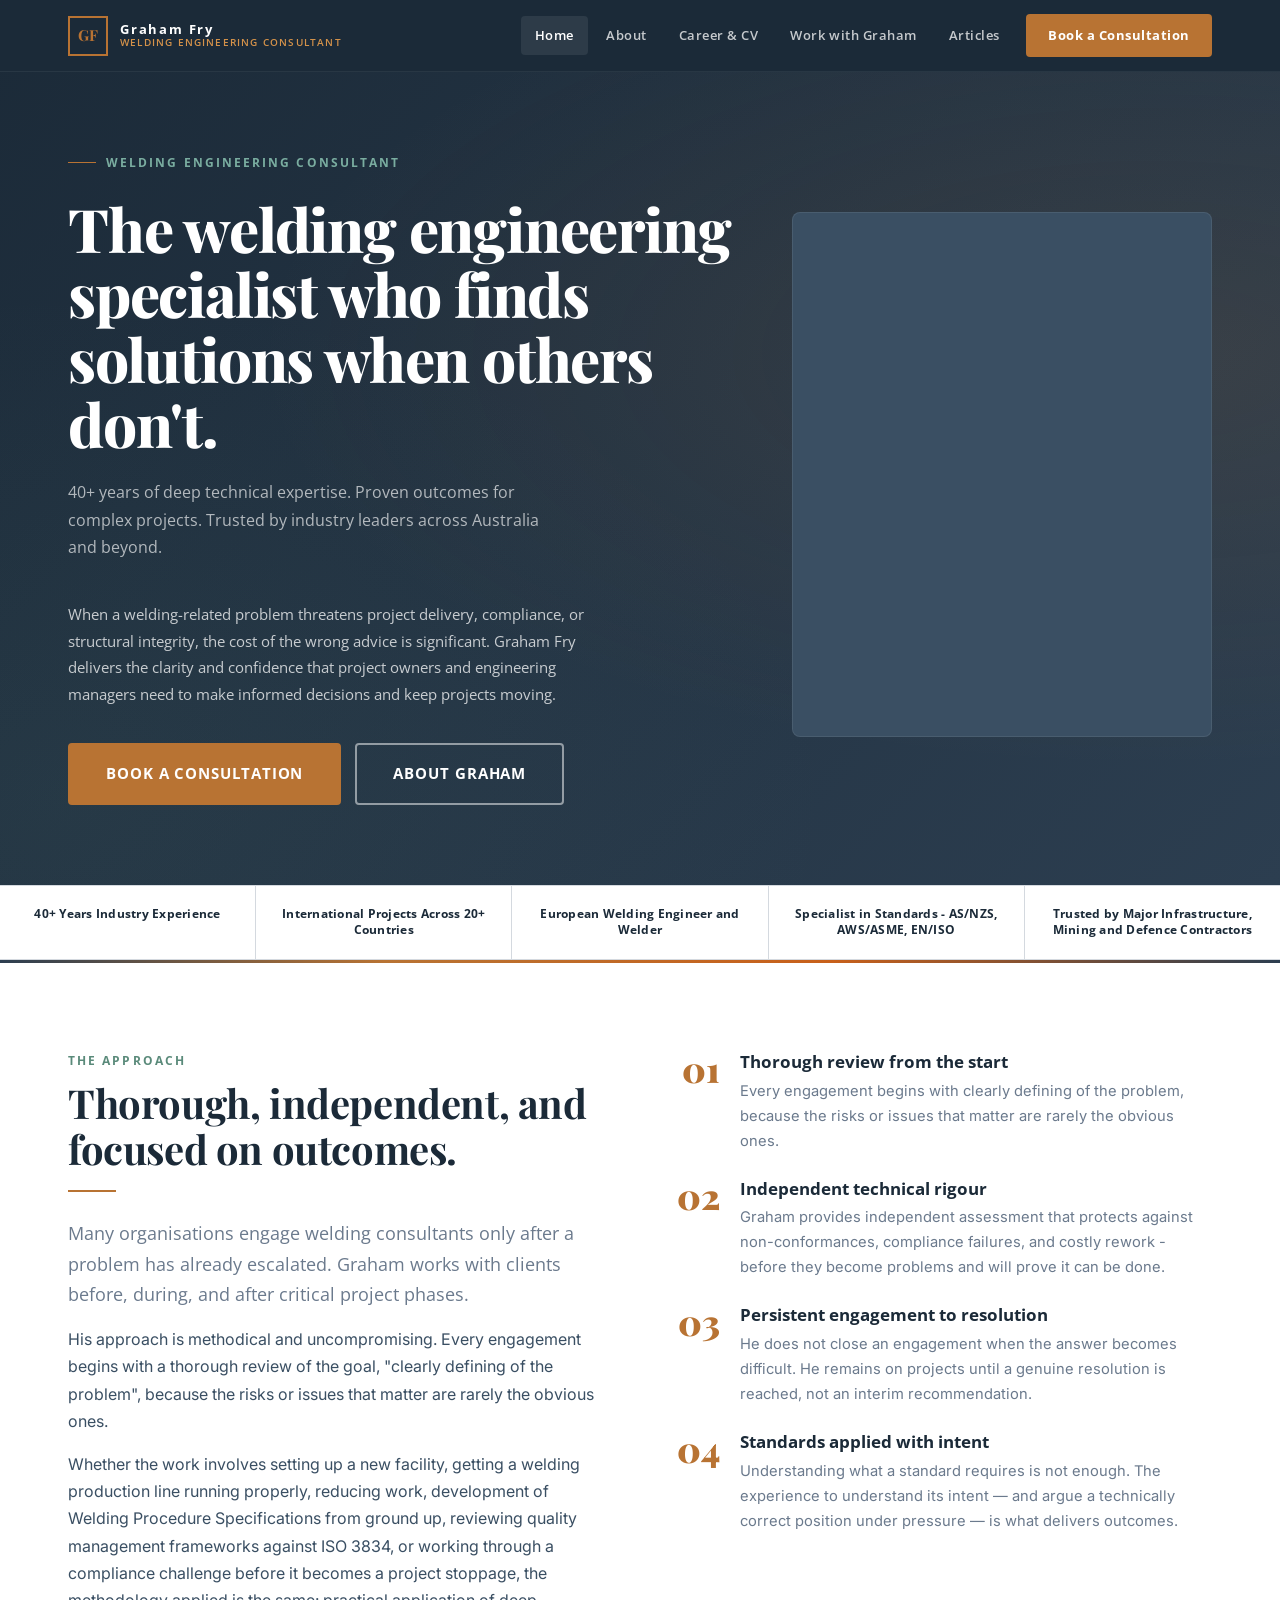
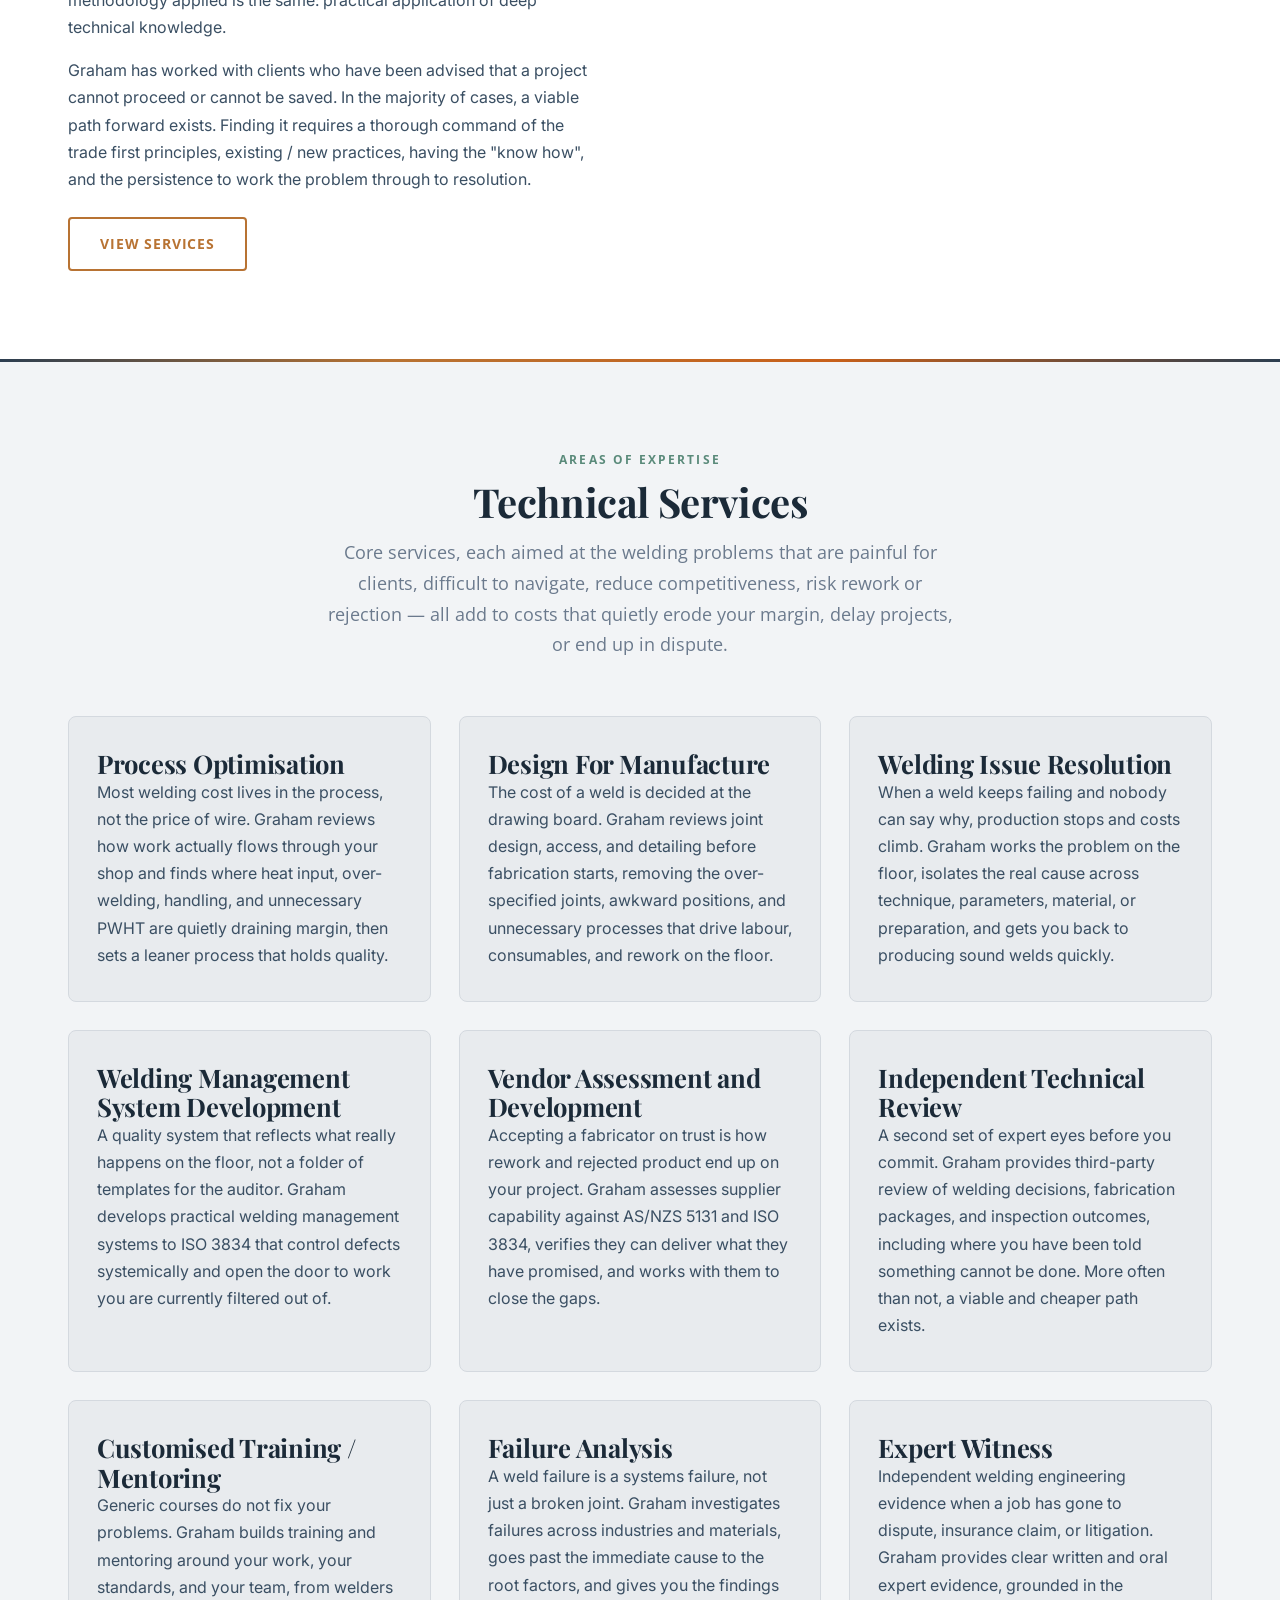
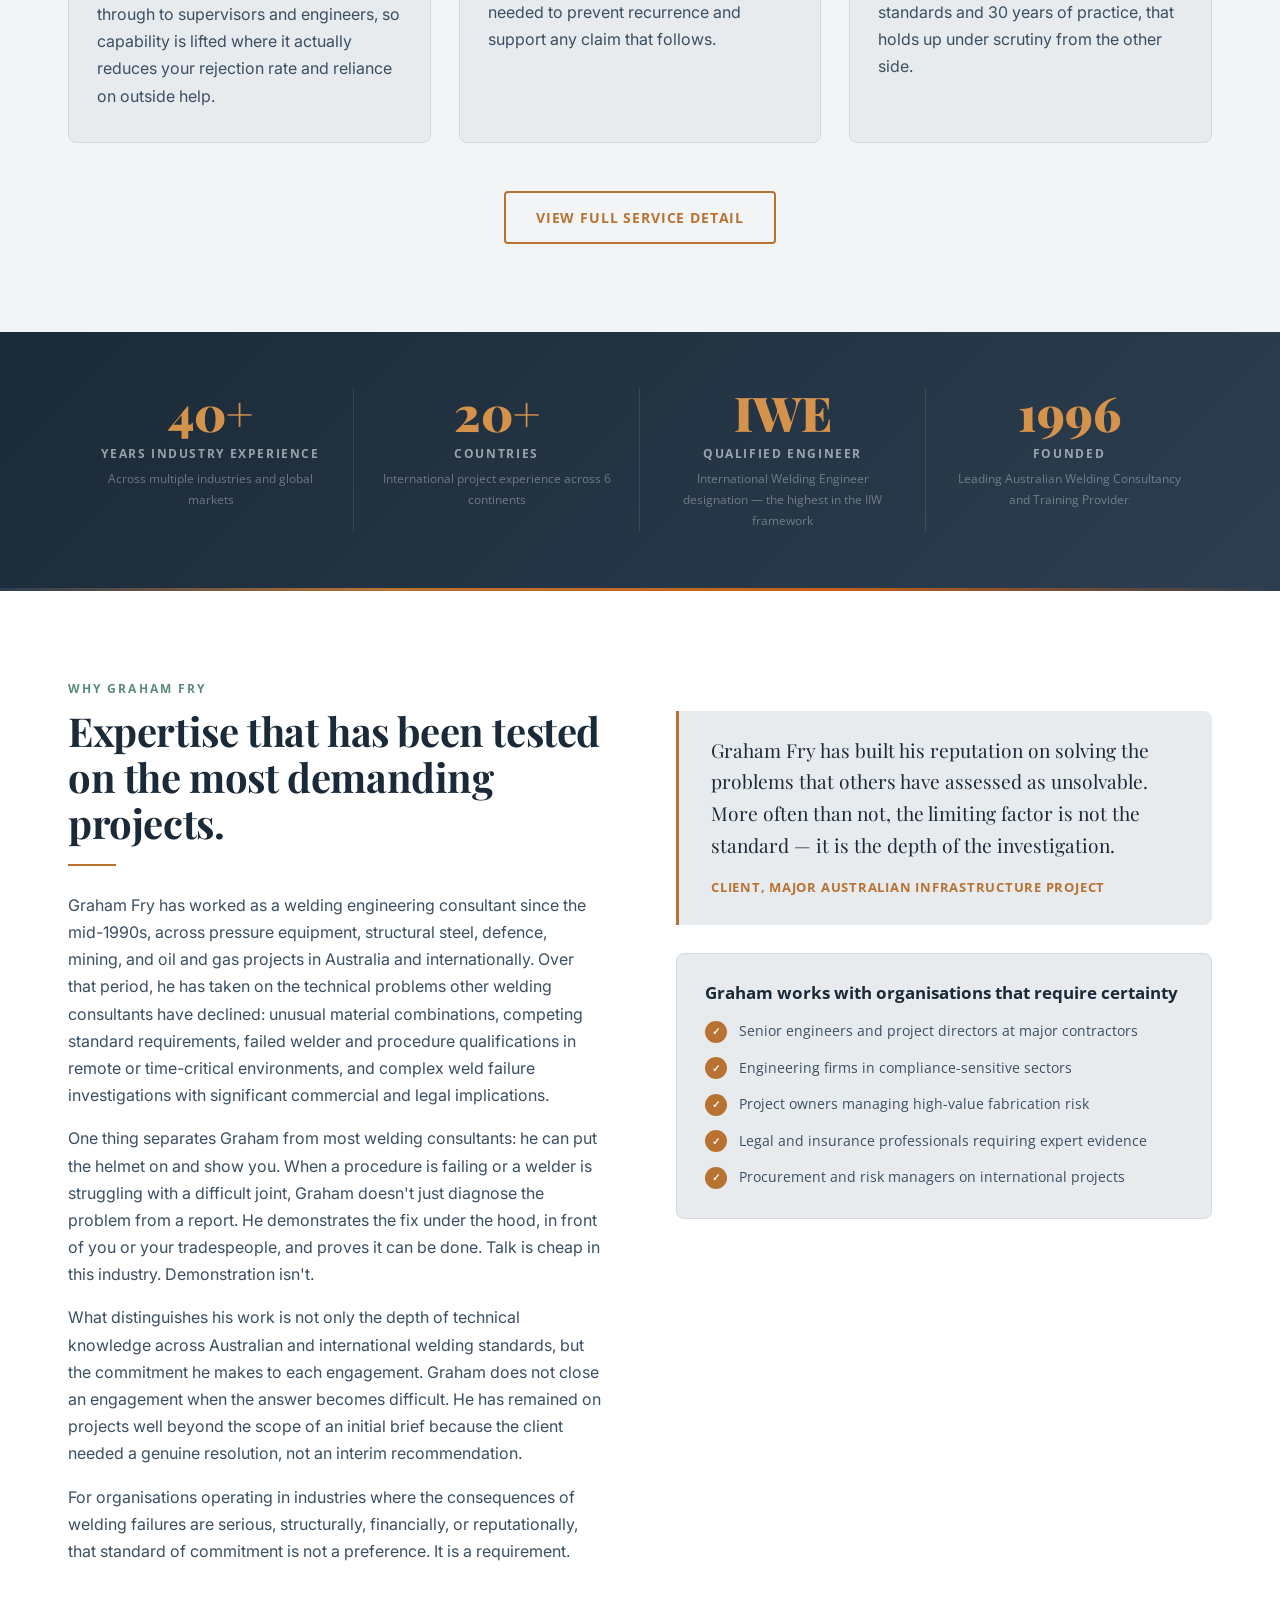
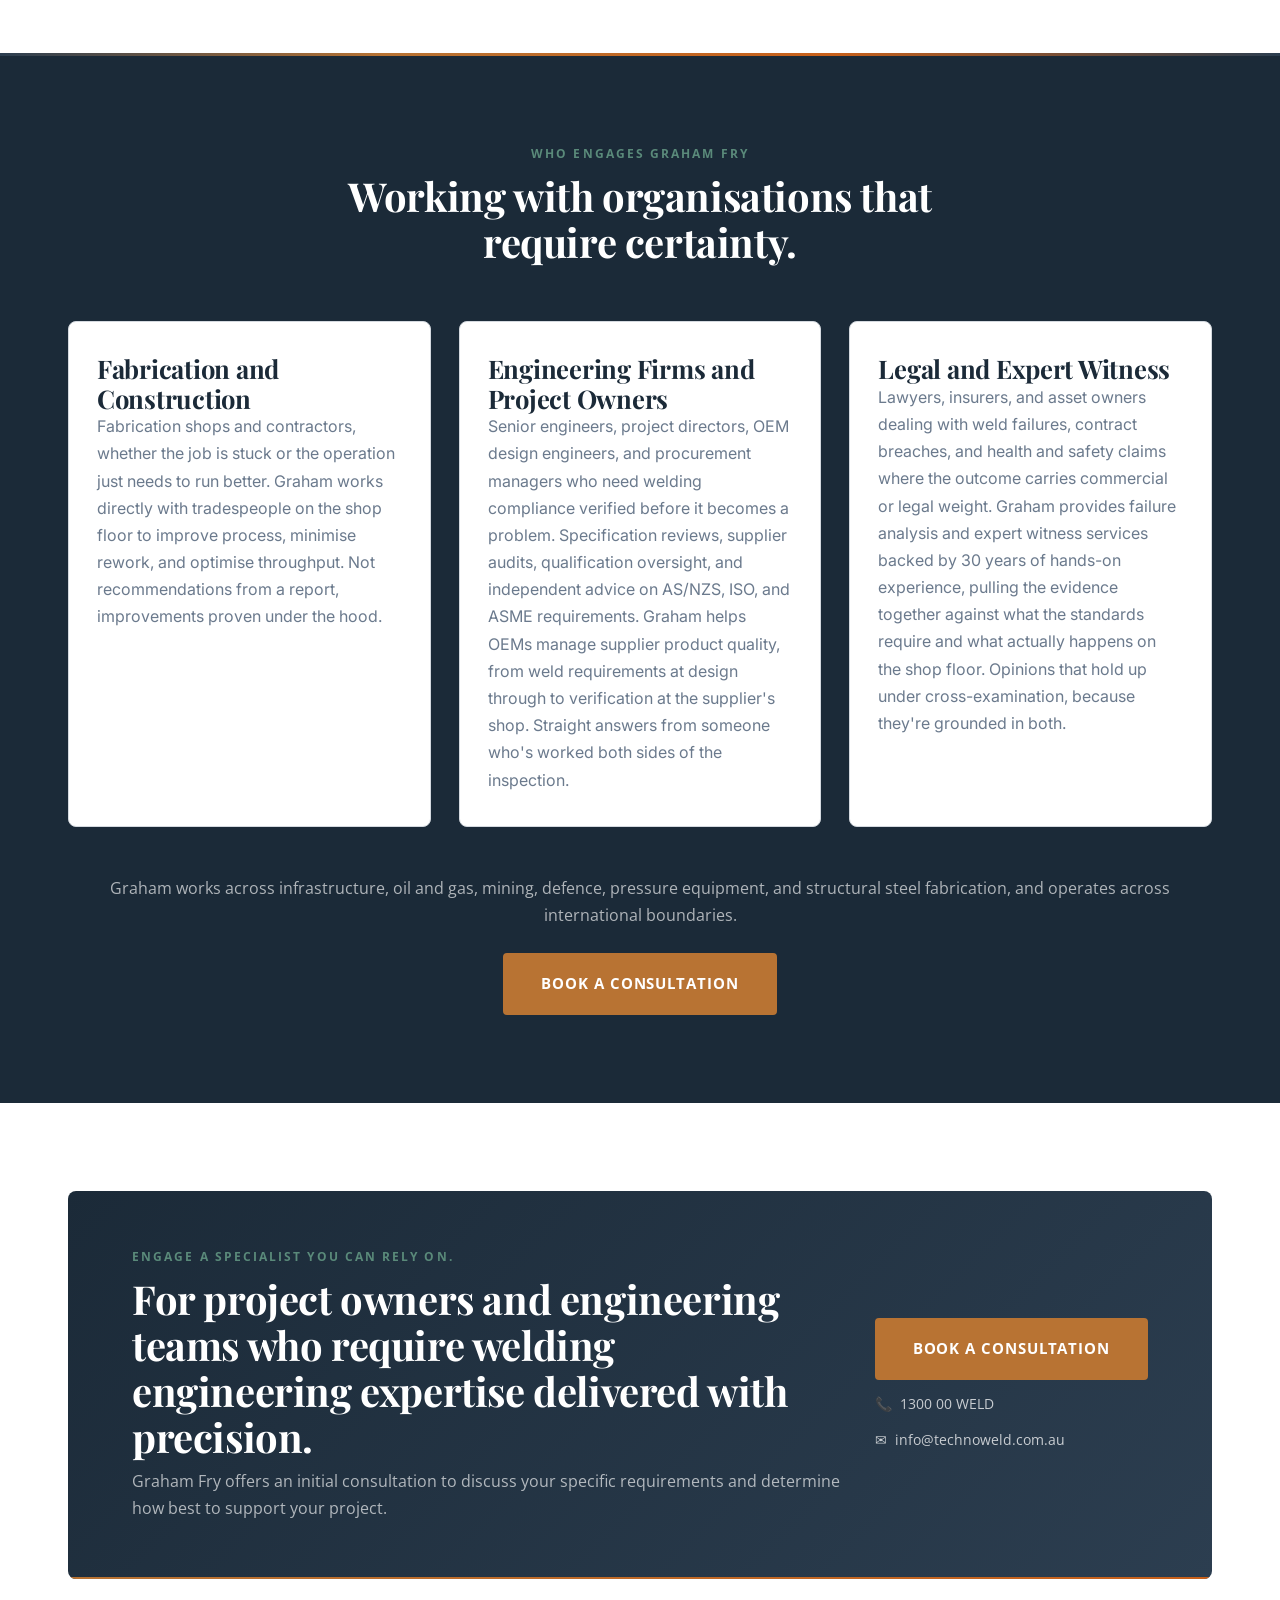
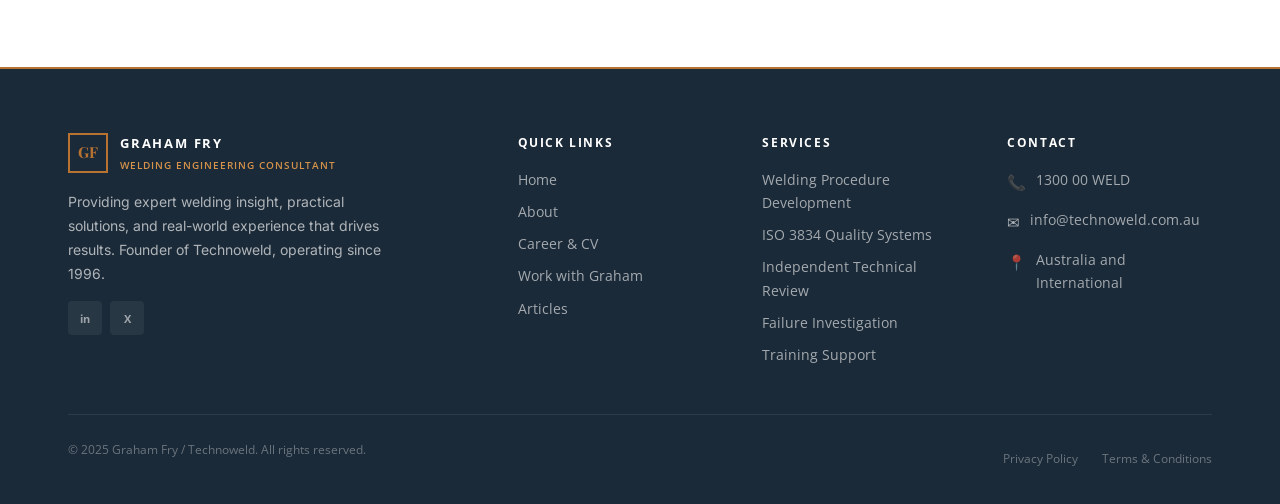
<file: index.html>
<!DOCTYPE html>
<html lang="en-AU">
<head>
  <meta charset="UTF-8" />
  <meta name="viewport" content="width=device-width, initial-scale=1.0" />
  <title>Graham Fry — Welding Engineering Consultant</title>
  <meta name="description" content="Graham Fry is one of Australia's most experienced welding engineering consultants. 40+ years solving complex welding problems across infrastructure, mining, oil and gas, and defence." />
  <link rel="preconnect" href="https://fonts.googleapis.com" />
  <link rel="preconnect" href="https://fonts.gstatic.com" crossorigin />
  <link href="https://fonts.googleapis.com/css2?family=Playfair+Display:wght@700;800;900&family=Open+Sans:wght@300;400;500;600;700&family=Inter:wght@300;400;500;600;700&display=swap" rel="stylesheet" />
  <link rel="stylesheet" href="css/styles.css" />
</head>
<body>

  <!-- Navigation -->
  <nav class="nav" aria-label="Main navigation">
    <div class="nav__inner">
      <a href="index.html" class="nav__brand">
        <div class="brand-mark" aria-hidden="true">GF</div>
        <div class="nav__brand-text">
          <span class="nav__brand-name">Graham Fry</span>
          <span class="nav__brand-title">Welding Engineering Consultant</span>
        </div>
      </a>
      <div class="nav__links">
        <a href="index.html" class="active">Home</a>
        <a href="about.html">About</a>
        <a href="career.html">Career &amp; CV</a>
        <a href="work-with-graham.html">Work with Graham</a>
        <a href="blog.html">Articles</a>
        <a href="work-with-graham.html#contact" class="nav__cta">Book a Consultation</a>
      </div>
      <button class="nav__toggle" aria-label="Open menu" aria-expanded="false">
        <span></span><span></span><span></span>
      </button>
    </div>
  </nav>

  <div class="nav__mobile" role="navigation" aria-label="Mobile navigation">
    <a href="index.html">Home</a>
    <a href="about.html">About</a>
    <a href="career.html">Career &amp; CV</a>
    <a href="work-with-graham.html">Work with Graham</a>
    <a href="blog.html">Articles</a>
    <a href="work-with-graham.html#contact">Book a Consultation</a>
  </div>

  <!-- Hero -->
  <section class="hero" aria-labelledby="hero-heading">
    <div class="hero__grid">
      <div>
        <div class="hero__eyebrow">Welding Engineering Consultant</div>
        <h1 id="hero-heading">The welding engineering specialist who finds solutions when others don't.</h1>
        <p class="hero__sub">
          40+ years of deep technical expertise. Proven outcomes for complex projects.
          Trusted by industry leaders across Australia and beyond.
        </p>
        <p style="font-family:var(--font-sans);font-size:.95rem;color:rgba(255,255,255,.75);max-width:520px;margin-bottom:36px;line-height:1.75;">
          When a welding-related problem threatens project delivery, compliance, or structural
          integrity, the cost of the wrong advice is significant. Graham Fry delivers the
          clarity and confidence that project owners and engineering managers need to make
          informed decisions and keep projects moving.
        </p>
        <div class="hero__actions">
          <a href="work-with-graham.html#contact" class="btn btn-primary btn-lg">Book a Consultation</a>
          <a href="about.html" class="btn btn-outline btn-lg">About Graham</a>
        </div>
      </div>
      <div class="hero__image" aria-hidden="true">
        <div class="hero__image-placeholder">
          <video class="hero__video" autoplay muted loop playsinline preload="auto">
            <source src="assets/hero.mp4" type="video/mp4" />
          </video>
          <p>Graham Fry</p>
        </div>
      </div>
    </div>
  </section>

  <!-- Credibility strip -->
  <div class="cred-strip" role="list" aria-label="Key credentials">
    <div class="cred-item" role="listitem">
      <span class="cred-item__text">40+ Years Industry Experience</span>
    </div>
    <div class="cred-item" role="listitem">
      <span class="cred-item__text">International Projects Across 20+ Countries</span>
    </div>
    <div class="cred-item" role="listitem">
      <span class="cred-item__text">European Welding Engineer and Welder</span>
    </div>
    <div class="cred-item" role="listitem">
      <span class="cred-item__text">Specialist in Standards - AS/NZS, AWS/ASME, EN/ISO</span>
    </div>
    <div class="cred-item" role="listitem">
      <span class="cred-item__text">Trusted by Major Infrastructure, Mining and Defence Contractors</span>
    </div>
  </div>

  <hr class="divider-strip" />

  <!-- The Approach -->
  <section class="section" aria-labelledby="approach-heading">
    <div class="container">
      <div class="grid-2" style="gap:72px; align-items:start;">
        <div class="fade-up">
          <span class="section-label">The Approach</span>
          <h2 id="approach-heading">Thorough, independent, and focused on outcomes.</h2>
          <div class="divider"></div>
          <p class="lead">
            Many organisations engage welding consultants only after a problem has already
            escalated. Graham works with clients before, during, and after critical
            project phases.
          </p>
          <p>
            His approach is methodical and uncompromising. Every engagement begins with a
            thorough review of the goal, "clearly defining of the problem", because the
            risks or issues that matter are rarely the obvious ones.
          </p>
          <p>
            Whether the work involves setting up a new facility, getting a welding
            production line running properly, reducing work, development of Welding
            Procedure Specifications from ground up, reviewing quality management
            frameworks against ISO 3834, or working through a compliance challenge before
            it becomes a project stoppage, the methodology applied is the same: practical
            application of deep technical knowledge.
          </p>
          <p>
            Graham has worked with clients who have been advised that a project cannot
            proceed or cannot be saved. In the majority of cases, a viable path forward
            exists. Finding it requires a thorough command of the trade first principles,
            existing / new practices, having the "know how", and the persistence to work
            the problem through to resolution.
          </p>
          <div class="mt-24">
            <a href="work-with-graham.html" class="btn btn-outline-copper">View Services</a>
          </div>
        </div>
        <div class="fade-up">
          <div class="approach-steps">
            <div class="approach-step">
              <span class="approach-step__num">01</span>
              <div class="approach-step__content">
                <h4>Thorough review from the start</h4>
                <p>Every engagement begins with clearly defining of the problem, because the risks or issues that matter are rarely the obvious ones.</p>
              </div>
            </div>
            <div class="approach-step">
              <span class="approach-step__num">02</span>
              <div class="approach-step__content">
                <h4>Independent technical rigour</h4>
                <p>Graham provides independent assessment that protects against non-conformances, compliance failures, and costly rework - before they become problems and will prove it can be done.</p>
              </div>
            </div>
            <div class="approach-step">
              <span class="approach-step__num">03</span>
              <div class="approach-step__content">
                <h4>Persistent engagement to resolution</h4>
                <p>He does not close an engagement when the answer becomes difficult. He remains on projects until a genuine resolution is reached, not an interim recommendation.</p>
              </div>
            </div>
            <div class="approach-step">
              <span class="approach-step__num">04</span>
              <div class="approach-step__content">
                <h4>Standards applied with intent</h4>
                <p>Understanding what a standard requires is not enough. The experience to understand its intent — and argue a technically correct position under pressure — is what delivers outcomes.</p>
              </div>
            </div>
          </div>
        </div>
      </div>
    </div>
  </section>

  <hr class="divider-strip" />

  <!-- Areas of Expertise -->
  <section class="section section--steel" aria-labelledby="expertise-heading">
    <div class="container">
      <div class="section-head fade-up">
        <span class="section-label">Areas of Expertise</span>
        <h2 id="expertise-heading">Technical Services</h2>
        <p class="lead">
          Core services, each aimed at the welding problems that are painful for clients,
          difficult to navigate, reduce competitiveness, risk rework or rejection — all add
          to costs that quietly erode your margin, delay projects, or end up in dispute.
        </p>
      </div>

      <div class="grid-3">
        <div class="card fade-up">
          <h3>Process Optimisation</h3>
          <p>Most welding cost lives in the process, not the price of wire. Graham reviews how work actually flows through your shop and finds where heat input, over-welding, handling, and unnecessary PWHT are quietly draining margin, then sets a leaner process that holds quality.</p>
        </div>
        <div class="card fade-up">
          <h3>Design For Manufacture</h3>
          <p>The cost of a weld is decided at the drawing board. Graham reviews joint design, access, and detailing before fabrication starts, removing the over-specified joints, awkward positions, and unnecessary processes that drive labour, consumables, and rework on the floor.</p>
        </div>
        <div class="card fade-up">
          <h3>Welding Issue Resolution</h3>
          <p>When a weld keeps failing and nobody can say why, production stops and costs climb. Graham works the problem on the floor, isolates the real cause across technique, parameters, material, or preparation, and gets you back to producing sound welds quickly.</p>
        </div>
        <div class="card fade-up">
          <h3>Welding Management System Development</h3>
          <p>A quality system that reflects what really happens on the floor, not a folder of templates for the auditor. Graham develops practical welding management systems to ISO 3834 that control defects systemically and open the door to work you are currently filtered out of.</p>
        </div>
        <div class="card fade-up">
          <h3>Vendor Assessment and Development</h3>
          <p>Accepting a fabricator on trust is how rework and rejected product end up on your project. Graham assesses supplier capability against AS/NZS 5131 and ISO 3834, verifies they can deliver what they have promised, and works with them to close the gaps.</p>
        </div>
        <div class="card fade-up">
          <h3>Independent Technical Review</h3>
          <p>A second set of expert eyes before you commit. Graham provides third-party review of welding decisions, fabrication packages, and inspection outcomes, including where you have been told something cannot be done. More often than not, a viable and cheaper path exists.</p>
        </div>
        <div class="card fade-up">
          <h3>Customised Training / Mentoring</h3>
          <p>Generic courses do not fix your problems. Graham builds training and mentoring around your work, your standards, and your team, from welders through to supervisors and engineers, so capability is lifted where it actually reduces your rejection rate and reliance on outside help.</p>
        </div>
        <div class="card fade-up">
          <h3>Failure Analysis</h3>
          <p>A weld failure is a systems failure, not just a broken joint. Graham investigates failures across industries and materials, goes past the immediate cause to the root factors, and gives you the findings needed to prevent recurrence and support any claim that follows.</p>
        </div>
        <div class="card fade-up">
          <h3>Expert Witness</h3>
          <p>Independent welding engineering evidence when a job has gone to dispute, insurance claim, or litigation. Graham provides clear written and oral expert evidence, grounded in the standards and 30 years of practice, that holds up under scrutiny from the other side.</p>
        </div>
      </div>

      <div class="text-center mt-48 fade-up">
        <a href="work-with-graham.html" class="btn btn-outline-copper">View Full Service Detail</a>
      </div>
    </div>
  </section>

  <!-- Stats Band -->
  <div class="stats-band">
    <div class="container">
      <div class="stats-grid">
        <div class="stat-item">
          <span class="stat-num">40+</span>
          <span class="stat-label">Years Industry Experience</span>
          <p class="stat-sublabel">Across multiple industries and global markets</p>
        </div>
        <div class="stat-item">
          <span class="stat-num">20+</span>
          <span class="stat-label">Countries</span>
          <p class="stat-sublabel">International project experience across 6 continents</p>
        </div>
        <div class="stat-item">
          <span class="stat-num">IWE</span>
          <span class="stat-label">Qualified Engineer</span>
          <p class="stat-sublabel">International Welding Engineer designation — the highest in the IIW framework</p>
        </div>
        <div class="stat-item">
          <span class="stat-num">1996</span>
          <span class="stat-label">Founded</span>
          <p class="stat-sublabel">Leading Australian Welding Consultancy and Training Provider</p>
        </div>
      </div>
    </div>
  </div>

  <hr class="divider-strip" />

  <!-- Why Graham Fry -->
  <section class="section" aria-labelledby="why-heading">
    <div class="container">
      <div class="grid-2" style="gap:72px; align-items:start;">
        <div class="fade-up">
          <span class="section-label">Why Graham Fry</span>
          <h2 id="why-heading">Expertise that has been tested on the most demanding projects.</h2>
          <div class="divider"></div>
          <p>
            Graham Fry has worked as a welding engineering consultant since the mid-1990s,
            across pressure equipment, structural steel, defence, mining, and oil and gas
            projects in Australia and internationally. Over that period, he has taken on the
            technical problems other welding consultants have declined: unusual material
            combinations, competing standard requirements, failed welder and procedure
            qualifications in remote or time-critical environments, and complex weld failure
            investigations with significant commercial and legal implications.
          </p>
          <p>
            One thing separates Graham from most welding consultants: he can put the helmet
            on and show you. When a procedure is failing or a welder is struggling with a
            difficult joint, Graham doesn't just diagnose the problem from a report. He
            demonstrates the fix under the hood, in front of you or your tradespeople, and
            proves it can be done. Talk is cheap in this industry. Demonstration isn't.
          </p>
          <p>
            What distinguishes his work is not only the depth of technical knowledge across
            Australian and international welding standards, but the commitment he makes to
            each engagement. Graham does not close an engagement when the answer becomes
            difficult. He has remained on projects well beyond the scope of an initial brief
            because the client needed a genuine resolution, not an interim recommendation.
          </p>
          <p>
            For organisations operating in industries where the consequences of welding
            failures are serious, structurally, financially, or reputationally, that standard
            of commitment is not a preference. It is a requirement.
          </p>
        </div>
        <div class="fade-up">
          <div class="quote-block" style="margin-bottom:28px;">
            <p>Graham Fry has built his reputation on solving the problems that others have assessed as unsolvable. More often than not, the limiting factor is not the standard — it is the depth of the investigation.</p>
            <cite>Client, Major Australian Infrastructure Project</cite>
          </div>

          <div style="background:var(--bright-steel); border-radius:var(--radius-lg); padding:28px; border:1px solid var(--border);">
            <h4 style="margin-bottom:16px;">Graham works with organisations that require certainty</h4>
            <div style="display:flex; flex-direction:column; gap:12px;">
              <div class="checklist-item">Senior engineers and project directors at major contractors</div>
              <div class="checklist-item">Engineering firms in compliance-sensitive sectors</div>
              <div class="checklist-item">Project owners managing high-value fabrication risk</div>
              <div class="checklist-item">Legal and insurance professionals requiring expert evidence</div>
              <div class="checklist-item">Procurement and risk managers on international projects</div>
            </div>
          </div>
        </div>
      </div>
    </div>
  </section>

  <hr class="divider-strip" />

  <!-- Who Engages Graham -->
  <section class="section section--dark" aria-labelledby="who-heading">
    <div class="container">
      <div class="section-head">
        <span class="section-label">Who Engages Graham Fry</span>
        <h2 id="who-heading">Working with organisations that require certainty.</h2>
      </div>
      <div class="grid-3 fade-up">
        <div class="card card--white">
          <h3>Fabrication and Construction</h3>
          <p>Fabrication shops and contractors, whether the job is stuck or the operation just needs to run better. Graham works directly with tradespeople on the shop floor to improve process, minimise rework, and optimise throughput. Not recommendations from a report, improvements proven under the hood.</p>
        </div>
        <div class="card card--white">
          <h3>Engineering Firms and Project Owners</h3>
          <p>Senior engineers, project directors, OEM design engineers, and procurement managers who need welding compliance verified before it becomes a problem. Specification reviews, supplier audits, qualification oversight, and independent advice on AS/NZS, ISO, and ASME requirements. Graham helps OEMs manage supplier product quality, from weld requirements at design through to verification at the supplier's shop. Straight answers from someone who's worked both sides of the inspection.</p>
        </div>
        <div class="card card--white">
          <h3>Legal and Expert Witness</h3>
          <p>Lawyers, insurers, and asset owners dealing with weld failures, contract breaches, and health and safety claims where the outcome carries commercial or legal weight. Graham provides failure analysis and expert witness services backed by 30 years of hands-on experience, pulling the evidence together against what the standards require and what actually happens on the shop floor. Opinions that hold up under cross-examination, because they're grounded in both.</p>
        </div>
      </div>
      <div class="text-center mt-48 fade-up">
        <p style="color:rgba(255,255,255,.65);font-family:var(--font-sans);margin-bottom:24px;">
          Graham works across infrastructure, oil and gas, mining, defence, pressure equipment, and structural steel
          fabrication, and operates across international boundaries.
        </p>
        <a href="work-with-graham.html#contact" class="btn btn-primary btn-lg">Book a Consultation</a>
      </div>
    </div>
  </section>

  <!-- Final CTA -->
  <section class="section">
    <div class="container">
      <div class="cta-banner fade-up">
        <div>
          <span class="section-label">Engage a specialist you can rely on.</span>
          <h2>For project owners and engineering teams who require welding engineering expertise delivered with precision.</h2>
          <p>Graham Fry offers an initial consultation to discuss your specific requirements and determine how best to support your project.</p>
        </div>
        <div style="flex-shrink:0; display:flex; flex-direction:column; gap:12px; align-items:flex-start;">
          <a href="work-with-graham.html#contact" class="btn btn-primary btn-lg">Book a Consultation</a>
          <a href="tel:1300009353" style="font-family:var(--font-sans);font-size:.875rem;color:rgba(255,255,255,.75);display:flex;align-items:center;gap:8px;">
            <span aria-hidden="true">📞</span> 1300 00 WELD
          </a>
          <a href="mailto:info@technoweld.com.au" style="font-family:var(--font-sans);font-size:.875rem;color:rgba(255,255,255,.75);display:flex;align-items:center;gap:8px;">
            <span aria-hidden="true">✉</span> info@technoweld.com.au
          </a>
        </div>
      </div>
    </div>
  </section>

  <!-- Footer -->
  <footer class="footer">
    <div class="footer__inner">
      <div class="footer__grid">
        <div>
          <div class="footer__brand">
            <div class="brand-mark" aria-hidden="true">GF</div>
            <div class="footer__brand-text-wrap">
              <span class="footer__brand-name">Graham Fry</span>
              <span class="footer__brand-title">Welding Engineering Consultant</span>
            </div>
          </div>
          <p class="footer__desc">
            Providing expert welding insight, practical solutions, and real-world
            experience that drives results. Founder of Technoweld, operating since 1996.
          </p>
          <div class="footer__social mt-16">
            <a href="#" aria-label="LinkedIn">in</a>
            <a href="#" aria-label="X (formerly Twitter)">X</a>
          </div>
        </div>
        <div>
          <p class="footer__heading">Quick Links</p>
          <div class="footer__links">
            <a href="index.html">Home</a>
            <a href="about.html">About</a>
            <a href="career.html">Career &amp; CV</a>
            <a href="work-with-graham.html">Work with Graham</a>
            <a href="blog.html">Articles</a>
          </div>
        </div>
        <div>
          <p class="footer__heading">Services</p>
          <div class="footer__links">
            <a href="work-with-graham.html">Welding Procedure Development</a>
            <a href="work-with-graham.html">ISO 3834 Quality Systems</a>
            <a href="work-with-graham.html">Independent Technical Review</a>
            <a href="work-with-graham.html">Failure Investigation</a>
            <a href="work-with-graham.html">Training Support</a>
          </div>
        </div>
        <div>
          <p class="footer__heading">Contact</p>
          <div class="footer__contact-item">
            <span class="footer__contact-icon" aria-hidden="true">📞</span>
            <span class="footer__contact-text"><a href="tel:1300009353">1300 00 WELD</a></span>
          </div>
          <div class="footer__contact-item">
            <span class="footer__contact-icon" aria-hidden="true">✉</span>
            <span class="footer__contact-text"><a href="mailto:info@technoweld.com.au">info@technoweld.com.au</a></span>
          </div>
          <div class="footer__contact-item">
            <span class="footer__contact-icon" aria-hidden="true">📍</span>
            <span class="footer__contact-text">Australia and International</span>
          </div>
        </div>
      </div>
      <div class="footer__bottom">
        <p class="footer__copy">&copy; 2025 Graham Fry / Technoweld. All rights reserved.</p>
        <div class="footer__legal">
          <a href="#">Privacy Policy</a>
          <a href="#">Terms &amp; Conditions</a>
        </div>
      </div>
    </div>
  </footer>

  <script src="js/main.js"></script>
</body>
</html>
</file>
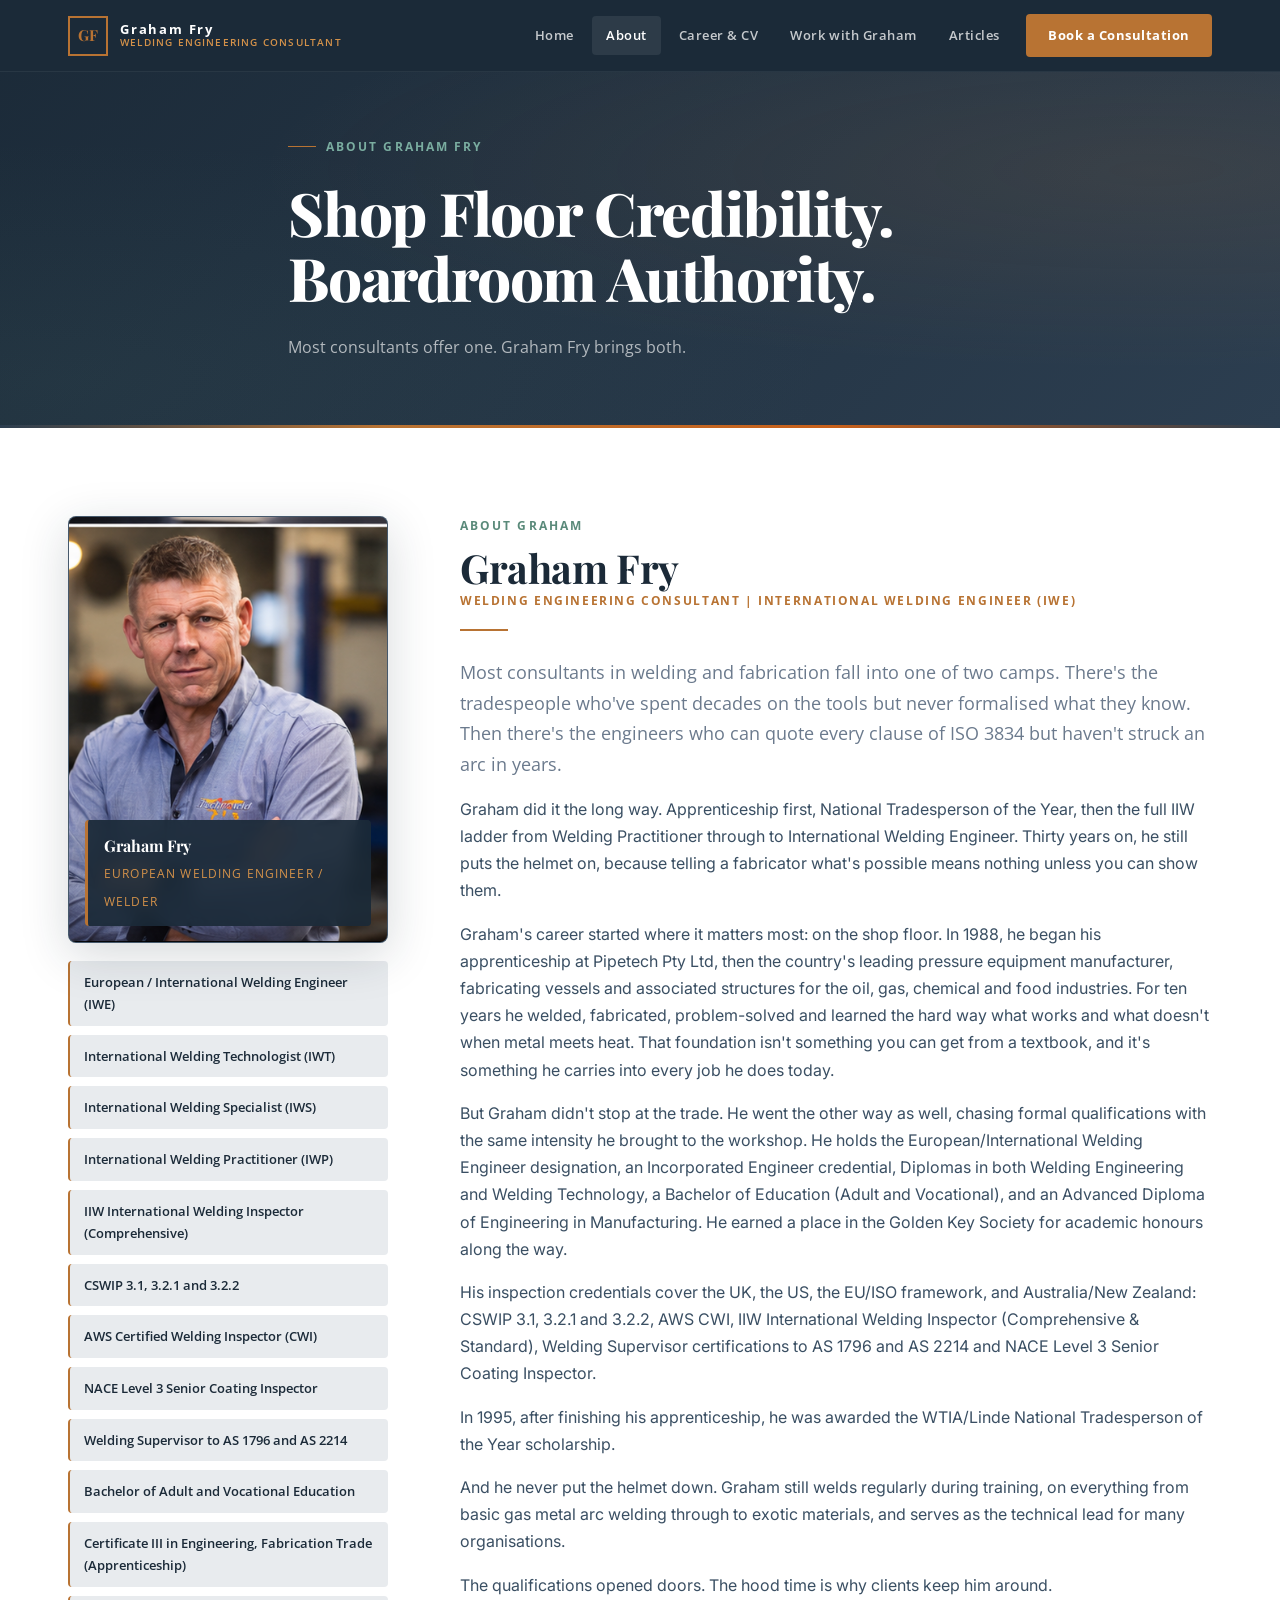
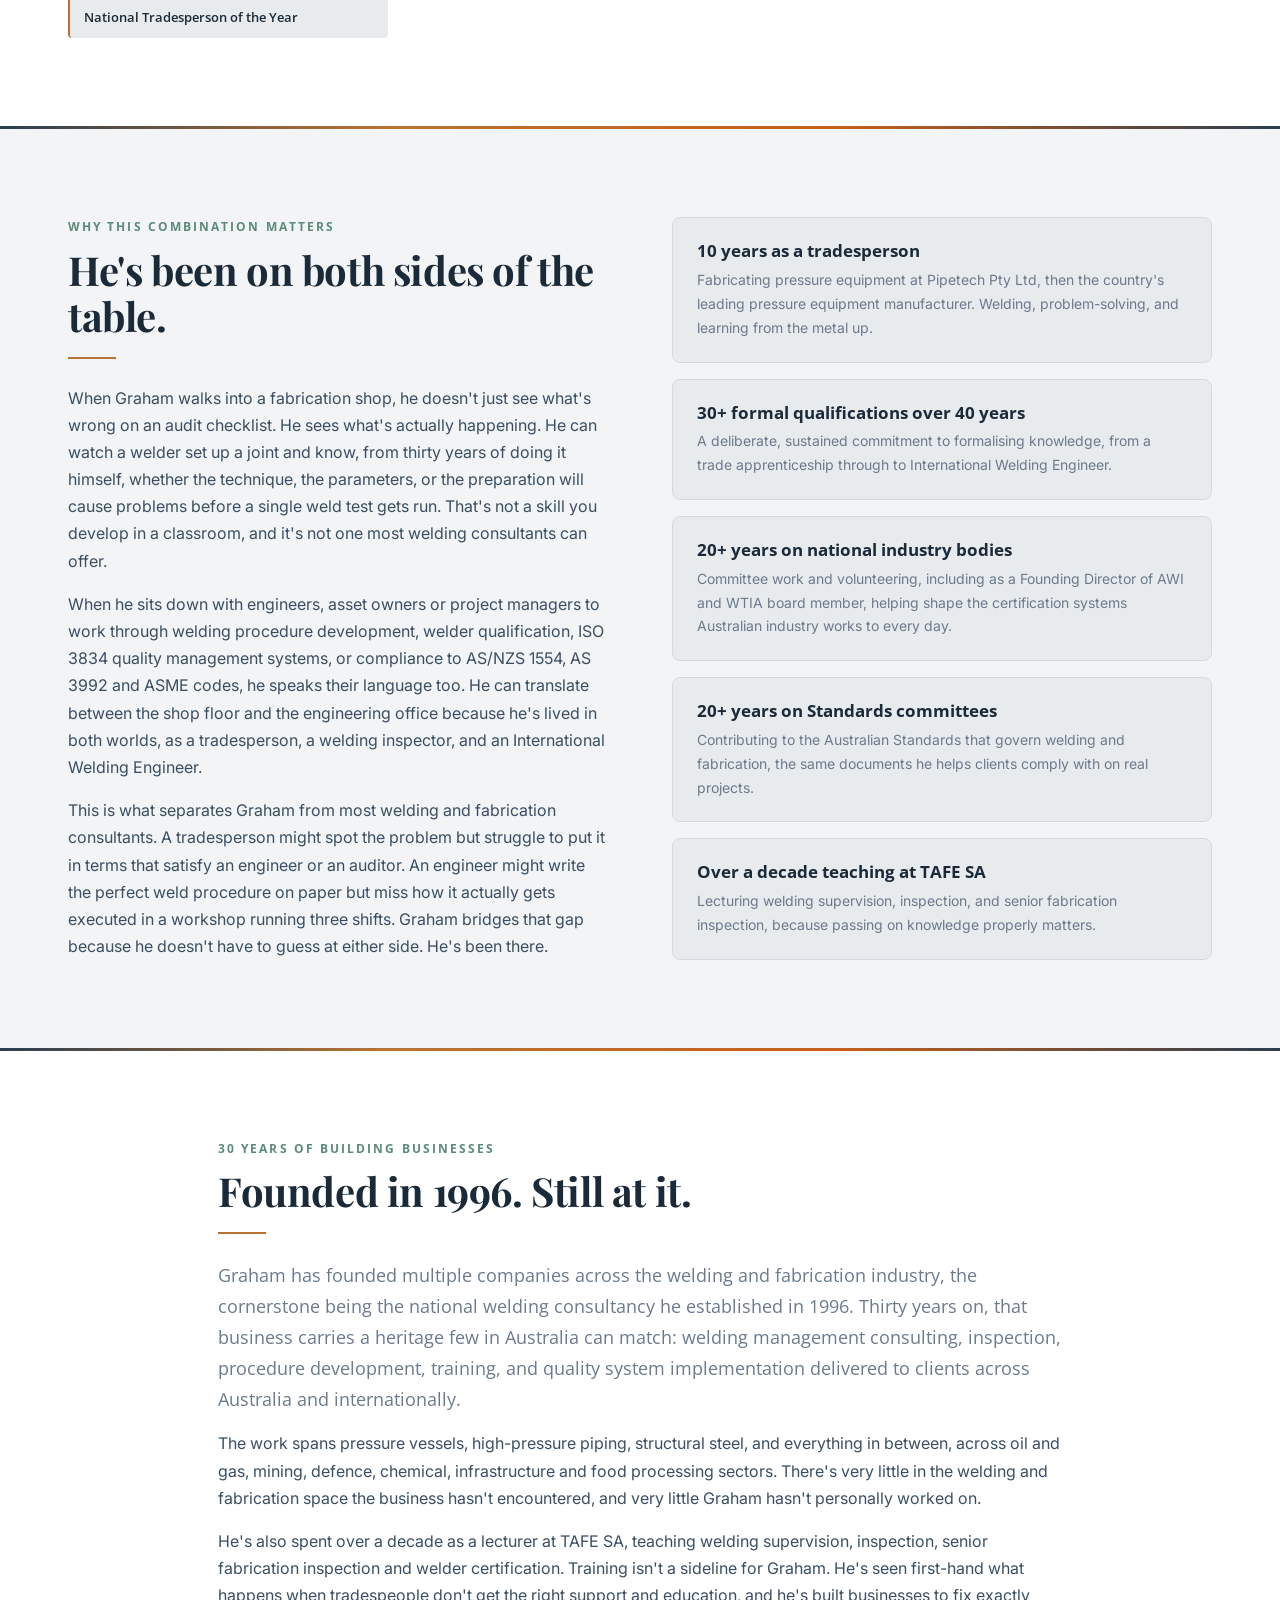
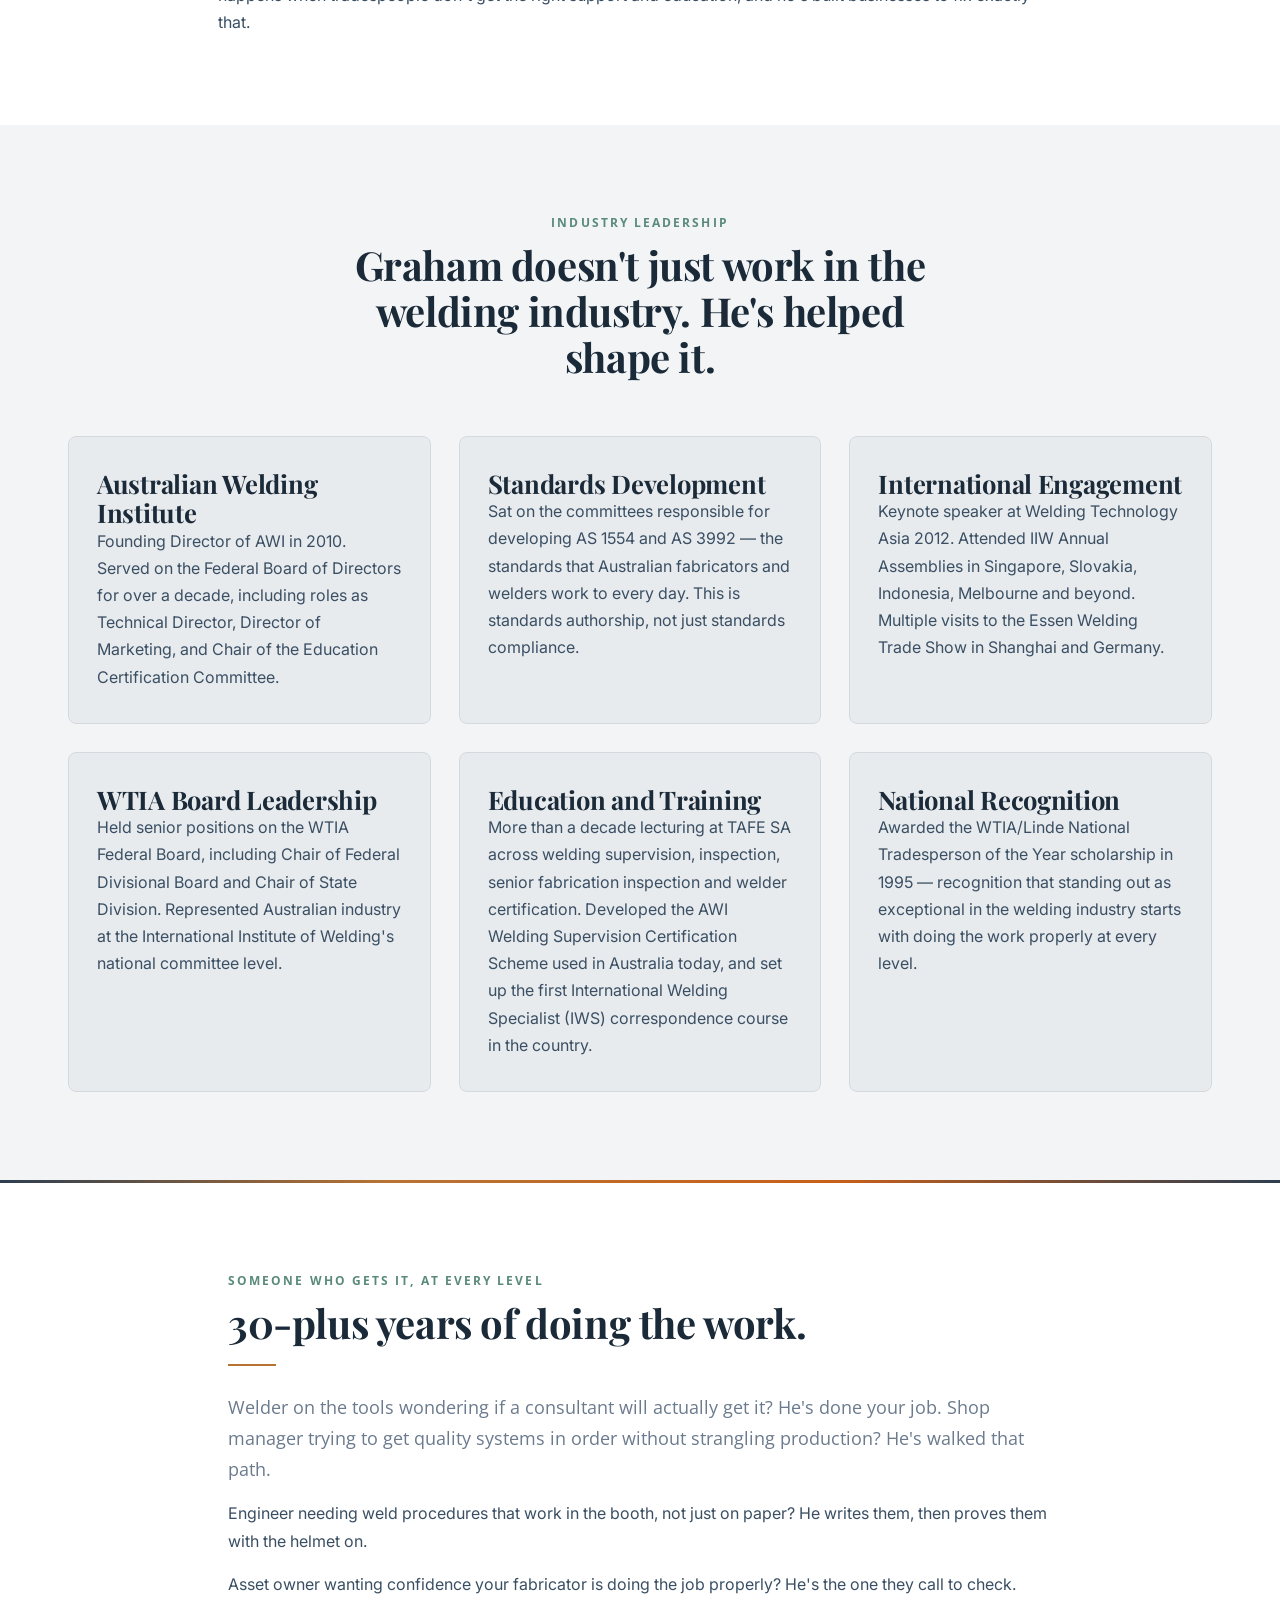
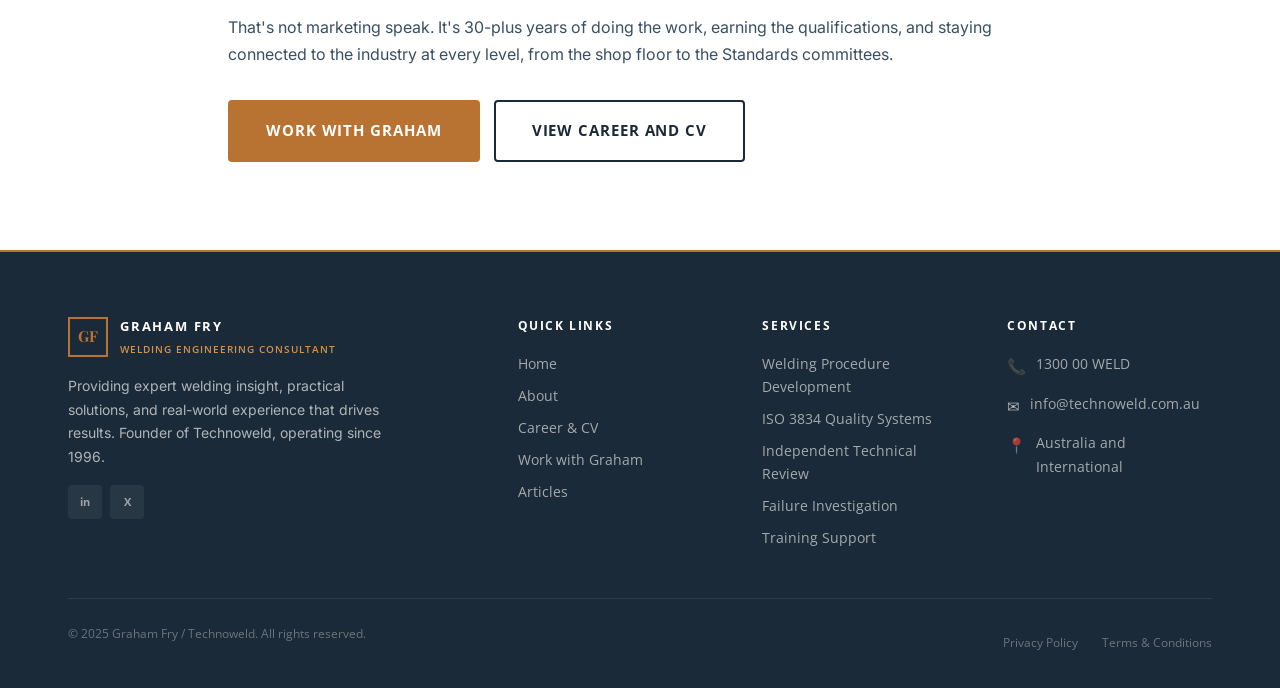
<file: about.html>
<!DOCTYPE html>
<html lang="en-AU">
<head>
  <meta charset="UTF-8" />
  <meta name="viewport" content="width=device-width, initial-scale=1.0" />
  <title>About Graham Fry — Welding Engineering Consultant</title>
  <meta name="description" content="Graham Fry combines 40+ years on the shop floor with formal engineering credentials. Founder of Technoweld, IWE-qualified, WTIA/AWI board director, TAFESA lecturer." />
  <link rel="preconnect" href="https://fonts.googleapis.com" />
  <link rel="preconnect" href="https://fonts.gstatic.com" crossorigin />
  <link href="https://fonts.googleapis.com/css2?family=Playfair+Display:wght@700;800;900&family=Open+Sans:wght@300;400;500;600;700&family=Inter:wght@300;400;500;600;700&display=swap" rel="stylesheet" />
  <link rel="stylesheet" href="css/styles.css" />
</head>
<body>

  <!-- Navigation -->
  <nav class="nav" aria-label="Main navigation">
    <div class="nav__inner">
      <a href="index.html" class="nav__brand">
        <div class="brand-mark" aria-hidden="true">GF</div>
        <div class="nav__brand-text">
          <span class="nav__brand-name">Graham Fry</span>
          <span class="nav__brand-title">Welding Engineering Consultant</span>
        </div>
      </a>
      <div class="nav__links">
        <a href="index.html">Home</a>
        <a href="about.html" class="active">About</a>
        <a href="career.html">Career &amp; CV</a>
        <a href="work-with-graham.html">Work with Graham</a>
        <a href="blog.html">Articles</a>
        <a href="work-with-graham.html#contact" class="nav__cta">Book a Consultation</a>
      </div>
      <button class="nav__toggle" aria-label="Open menu" aria-expanded="false">
        <span></span><span></span><span></span>
      </button>
    </div>
  </nav>

  <div class="nav__mobile" role="navigation" aria-label="Mobile navigation">
    <a href="index.html">Home</a>
    <a href="about.html">About</a>
    <a href="career.html">Career &amp; CV</a>
    <a href="work-with-graham.html">Work with Graham</a>
    <a href="blog.html">Articles</a>
    <a href="work-with-graham.html#contact">Book a Consultation</a>
  </div>

  <!-- Hero -->
  <section class="hero hero--short" aria-labelledby="about-hero-heading">
    <div class="hero__grid">
      <div>
        <div class="hero__eyebrow">About Graham Fry</div>
        <h1 id="about-hero-heading">Shop Floor Credibility. Boardroom Authority.</h1>
        <p class="hero__sub">
          Most consultants offer one. Graham Fry brings both.
        </p>
      </div>
    </div>
  </section>

  <hr class="divider-strip" />

  <!-- Bio: Opening -->
  <section class="section" aria-labelledby="bio-intro-heading">
    <div class="container">
      <div class="bio-layout">

        <div class="bio-photo fade-up">
          <div class="bio-photo__frame">
            <img src="assets/graham-fry-portrait.png" alt="Graham Fry, European Welding Engineer / Welder" class="bio-photo__img" />
            <div class="bio-photo__badge">
              <span class="bio-photo__badge-name">Graham Fry</span>
              <span class="bio-photo__badge-title">European Welding Engineer / Welder</span>
            </div>
          </div>
          <div class="bio-credentials">
            <div class="credential-item"><span>European / International Welding Engineer (IWE)</span></div>
            <div class="credential-item"><span>International Welding Technologist (IWT)</span></div>
            <div class="credential-item"><span>International Welding Specialist (IWS)</span></div>
            <div class="credential-item"><span>International Welding Practitioner (IWP)</span></div>
            <div class="credential-item"><span>IIW International Welding Inspector (Comprehensive)</span></div>
            <div class="credential-item"><span>CSWIP 3.1, 3.2.1 and 3.2.2</span></div>
            <div class="credential-item"><span>AWS Certified Welding Inspector (CWI)</span></div>
            <div class="credential-item"><span>NACE Level 3 Senior Coating Inspector</span></div>
            <div class="credential-item"><span>Welding Supervisor to AS 1796 and AS 2214</span></div>
            <div class="credential-item"><span>Bachelor of Adult and Vocational Education</span></div>
            <div class="credential-item"><span>Certificate III in Engineering, Fabrication Trade (Apprenticeship)</span></div>
            <div class="credential-item"><span>National Tradesperson of the Year</span></div>
          </div>
        </div>

        <div class="fade-up">
          <span class="section-label">About Graham</span>
          <h2 id="bio-intro-heading">Graham Fry</h2>
          <p style="font-family:var(--font-sans);font-size:.72rem;font-weight:700;letter-spacing:.14em;text-transform:uppercase;color:var(--copper);margin-bottom:0;">Welding Engineering Consultant | International Welding Engineer (IWE)</p>
          <div class="divider"></div>

          <p class="lead">
            Most consultants in welding and fabrication fall into one of two camps. There's the
            tradespeople who've spent decades on the tools but never formalised what they know.
            Then there's the engineers who can quote every clause of ISO 3834 but haven't struck
            an arc in years.
          </p>

          <p>
            Graham did it the long way. Apprenticeship first, National Tradesperson of the Year,
            then the full IIW ladder from Welding Practitioner through to International Welding
            Engineer. Thirty years on, he still puts the helmet on, because telling a fabricator
            what's possible means nothing unless you can show them.
          </p>

          <p>
            Graham's career started where it matters most: on the shop floor. In 1988, he began
            his apprenticeship at Pipetech Pty Ltd, then the country's leading pressure equipment
            manufacturer, fabricating vessels and associated structures for the oil, gas,
            chemical and food industries. For ten years he welded, fabricated, problem-solved
            and learned the hard way what works and what doesn't when metal meets heat. That
            foundation isn't something you can get from a textbook, and it's something he
            carries into every job he does today.
          </p>

          <p>
            But Graham didn't stop at the trade. He went the other way as well, chasing formal
            qualifications with the same intensity he brought to the workshop. He holds the
            European/International Welding Engineer designation, an Incorporated Engineer
            credential, Diplomas in both Welding Engineering and Welding Technology, a Bachelor
            of Education (Adult and Vocational), and an Advanced Diploma of Engineering in
            Manufacturing. He earned a place in the Golden Key Society for academic honours
            along the way.
          </p>

          <p>
            His inspection credentials cover the UK, the US, the EU/ISO framework, and
            Australia/New Zealand: CSWIP 3.1, 3.2.1 and 3.2.2, AWS CWI, IIW International
            Welding Inspector (Comprehensive &amp; Standard), Welding Supervisor certifications
            to AS 1796 and AS 2214 and NACE Level 3 Senior Coating Inspector.
          </p>

          <p>
            In 1995, after finishing his apprenticeship, he was awarded the WTIA/Linde National
            Tradesperson of the Year scholarship.
          </p>

          <p>
            And he never put the helmet down. Graham still welds regularly during training, on
            everything from basic gas metal arc welding through to exotic materials, and serves
            as the technical lead for many organisations.
          </p>

          <p>
            The qualifications opened doors. The hood time is why clients keep him around.
          </p>
        </div>
      </div>
    </div>
  </section>

  <hr class="divider-strip" />

  <!-- Why This Combination Matters -->
  <section class="section section--steel" aria-labelledby="combination-heading">
    <div class="container">
      <div class="grid-2" style="gap:64px; align-items:start;">
        <div class="fade-up">
          <span class="section-label">Why This Combination Matters</span>
          <h2 id="combination-heading">He's been on both sides of the table.</h2>
          <div class="divider"></div>
          <p>
            When Graham walks into a fabrication shop, he doesn't just see what's wrong on an
            audit checklist. He sees what's actually happening. He can watch a welder set up a
            joint and know, from thirty years of doing it himself, whether the technique, the
            parameters, or the preparation will cause problems before a single weld test gets
            run. That's not a skill you develop in a classroom, and it's not one most welding
            consultants can offer.
          </p>
          <p>
            When he sits down with engineers, asset owners or project managers to work through
            welding procedure development, welder qualification, ISO 3834 quality management
            systems, or compliance to AS/NZS 1554, AS 3992 and ASME codes, he speaks their
            language too. He can translate between the shop floor and the engineering office
            because he's lived in both worlds, as a tradesperson, a welding inspector, and an
            International Welding Engineer.
          </p>
          <p>
            This is what separates Graham from most welding and fabrication consultants. A
            tradesperson might spot the problem but struggle to put it in terms that satisfy
            an engineer or an auditor. An engineer might write the perfect weld procedure on
            paper but miss how it actually gets executed in a workshop running three shifts.
            Graham bridges that gap because he doesn't have to guess at either side. He's
            been there.
          </p>
        </div>
        <div class="fade-up">
          <div style="display:flex; flex-direction:column; gap:16px;">
            <div class="card" style="padding:22px 24px;">
              <h4 style="margin-bottom:6px;">10 years as a tradesperson</h4>
              <p style="font-size:.875rem;color:var(--text-light);margin:0;">Fabricating pressure equipment at Pipetech Pty Ltd, then the country's leading pressure equipment manufacturer. Welding, problem-solving, and learning from the metal up.</p>
            </div>
            <div class="card" style="padding:22px 24px;">
              <h4 style="margin-bottom:6px;">30+ formal qualifications over 40 years</h4>
              <p style="font-size:.875rem;color:var(--text-light);margin:0;">A deliberate, sustained commitment to formalising knowledge, from a trade apprenticeship through to International Welding Engineer.</p>
            </div>
            <div class="card" style="padding:22px 24px;">
              <h4 style="margin-bottom:6px;">20+ years on national industry bodies</h4>
              <p style="font-size:.875rem;color:var(--text-light);margin:0;">Committee work and volunteering, including as a Founding Director of AWI and WTIA board member, helping shape the certification systems Australian industry works to every day.</p>
            </div>
            <div class="card" style="padding:22px 24px;">
              <h4 style="margin-bottom:6px;">20+ years on Standards committees</h4>
              <p style="font-size:.875rem;color:var(--text-light);margin:0;">Contributing to the Australian Standards that govern welding and fabrication, the same documents he helps clients comply with on real projects.</p>
            </div>
            <div class="card" style="padding:22px 24px;">
              <h4 style="margin-bottom:6px;">Over a decade teaching at TAFE SA</h4>
              <p style="font-size:.875rem;color:var(--text-light);margin:0;">Lecturing welding supervision, inspection, and senior fabrication inspection, because passing on knowledge properly matters.</p>
            </div>
          </div>
        </div>
      </div>
    </div>
  </section>

  <hr class="divider-strip" />

  <!-- Technoweld -->
  <section class="section" aria-labelledby="technoweld-heading">
    <div class="container" style="max-width:900px;">
      <div class="fade-up">
        <span class="section-label">30 Years of Building Businesses</span>
        <h2 id="technoweld-heading">Founded in 1996. Still at it.</h2>
        <div class="divider"></div>
        <p class="lead">
          Graham has founded multiple companies across the welding and fabrication industry,
          the cornerstone being the national welding consultancy he established in 1996. Thirty
          years on, that business carries a heritage few in Australia can match: welding
          management consulting, inspection, procedure development, training, and quality
          system implementation delivered to clients across Australia and internationally.
        </p>
        <p>
          The work spans pressure vessels, high-pressure piping, structural steel, and
          everything in between, across oil and gas, mining, defence, chemical, infrastructure
          and food processing sectors. There's very little in the welding and fabrication space
          the business hasn't encountered, and very little Graham hasn't personally worked on.
        </p>
        <p>
          He's also spent over a decade as a lecturer at TAFE SA, teaching welding supervision,
          inspection, senior fabrication inspection and welder certification. Training isn't a
          sideline for Graham. He's seen first-hand what happens when tradespeople don't get
          the right support and education, and he's built businesses to fix exactly that.
        </p>
      </div>
    </div>
  </section>

  <!-- Industry Leadership -->
  <section class="section section--steel" aria-labelledby="leadership-heading">
    <div class="container">
      <div class="section-head fade-up">
        <span class="section-label">Industry Leadership</span>
        <h2 id="leadership-heading">Graham doesn't just work in the welding industry. He's helped shape it.</h2>
      </div>

      <div class="grid-3 fade-up">
        <div class="card">
          <h3>Australian Welding Institute</h3>
          <p>Founding Director of AWI in 2010. Served on the Federal Board of Directors for over a decade, including roles as Technical Director, Director of Marketing, and Chair of the Education Certification Committee.</p>
        </div>
        <div class="card">
          <h3>Standards Development</h3>
          <p>Sat on the committees responsible for developing AS 1554 and AS 3992 — the standards that Australian fabricators and welders work to every day. This is standards authorship, not just standards compliance.</p>
        </div>
        <div class="card">
          <h3>International Engagement</h3>
          <p>Keynote speaker at Welding Technology Asia 2012. Attended IIW Annual Assemblies in Singapore, Slovakia, Indonesia, Melbourne and beyond. Multiple visits to the Essen Welding Trade Show in Shanghai and Germany.</p>
        </div>
        <div class="card">
          <h3>WTIA Board Leadership</h3>
          <p>Held senior positions on the WTIA Federal Board, including Chair of Federal Divisional Board and Chair of State Division. Represented Australian industry at the International Institute of Welding's national committee level.</p>
        </div>
        <div class="card">
          <h3>Education and Training</h3>
          <p>More than a decade lecturing at TAFE SA across welding supervision, inspection, senior fabrication inspection and welder certification. Developed the AWI Welding Supervision Certification Scheme used in Australia today, and set up the first International Welding Specialist (IWS) correspondence course in the country.</p>
        </div>
        <div class="card">
          <h3>National Recognition</h3>
          <p>Awarded the WTIA/Linde National Tradesperson of the Year scholarship in 1995 — recognition that standing out as exceptional in the welding industry starts with doing the work properly at every level.</p>
        </div>
      </div>
    </div>
  </section>

  <hr class="divider-strip" />

  <!-- Closing -->
  <section class="section" aria-labelledby="closing-heading">
    <div class="container" style="max-width:880px;">
      <div class="fade-up">
        <span class="section-label">Someone Who Gets It, at Every Level</span>
        <h2 id="closing-heading">30-plus years of doing the work.</h2>
        <div class="divider"></div>
        <p class="lead">
          Welder on the tools wondering if a consultant will actually get it? He's done your
          job. Shop manager trying to get quality systems in order without strangling
          production? He's walked that path.
        </p>
        <p>
          Engineer needing weld procedures that work in the booth, not just on paper? He writes
          them, then proves them with the helmet on.
        </p>
        <p>
          Asset owner wanting confidence your fabricator is doing the job properly? He's the
          one they call to check.
        </p>
        <p>
          That's not marketing speak. It's 30-plus years of doing the work, earning the
          qualifications, and staying connected to the industry at every level, from the shop
          floor to the Standards committees.
        </p>
        <div class="mt-32" style="display:flex; gap:14px; flex-wrap:wrap;">
          <a href="work-with-graham.html#contact" class="btn btn-primary btn-lg">Work with Graham</a>
          <a href="career.html" class="btn btn-outline-dark btn-lg">View Career and CV</a>
        </div>
      </div>
    </div>
  </section>

  <!-- Footer -->
  <footer class="footer">
    <div class="footer__inner">
      <div class="footer__grid">
        <div>
          <div class="footer__brand">
            <div class="brand-mark" aria-hidden="true">GF</div>
            <div class="footer__brand-text-wrap">
              <span class="footer__brand-name">Graham Fry</span>
              <span class="footer__brand-title">Welding Engineering Consultant</span>
            </div>
          </div>
          <p class="footer__desc">
            Providing expert welding insight, practical solutions, and real-world
            experience that drives results. Founder of Technoweld, operating since 1996.
          </p>
          <div class="footer__social mt-16">
            <a href="#" aria-label="LinkedIn">in</a>
            <a href="#" aria-label="X (formerly Twitter)">X</a>
          </div>
        </div>
        <div>
          <p class="footer__heading">Quick Links</p>
          <div class="footer__links">
            <a href="index.html">Home</a>
            <a href="about.html">About</a>
            <a href="career.html">Career &amp; CV</a>
            <a href="work-with-graham.html">Work with Graham</a>
            <a href="blog.html">Articles</a>
          </div>
        </div>
        <div>
          <p class="footer__heading">Services</p>
          <div class="footer__links">
            <a href="work-with-graham.html">Welding Procedure Development</a>
            <a href="work-with-graham.html">ISO 3834 Quality Systems</a>
            <a href="work-with-graham.html">Independent Technical Review</a>
            <a href="work-with-graham.html">Failure Investigation</a>
            <a href="work-with-graham.html">Training Support</a>
          </div>
        </div>
        <div>
          <p class="footer__heading">Contact</p>
          <div class="footer__contact-item">
            <span class="footer__contact-icon" aria-hidden="true">📞</span>
            <span class="footer__contact-text"><a href="tel:1300009353">1300 00 WELD</a></span>
          </div>
          <div class="footer__contact-item">
            <span class="footer__contact-icon" aria-hidden="true">✉</span>
            <span class="footer__contact-text"><a href="mailto:info@technoweld.com.au">info@technoweld.com.au</a></span>
          </div>
          <div class="footer__contact-item">
            <span class="footer__contact-icon" aria-hidden="true">📍</span>
            <span class="footer__contact-text">Australia and International</span>
          </div>
        </div>
      </div>
      <div class="footer__bottom">
        <p class="footer__copy">&copy; 2025 Graham Fry / Technoweld. All rights reserved.</p>
        <div class="footer__legal">
          <a href="#">Privacy Policy</a>
          <a href="#">Terms &amp; Conditions</a>
        </div>
      </div>
    </div>
  </footer>

  <script src="js/main.js"></script>
</body>
</html>
</file>
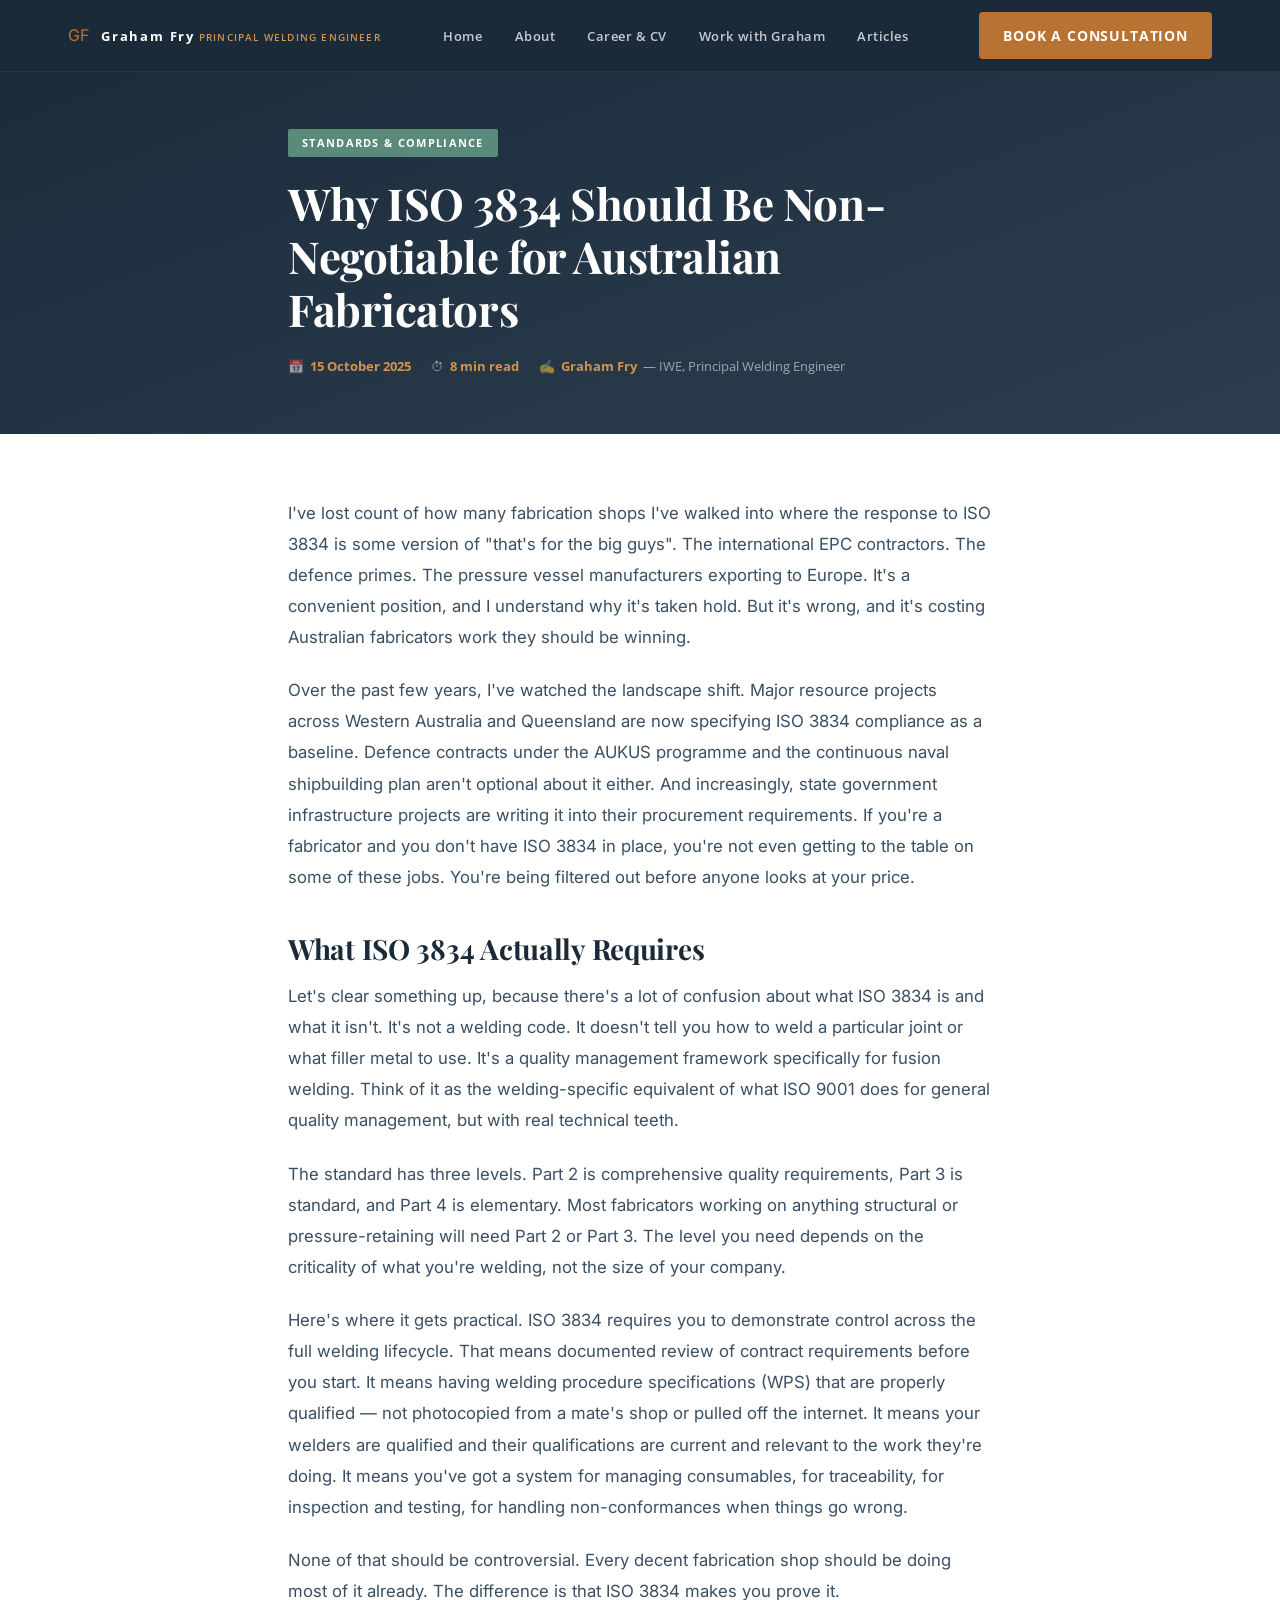
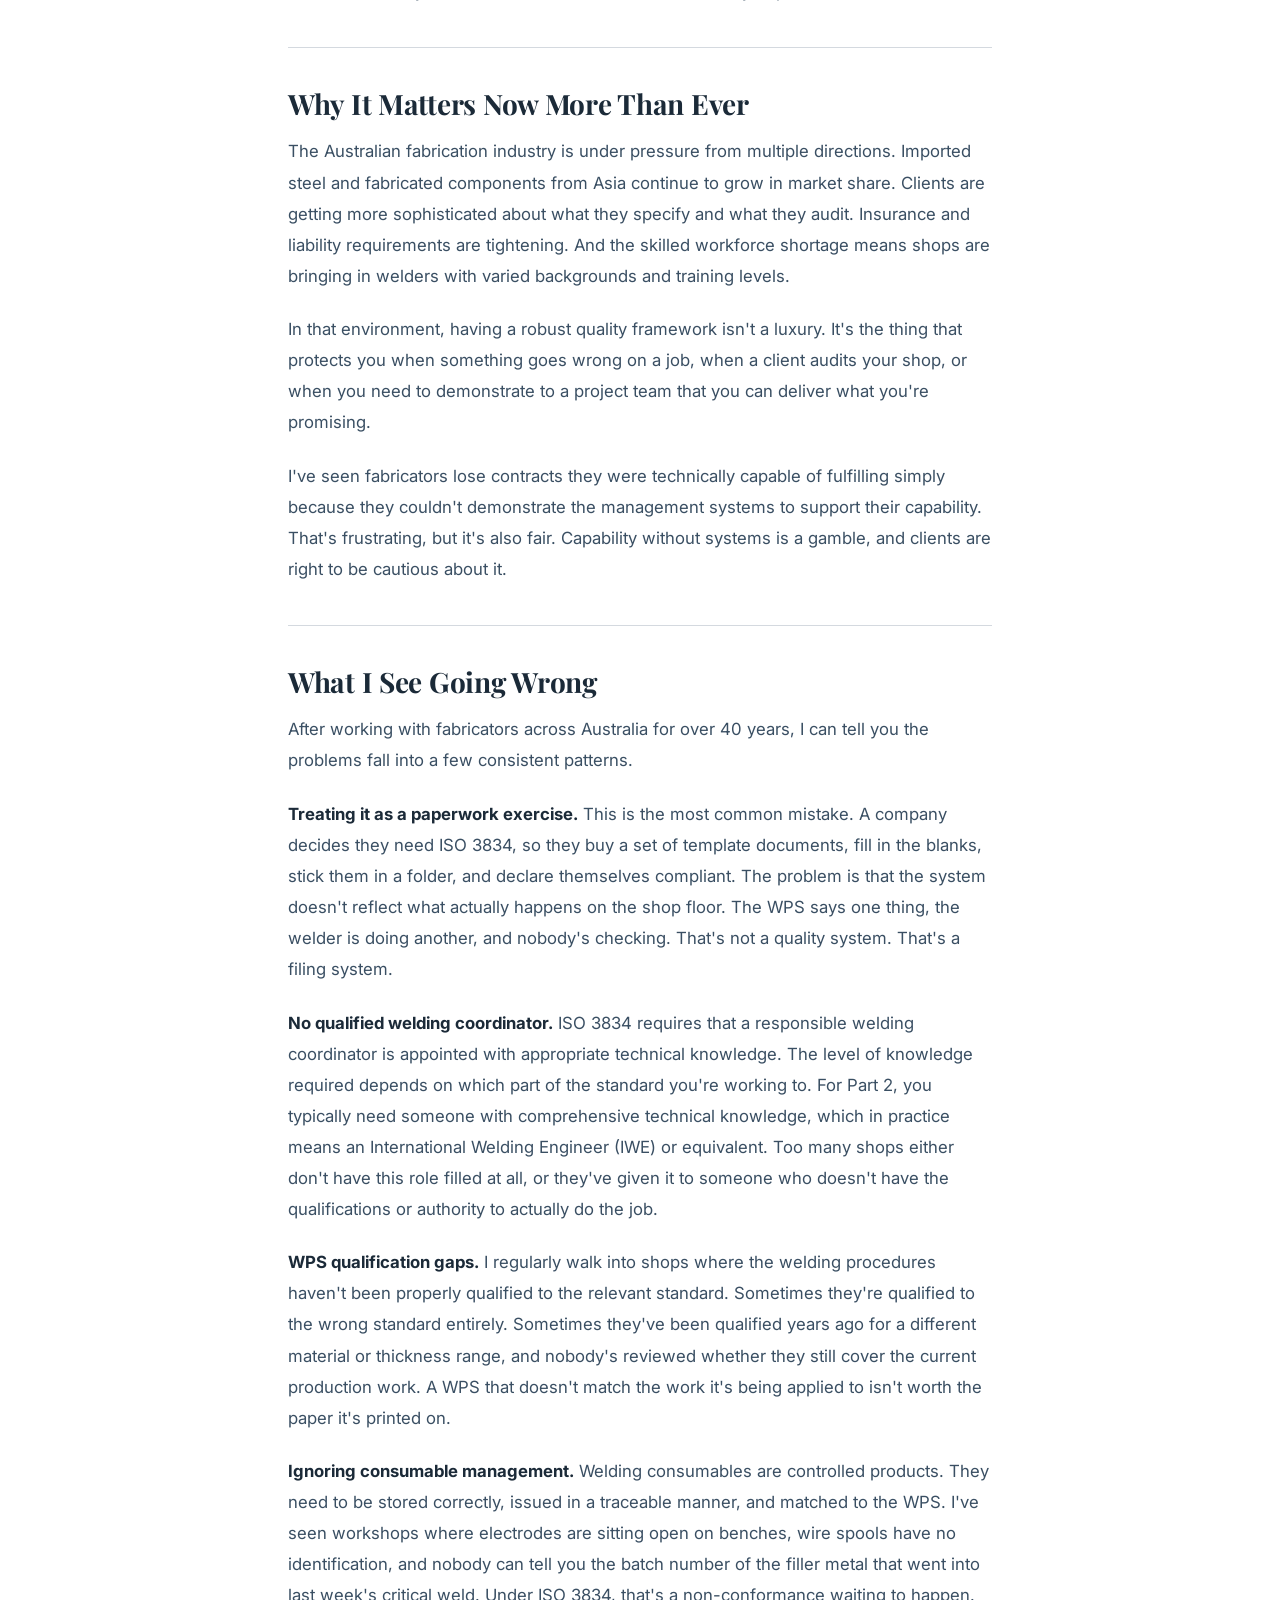
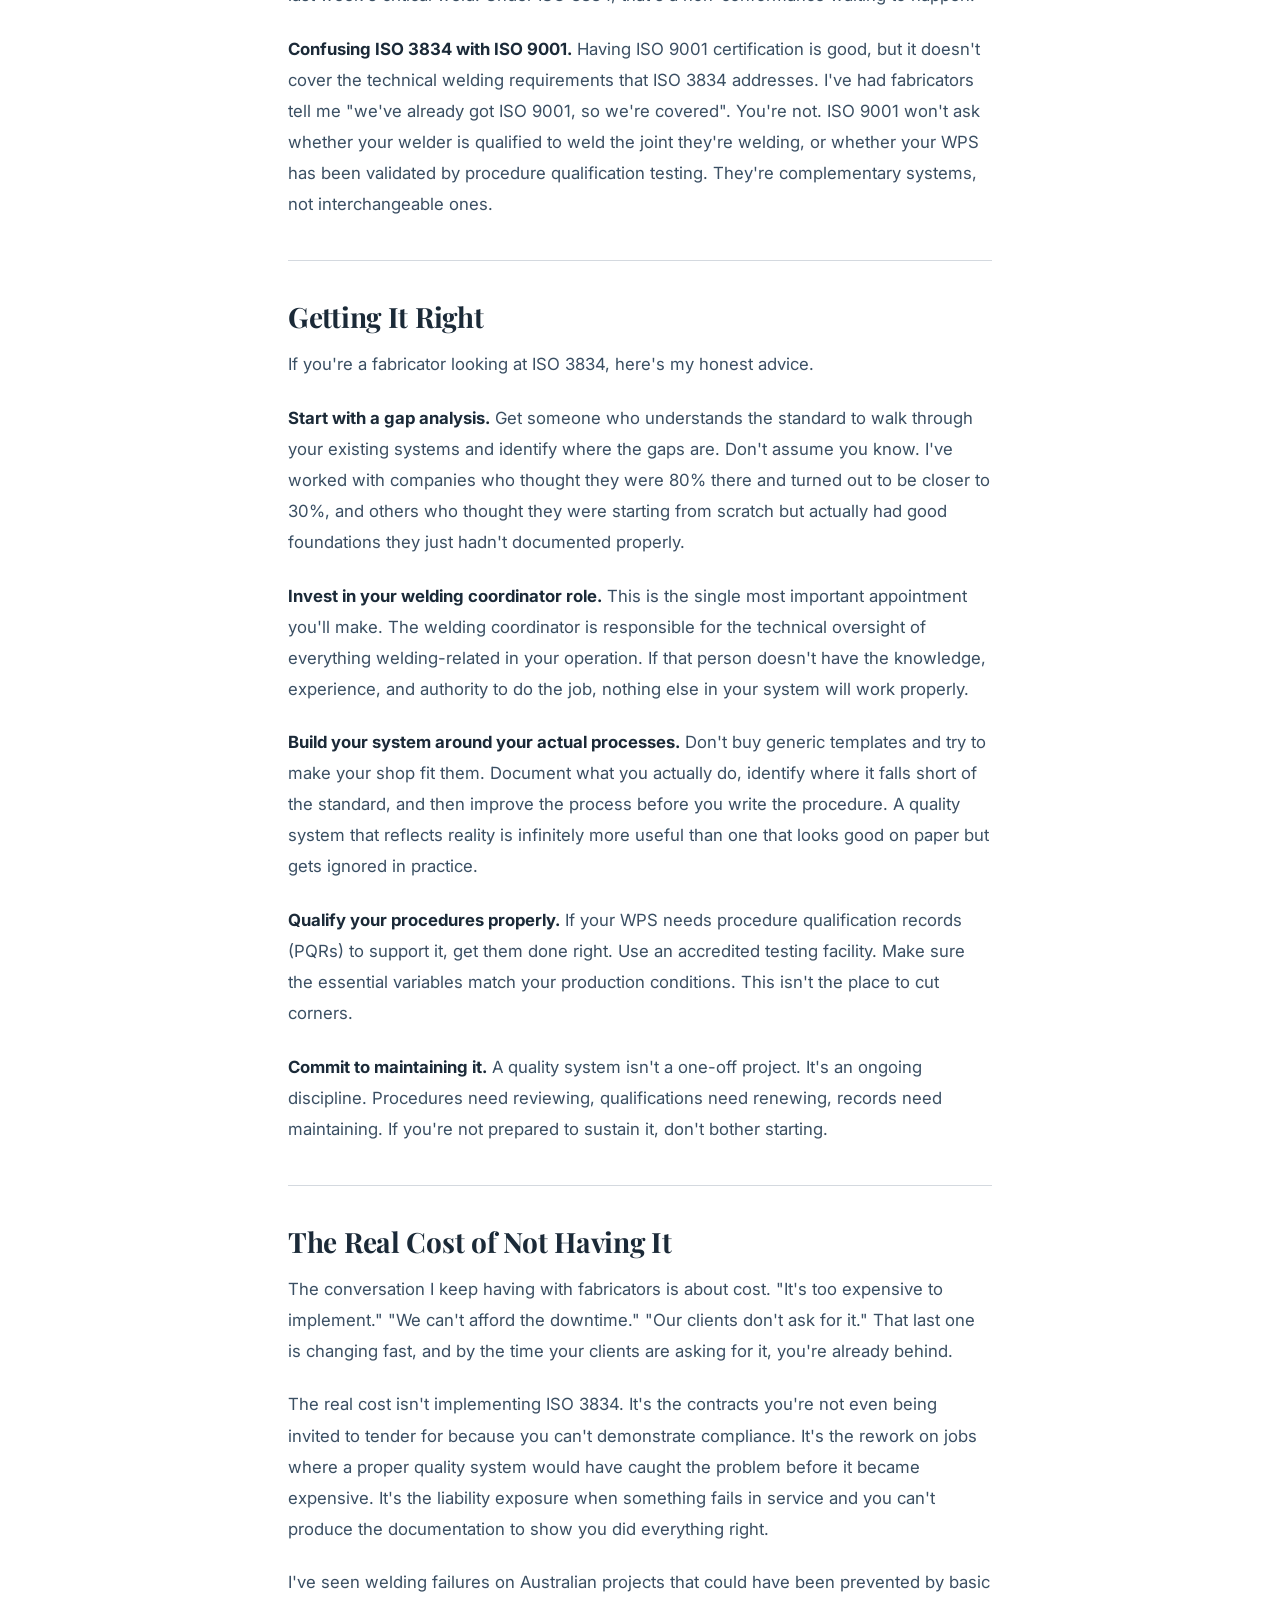
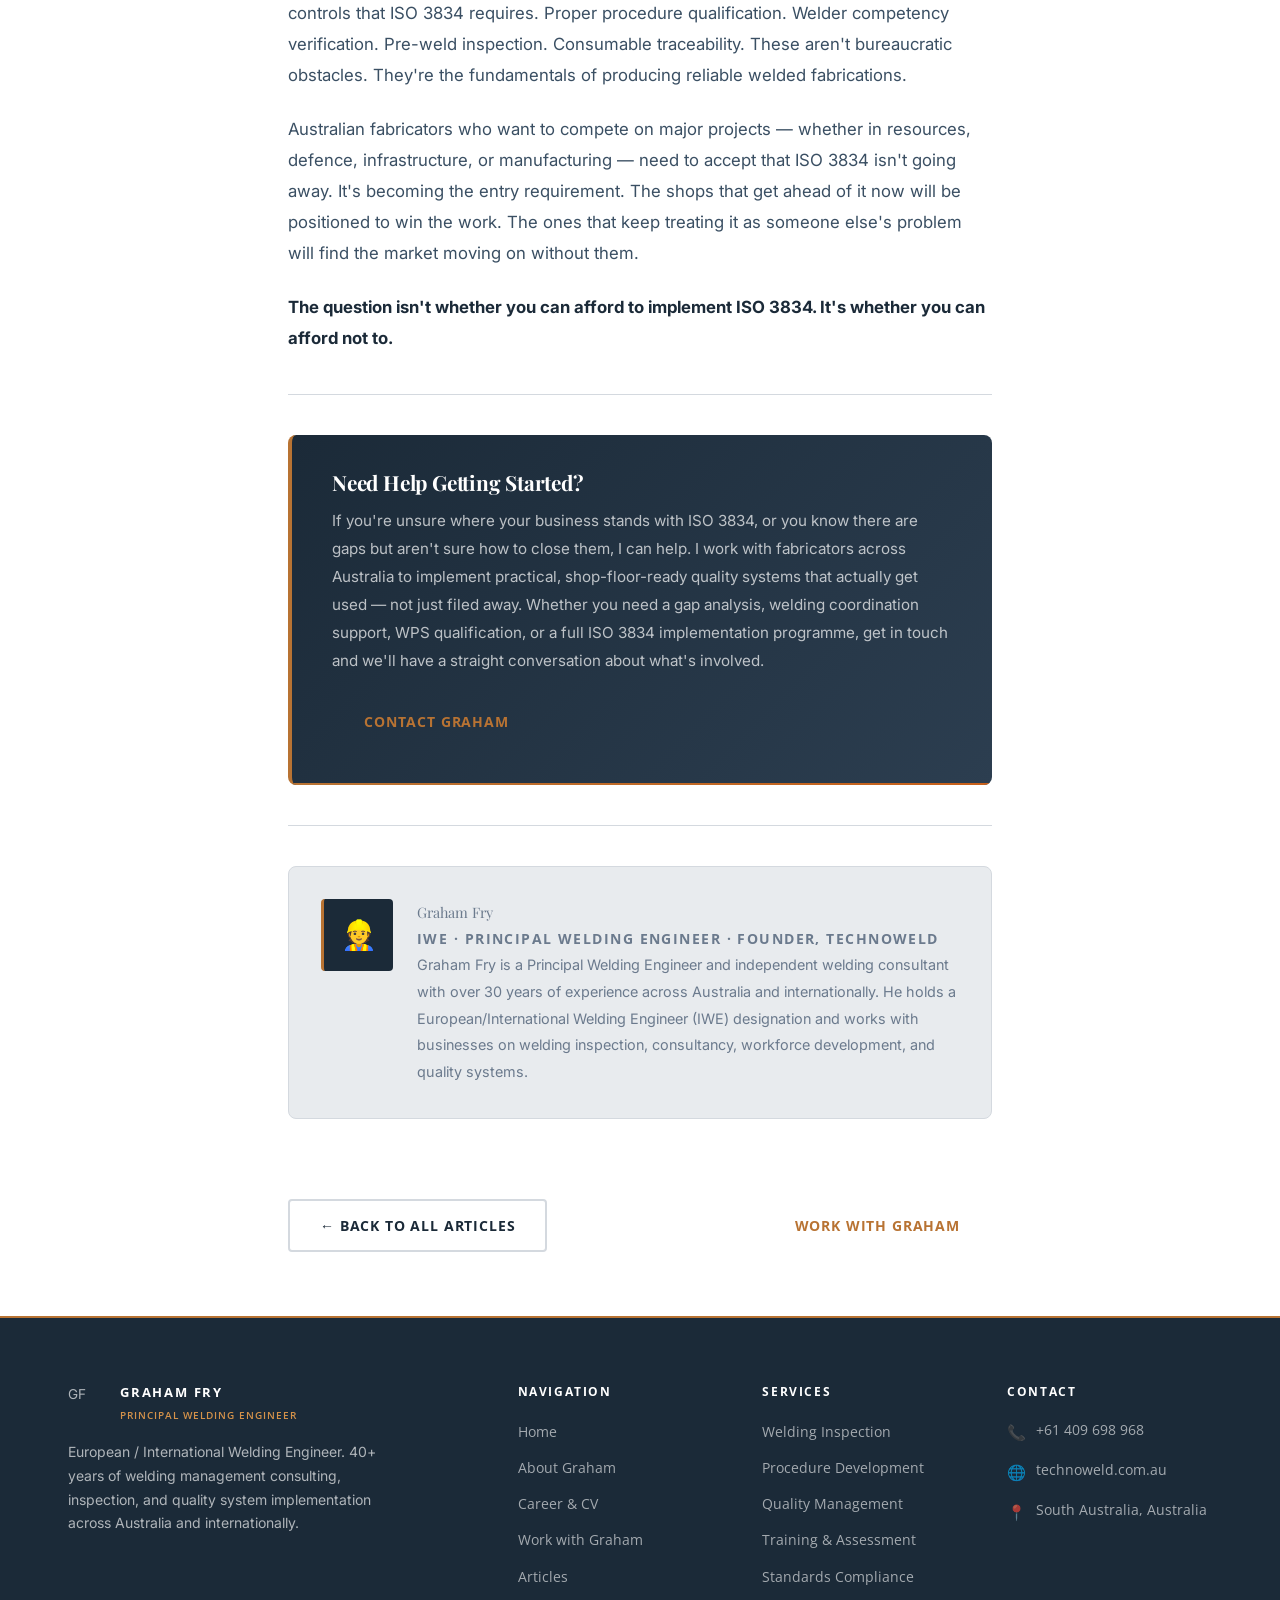
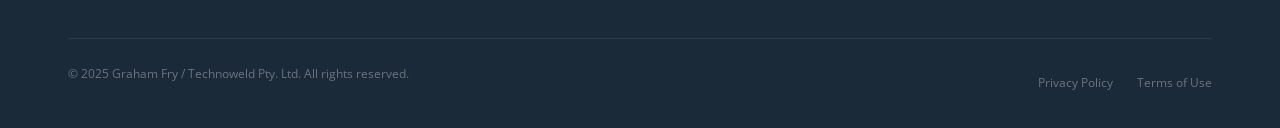
<file: article-iso-3834.html>
<!DOCTYPE html>
<html lang="en">
<head>
  <meta charset="UTF-8">
  <meta name="viewport" content="width=device-width, initial-scale=1.0">
  <title>Why ISO 3834 Should Be Non-Negotiable for Australian Fabricators | Graham Fry</title>
  <meta name="description" content="Too many Australian fabrication shops are treating ISO 3834 as someone else's problem. That view is getting companies filtered out of major projects. Here's what the standard actually requires and what goes wrong without it.">
  <link rel="preconnect" href="https://fonts.googleapis.com">
  <link rel="preconnect" href="https://fonts.gstatic.com" crossorigin>
  <link href="https://fonts.googleapis.com/css2?family=Playfair+Display:wght@700;800&family=Open+Sans:wght@400;600;700&family=Inter:wght@400;500;600&display=swap" rel="stylesheet">
  <link rel="stylesheet" href="css/styles.css">
  <style>
    /* ---- Article-specific styles ---- */
    .article-hero {
      padding: calc(var(--nav-h) + 56px) 0 56px;
      background: linear-gradient(160deg, var(--ink-slate) 0%, var(--deep-slate) 100%);
    }
    .article-hero__inner {
      max-width: 760px;
      margin: 0 auto;
      padding: 0 28px;
    }
    .article-hero__cat {
      display: inline-block;
      background: var(--patina);
      color: var(--white);
      font-family: var(--font-sans);
      font-size: .68rem;
      font-weight: 700;
      letter-spacing: .12em;
      text-transform: uppercase;
      padding: 5px 14px;
      border-radius: 2px;
      margin-bottom: 20px;
    }
    .article-hero h1 {
      color: var(--white);
      font-size: clamp(1.75rem, 4vw, 2.75rem);
      line-height: 1.2;
      margin-bottom: 20px;
    }
    .article-hero__meta {
      display: flex;
      align-items: center;
      gap: 20px;
      flex-wrap: wrap;
    }
    .article-hero__meta span {
      font-family: var(--font-sans);
      font-size: .8rem;
      color: rgba(255,255,255,.55);
      display: flex;
      align-items: center;
      gap: 6px;
    }
    .article-hero__meta span strong {
      color: var(--copper-light);
      font-weight: 700;
    }

    /* Article body */
    .article-body {
      max-width: 760px;
      margin: 0 auto;
      padding: 64px 28px 80px;
    }
    .article-body p {
      font-size: 1.05rem;
      line-height: 1.85;
      color: var(--text-body);
      margin-bottom: 1.4rem;
    }
    .article-body h2 {
      font-size: clamp(1.3rem, 2.5vw, 1.75rem);
      margin-top: 2.5rem;
      margin-bottom: 1rem;
      padding-top: 2.5rem;
      border-top: 1px solid var(--border);
    }
    .article-body h2:first-of-type {
      border-top: none;
      padding-top: 0;
    }
    .article-body strong {
      color: var(--ink-slate);
      font-weight: 700;
    }
    .article-body ul {
      list-style: none;
      margin: 0 0 1.4rem;
      padding: 0;
    }
    .article-body ul li {
      padding: 6px 0 6px 24px;
      position: relative;
      font-size: 1.05rem;
      line-height: 1.75;
      color: var(--text-body);
    }
    .article-body ul li::before {
      content: '→';
      position: absolute;
      left: 0;
      color: var(--copper);
      font-size: .9rem;
    }
    .article-body .article-cta {
      margin-top: 2.5rem;
      padding: 36px 40px;
      background: linear-gradient(135deg, var(--ink-slate), var(--deep-slate));
      border-radius: var(--radius-lg);
      border-left: 4px solid var(--copper);
      position: relative;
      overflow: hidden;
    }
    .article-body .article-cta::after {
      content: '';
      position: absolute;
      bottom: 0; left: 0; right: 0;
      height: 2px;
      background: linear-gradient(90deg, var(--copper), var(--burnt-amber));
    }
    .article-body .article-cta h3 {
      color: var(--white);
      font-size: 1.3rem;
      margin-bottom: 12px;
    }
    .article-body .article-cta p {
      color: rgba(255,255,255,.7);
      margin-bottom: 20px;
      font-size: .95rem;
    }

    .article-divider {
      border: none;
      border-top: 1px solid var(--border);
      margin: 2.5rem 0;
    }

    .article-author {
      display: flex;
      gap: 24px;
      align-items: flex-start;
      padding: 32px;
      background: var(--bright-steel);
      border-radius: var(--radius-lg);
      border: 1px solid var(--border);
      margin-top: 2.5rem;
    }
    .article-author__avatar {
      width: 72px;
      height: 72px;
      background: var(--ink-slate);
      border-radius: var(--radius);
      border-left: 3px solid var(--copper);
      flex-shrink: 0;
      display: flex;
      align-items: center;
      justify-content: center;
      font-size: 1.8rem;
    }
    .article-author__name {
      font-family: var(--font-display);
      font-size: 1.1rem;
      color: var(--ink-slate);
      margin-bottom: 3px;
    }
    .article-author__title {
      font-family: var(--font-sans);
      font-size: .72rem;
      font-weight: 700;
      letter-spacing: .1em;
      text-transform: uppercase;
      color: var(--copper);
      margin-bottom: 10px;
    }
    .article-author p {
      font-size: .9rem !important;
      margin-bottom: 0 !important;
      color: var(--text-light) !important;
    }

    .article-nav {
      display: flex;
      justify-content: space-between;
      align-items: center;
      gap: 16px;
      max-width: 760px;
      margin: 0 auto;
      padding: 0 28px 64px;
      flex-wrap: wrap;
    }

    @media (max-width: 640px) {
      .article-body { padding: 40px 20px 56px; }
      .article-hero__inner { padding: 0 20px; }
      .article-author { flex-direction: column; }
      .article-body .article-cta { padding: 24px 22px; }
    }
  </style>
</head>
<body>

<!-- ============================================================
     NAV
     ============================================================ -->
<nav class="nav" role="navigation" aria-label="Main navigation">
  <div class="nav__inner">
    <a href="index.html" class="nav__brand" aria-label="Graham Fry — Home">
      <div class="nav__brand-mark" aria-hidden="true">GF</div>
      <div class="nav__brand-text-wrap">
        <span class="nav__brand-name">Graham Fry</span>
        <span class="nav__brand-title">Principal Welding Engineer</span>
      </div>
    </a>
    <ul class="nav__links" role="list">
      <li><a href="index.html">Home</a></li>
      <li><a href="about.html">About</a></li>
      <li><a href="career.html">Career &amp; CV</a></li>
      <li><a href="work-with-graham.html">Work with Graham</a></li>
      <li><a href="blog.html">Articles</a></li>
    </ul>
    <a href="work-with-graham.html" class="btn btn--primary nav__cta">Book a Consultation</a>
    <button class="nav__toggle" aria-label="Open menu" aria-expanded="false" aria-controls="mobile-nav">
      <span></span><span></span><span></span>
    </button>
  </div>
  <nav class="nav__mobile" id="mobile-nav" aria-label="Mobile navigation">
    <ul role="list">
      <li><a href="index.html">Home</a></li>
      <li><a href="about.html">About</a></li>
      <li><a href="career.html">Career &amp; CV</a></li>
      <li><a href="work-with-graham.html">Work with Graham</a></li>
      <li><a href="blog.html">Articles</a></li>
      <li><a href="work-with-graham.html" class="btn btn--primary" style="margin-top:8px;display:block;text-align:center;">Book a Consultation</a></li>
    </ul>
  </nav>
</nav>

<!-- ============================================================
     ARTICLE HERO
     ============================================================ -->
<header class="article-hero" role="banner">
  <div class="article-hero__inner">
    <span class="article-hero__cat">Standards &amp; Compliance</span>
    <h1>Why ISO 3834 Should Be Non-Negotiable for Australian Fabricators</h1>
    <div class="article-hero__meta">
      <span>📅 <strong>15 October 2025</strong></span>
      <span>⏱ <strong>8 min read</strong></span>
      <span>✍ <strong>Graham Fry</strong> — IWE, Principal Welding Engineer</span>
    </div>
  </div>
</header>

<!-- ============================================================
     ARTICLE BODY
     ============================================================ -->
<main>
  <article class="article-body" aria-label="Article content">

    <p>I've lost count of how many fabrication shops I've walked into where the response to ISO 3834 is some version of "that's for the big guys". The international EPC contractors. The defence primes. The pressure vessel manufacturers exporting to Europe. It's a convenient position, and I understand why it's taken hold. But it's wrong, and it's costing Australian fabricators work they should be winning.</p>

    <p>Over the past few years, I've watched the landscape shift. Major resource projects across Western Australia and Queensland are now specifying ISO 3834 compliance as a baseline. Defence contracts under the AUKUS programme and the continuous naval shipbuilding plan aren't optional about it either. And increasingly, state government infrastructure projects are writing it into their procurement requirements. If you're a fabricator and you don't have ISO 3834 in place, you're not even getting to the table on some of these jobs. You're being filtered out before anyone looks at your price.</p>

    <h2>What ISO 3834 Actually Requires</h2>

    <p>Let's clear something up, because there's a lot of confusion about what ISO 3834 is and what it isn't. It's not a welding code. It doesn't tell you how to weld a particular joint or what filler metal to use. It's a quality management framework specifically for fusion welding. Think of it as the welding-specific equivalent of what ISO 9001 does for general quality management, but with real technical teeth.</p>

    <p>The standard has three levels. Part 2 is comprehensive quality requirements, Part 3 is standard, and Part 4 is elementary. Most fabricators working on anything structural or pressure-retaining will need Part 2 or Part 3. The level you need depends on the criticality of what you're welding, not the size of your company.</p>

    <p>Here's where it gets practical. ISO 3834 requires you to demonstrate control across the full welding lifecycle. That means documented review of contract requirements before you start. It means having welding procedure specifications (WPS) that are properly qualified — not photocopied from a mate's shop or pulled off the internet. It means your welders are qualified and their qualifications are current and relevant to the work they're doing. It means you've got a system for managing consumables, for traceability, for inspection and testing, for handling non-conformances when things go wrong.</p>

    <p>None of that should be controversial. Every decent fabrication shop should be doing most of it already. The difference is that ISO 3834 makes you prove it.</p>

    <h2>Why It Matters Now More Than Ever</h2>

    <p>The Australian fabrication industry is under pressure from multiple directions. Imported steel and fabricated components from Asia continue to grow in market share. Clients are getting more sophisticated about what they specify and what they audit. Insurance and liability requirements are tightening. And the skilled workforce shortage means shops are bringing in welders with varied backgrounds and training levels.</p>

    <p>In that environment, having a robust quality framework isn't a luxury. It's the thing that protects you when something goes wrong on a job, when a client audits your shop, or when you need to demonstrate to a project team that you can deliver what you're promising.</p>

    <p>I've seen fabricators lose contracts they were technically capable of fulfilling simply because they couldn't demonstrate the management systems to support their capability. That's frustrating, but it's also fair. Capability without systems is a gamble, and clients are right to be cautious about it.</p>

    <h2>What I See Going Wrong</h2>

    <p>After working with fabricators across Australia for over 40 years, I can tell you the problems fall into a few consistent patterns.</p>

    <p><strong>Treating it as a paperwork exercise.</strong> This is the most common mistake. A company decides they need ISO 3834, so they buy a set of template documents, fill in the blanks, stick them in a folder, and declare themselves compliant. The problem is that the system doesn't reflect what actually happens on the shop floor. The WPS says one thing, the welder is doing another, and nobody's checking. That's not a quality system. That's a filing system.</p>

    <p><strong>No qualified welding coordinator.</strong> ISO 3834 requires that a responsible welding coordinator is appointed with appropriate technical knowledge. The level of knowledge required depends on which part of the standard you're working to. For Part 2, you typically need someone with comprehensive technical knowledge, which in practice means an International Welding Engineer (IWE) or equivalent. Too many shops either don't have this role filled at all, or they've given it to someone who doesn't have the qualifications or authority to actually do the job.</p>

    <p><strong>WPS qualification gaps.</strong> I regularly walk into shops where the welding procedures haven't been properly qualified to the relevant standard. Sometimes they're qualified to the wrong standard entirely. Sometimes they've been qualified years ago for a different material or thickness range, and nobody's reviewed whether they still cover the current production work. A WPS that doesn't match the work it's being applied to isn't worth the paper it's printed on.</p>

    <p><strong>Ignoring consumable management.</strong> Welding consumables are controlled products. They need to be stored correctly, issued in a traceable manner, and matched to the WPS. I've seen workshops where electrodes are sitting open on benches, wire spools have no identification, and nobody can tell you the batch number of the filler metal that went into last week's critical weld. Under ISO 3834, that's a non-conformance waiting to happen.</p>

    <p><strong>Confusing ISO 3834 with ISO 9001.</strong> Having ISO 9001 certification is good, but it doesn't cover the technical welding requirements that ISO 3834 addresses. I've had fabricators tell me "we've already got ISO 9001, so we're covered". You're not. ISO 9001 won't ask whether your welder is qualified to weld the joint they're welding, or whether your WPS has been validated by procedure qualification testing. They're complementary systems, not interchangeable ones.</p>

    <h2>Getting It Right</h2>

    <p>If you're a fabricator looking at ISO 3834, here's my honest advice.</p>

    <p><strong>Start with a gap analysis.</strong> Get someone who understands the standard to walk through your existing systems and identify where the gaps are. Don't assume you know. I've worked with companies who thought they were 80% there and turned out to be closer to 30%, and others who thought they were starting from scratch but actually had good foundations they just hadn't documented properly.</p>

    <p><strong>Invest in your welding coordinator role.</strong> This is the single most important appointment you'll make. The welding coordinator is responsible for the technical oversight of everything welding-related in your operation. If that person doesn't have the knowledge, experience, and authority to do the job, nothing else in your system will work properly.</p>

    <p><strong>Build your system around your actual processes.</strong> Don't buy generic templates and try to make your shop fit them. Document what you actually do, identify where it falls short of the standard, and then improve the process before you write the procedure. A quality system that reflects reality is infinitely more useful than one that looks good on paper but gets ignored in practice.</p>

    <p><strong>Qualify your procedures properly.</strong> If your WPS needs procedure qualification records (PQRs) to support it, get them done right. Use an accredited testing facility. Make sure the essential variables match your production conditions. This isn't the place to cut corners.</p>

    <p><strong>Commit to maintaining it.</strong> A quality system isn't a one-off project. It's an ongoing discipline. Procedures need reviewing, qualifications need renewing, records need maintaining. If you're not prepared to sustain it, don't bother starting.</p>

    <h2>The Real Cost of Not Having It</h2>

    <p>The conversation I keep having with fabricators is about cost. "It's too expensive to implement." "We can't afford the downtime." "Our clients don't ask for it." That last one is changing fast, and by the time your clients are asking for it, you're already behind.</p>

    <p>The real cost isn't implementing ISO 3834. It's the contracts you're not even being invited to tender for because you can't demonstrate compliance. It's the rework on jobs where a proper quality system would have caught the problem before it became expensive. It's the liability exposure when something fails in service and you can't produce the documentation to show you did everything right.</p>

    <p>I've seen welding failures on Australian projects that could have been prevented by basic controls that ISO 3834 requires. Proper procedure qualification. Welder competency verification. Pre-weld inspection. Consumable traceability. These aren't bureaucratic obstacles. They're the fundamentals of producing reliable welded fabrications.</p>

    <p>Australian fabricators who want to compete on major projects — whether in resources, defence, infrastructure, or manufacturing — need to accept that ISO 3834 isn't going away. It's becoming the entry requirement. The shops that get ahead of it now will be positioned to win the work. The ones that keep treating it as someone else's problem will find the market moving on without them.</p>

    <p><strong>The question isn't whether you can afford to implement ISO 3834. It's whether you can afford not to.</strong></p>

    <hr class="article-divider">

    <!-- CTA -->
    <div class="article-cta">
      <h3>Need Help Getting Started?</h3>
      <p>If you're unsure where your business stands with ISO 3834, or you know there are gaps but aren't sure how to close them, I can help. I work with fabricators across Australia to implement practical, shop-floor-ready quality systems that actually get used — not just filed away. Whether you need a gap analysis, welding coordination support, WPS qualification, or a full ISO 3834 implementation programme, get in touch and we'll have a straight conversation about what's involved.</p>
      <a href="work-with-graham.html" class="btn btn--primary">Contact Graham</a>
    </div>

    <hr class="article-divider">

    <!-- Author bio -->
    <div class="article-author">
      <div class="article-author__avatar" aria-hidden="true">👷</div>
      <div>
        <p class="article-author__name">Graham Fry</p>
        <p class="article-author__title">IWE &middot; Principal Welding Engineer &middot; Founder, Technoweld</p>
        <p>Graham Fry is a Principal Welding Engineer and independent welding consultant with over 30 years of experience across Australia and internationally. He holds a European/International Welding Engineer (IWE) designation and works with businesses on welding inspection, consultancy, workforce development, and quality systems.</p>
      </div>
    </div>

  </article>

  <!-- Back to articles nav -->
  <nav class="article-nav" aria-label="Article navigation">
    <a href="blog.html" class="btn btn--outline" style="color: var(--ink-slate); border-color: var(--border);">← Back to All Articles</a>
    <a href="work-with-graham.html" class="btn btn--primary">Work with Graham</a>
  </nav>
</main>

<!-- ============================================================
     FOOTER
     ============================================================ -->
<footer class="footer" role="contentinfo">
  <div class="footer__inner">
    <div class="footer__grid">
      <div>
        <div class="footer__brand">
          <div class="nav__brand-mark" aria-hidden="true" style="width:40px;height:40px;font-size:.85rem;">GF</div>
          <div class="footer__brand-text-wrap">
            <span class="footer__brand-name">Graham Fry</span>
            <span class="footer__brand-title">Principal Welding Engineer</span>
          </div>
        </div>
        <p class="footer__desc">European / International Welding Engineer. 40+ years of welding management consulting, inspection, and quality system implementation across Australia and internationally.</p>
      </div>
      <div>
        <p class="footer__heading">Navigation</p>
        <ul class="footer__links" role="list">
          <li><a href="index.html">Home</a></li>
          <li><a href="about.html">About Graham</a></li>
          <li><a href="career.html">Career &amp; CV</a></li>
          <li><a href="work-with-graham.html">Work with Graham</a></li>
          <li><a href="blog.html">Articles</a></li>
        </ul>
      </div>
      <div>
        <p class="footer__heading">Services</p>
        <ul class="footer__links" role="list">
          <li><a href="work-with-graham.html">Welding Inspection</a></li>
          <li><a href="work-with-graham.html">Procedure Development</a></li>
          <li><a href="work-with-graham.html">Quality Management</a></li>
          <li><a href="work-with-graham.html">Training &amp; Assessment</a></li>
          <li><a href="work-with-graham.html">Standards Compliance</a></li>
        </ul>
      </div>
      <div>
        <p class="footer__heading">Contact</p>
        <div class="footer__contact-item">
          <span class="footer__contact-icon" aria-hidden="true">📞</span>
          <span class="footer__contact-text"><a href="tel:+61409698968">+61 409 698 968</a></span>
        </div>
        <div class="footer__contact-item">
          <span class="footer__contact-icon" aria-hidden="true">🌐</span>
          <span class="footer__contact-text"><a href="https://www.technoweld.com.au" target="_blank" rel="noopener">technoweld.com.au</a></span>
        </div>
        <div class="footer__contact-item">
          <span class="footer__contact-icon" aria-hidden="true">📍</span>
          <span class="footer__contact-text">South Australia, Australia</span>
        </div>
      </div>
    </div>
    <div class="footer__bottom">
      <p class="footer__copy">&copy; 2025 Graham Fry / Technoweld Pty. Ltd. All rights reserved.</p>
      <div class="footer__legal">
        <a href="#">Privacy Policy</a>
        <a href="#">Terms of Use</a>
      </div>
    </div>
  </div>
</footer>

<script src="js/main.js"></script>
</body>
</html>
</file>
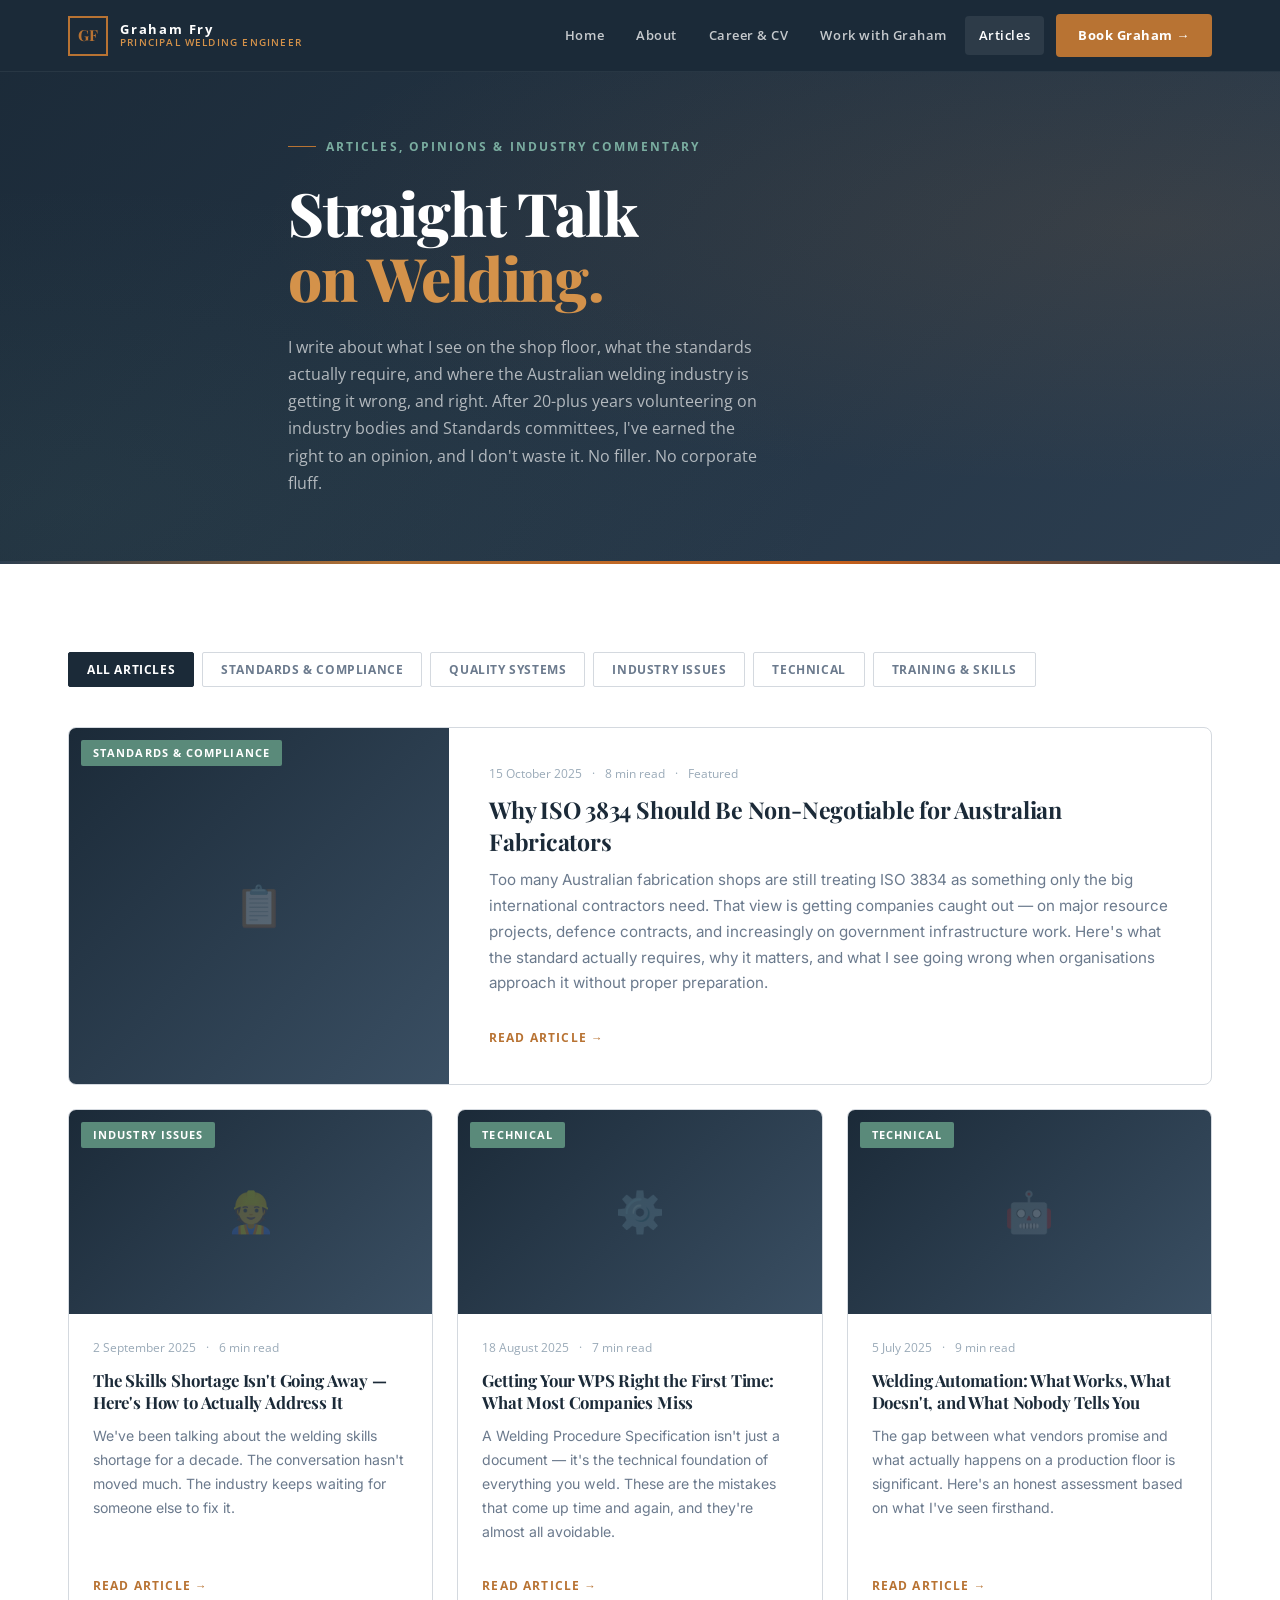
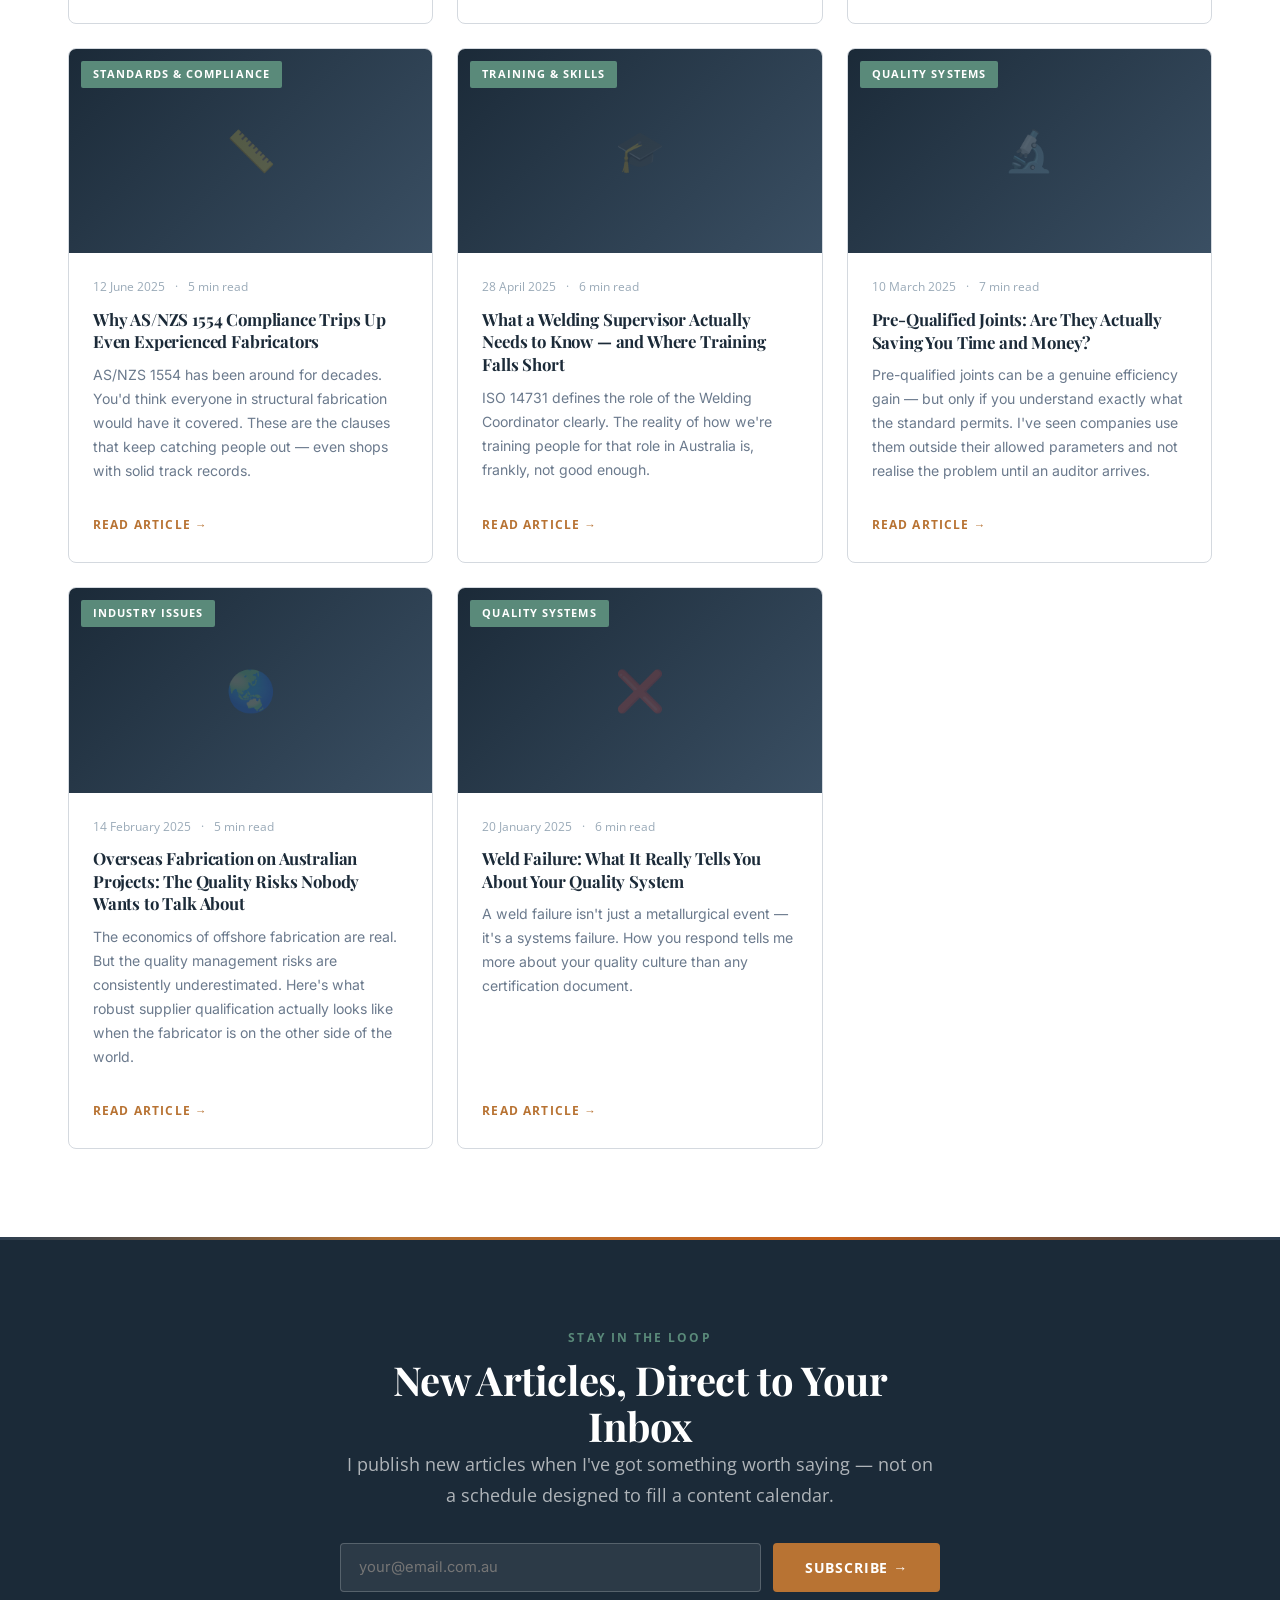
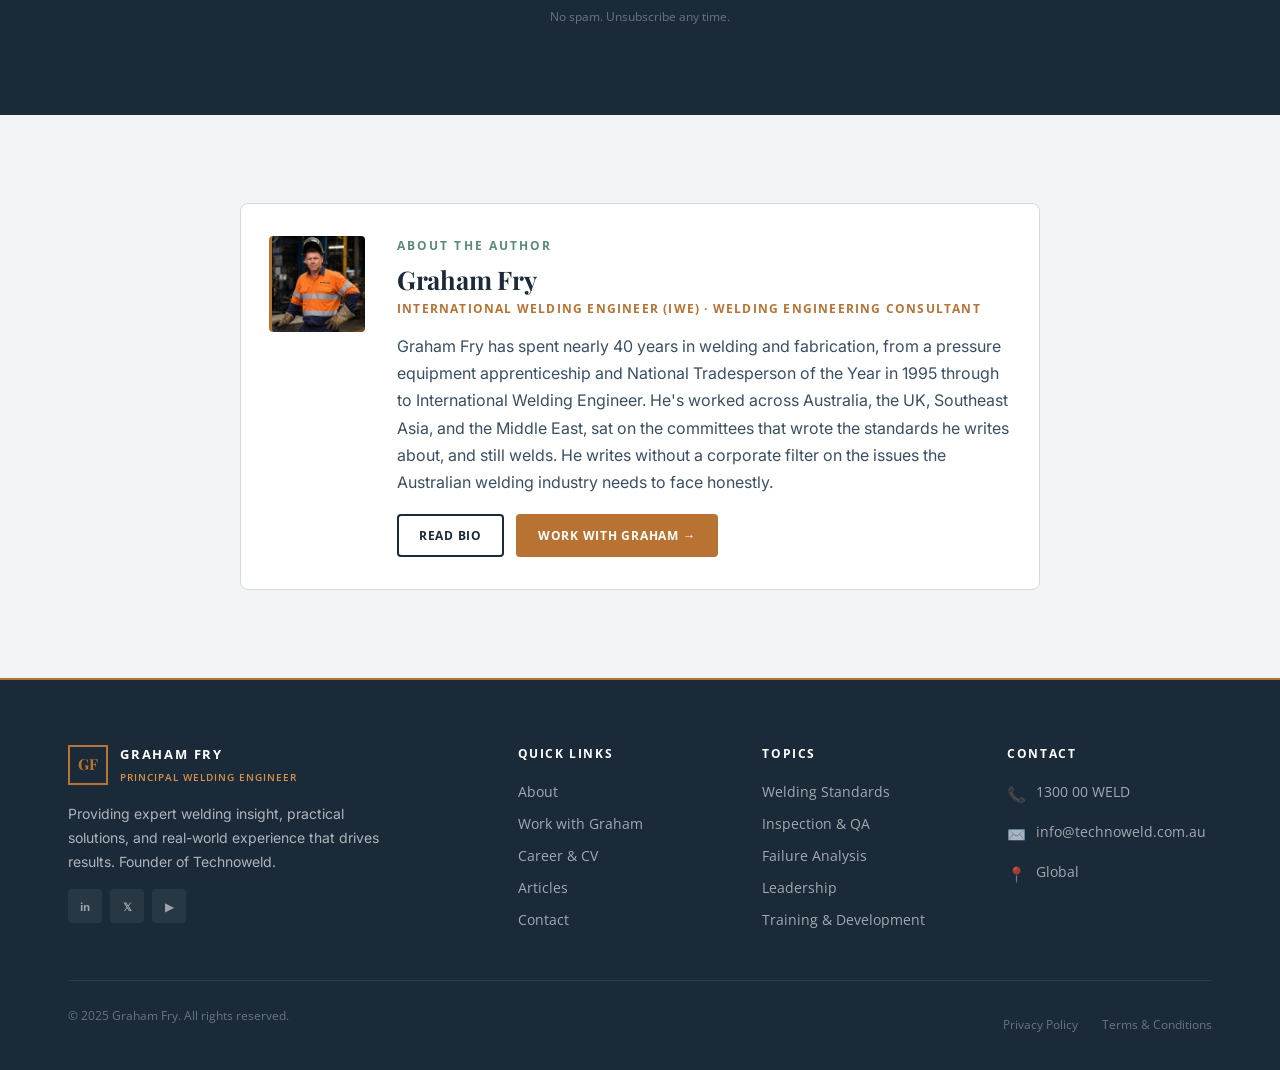
<file: blog.html>
<!DOCTYPE html>
<html lang="en-AU">
<head>
  <meta charset="UTF-8" />
  <meta name="viewport" content="width=device-width, initial-scale=1.0" />
  <title>Articles &amp; Blog — Graham Fry, Principal Welding Engineer</title>
  <meta name="description" content="Graham Fry writes on welding standards, fabrication quality, skills development, and industry issues. Straight talk from 40+ years on the shop floor." />
  <link rel="preconnect" href="https://fonts.googleapis.com" />
  <link rel="preconnect" href="https://fonts.gstatic.com" crossorigin />
  <link href="https://fonts.googleapis.com/css2?family=Playfair+Display:ital,wght@0,700;0,800;0,900;1,700;1,800;1,900&family=Open+Sans:wght@300;400;500;600;700&family=Inter:wght@300;400;500;600;700&display=swap" rel="stylesheet" />
  <link rel="stylesheet" href="css/styles.css" />
</head>
<body>

  <!-- Navigation -->
  <nav class="nav">
    <div class="nav__inner">
      <a href="index.html" class="nav__brand">
        <div class="brand-mark">GF</div>
        <div class="nav__brand-text">
          <span class="nav__brand-name">Graham Fry</span>
          <span class="nav__brand-title">Principal Welding Engineer</span>
        </div>
      </a>
      <div class="nav__links">
        <a href="index.html">Home</a>
        <a href="about.html">About</a>
        <a href="career.html">Career &amp; CV</a>
        <a href="work-with-graham.html">Work with Graham</a>
        <a href="blog.html" class="active">Articles</a>
        <a href="work-with-graham.html#contact" class="nav__cta">Book Graham →</a>
      </div>
      <button class="nav__toggle" aria-label="Open menu" aria-expanded="false">
        <span></span><span></span><span></span>
      </button>
    </div>
  </nav>

  <div class="nav__mobile">
    <a href="index.html">Home</a>
    <a href="about.html">About</a>
    <a href="career.html">Career &amp; CV</a>
    <a href="work-with-graham.html">Work with Graham</a>
    <a href="blog.html">Articles</a>
    <a href="work-with-graham.html#contact">Book Graham</a>
  </div>

  <!-- Hero -->
  <section class="hero hero--short">
    <div class="hero__grid">
      <div>
        <div class="hero__eyebrow">Articles, Opinions &amp; Industry Commentary</div>
        <h1>Straight Talk<br /><span>on Welding.</span></h1>
        <p class="hero__sub">
          I write about what I see on the shop floor, what the standards actually require,
          and where the Australian welding industry is getting it wrong, and right.
          After 20-plus years volunteering on industry bodies and Standards committees,
          I've earned the right to an opinion, and I don't waste it. No filler. No corporate
          fluff.
        </p>
      </div>
    </div>
  </section>

  <hr class="divider-strip" />

  <!-- Articles -->
  <section class="section">
    <div class="container">

      <!-- Filter -->
      <div class="blog-filter fade-up">
        <button class="filter-btn active" data-filter="all">All Articles</button>
        <button class="filter-btn" data-filter="standards">Standards &amp; Compliance</button>
        <button class="filter-btn" data-filter="quality">Quality Systems</button>
        <button class="filter-btn" data-filter="industry">Industry Issues</button>
        <button class="filter-btn" data-filter="technical">Technical</button>
        <button class="filter-btn" data-filter="training">Training &amp; Skills</button>
      </div>

      <!-- Article Grid -->
      <div class="blog-grid">

        <!-- Featured -->
        <article class="article-card article-card--featured fade-up" data-cat="standards">
          <div class="article-card__thumb">
            <div class="article-card__thumb-inner">📋</div>
            <span class="article-card__cat">Standards &amp; Compliance</span>
          </div>
          <div class="article-card__body">
            <div class="article-card__meta">
              <span>15 October 2025</span>
              <span>8 min read</span>
              <span>Featured</span>
            </div>
            <h3>Why ISO 3834 Should Be Non-Negotiable for Australian Fabricators</h3>
            <p>
              Too many Australian fabrication shops are still treating ISO 3834 as something
              only the big international contractors need. That view is getting companies caught
              out — on major resource projects, defence contracts, and increasingly on government
              infrastructure work. Here's what the standard actually requires, why it matters,
              and what I see going wrong when organisations approach it without proper preparation.
            </p>
            <a href="article-iso-3834.html" class="article-card__link">Read Article →</a>
          </div>
        </article>

        <!-- Article 2 -->
        <article class="article-card fade-up" data-cat="industry">
          <div class="article-card__thumb">
            <div class="article-card__thumb-inner">👷</div>
            <span class="article-card__cat">Industry Issues</span>
          </div>
          <div class="article-card__body">
            <div class="article-card__meta">
              <span>2 September 2025</span>
              <span>6 min read</span>
            </div>
            <h3>The Skills Shortage Isn't Going Away — Here's How to Actually Address It</h3>
            <p>
              We've been talking about the welding skills shortage for a decade. The conversation
              hasn't moved much. The industry keeps waiting for someone else to fix it.
            </p>
            <a href="#" class="article-card__link" onclick="alert('Full article coming soon.'); return false;">Read Article →</a>
          </div>
        </article>

        <!-- Article 3 -->
        <article class="article-card fade-up" data-cat="technical">
          <div class="article-card__thumb">
            <div class="article-card__thumb-inner">⚙️</div>
            <span class="article-card__cat">Technical</span>
          </div>
          <div class="article-card__body">
            <div class="article-card__meta">
              <span>18 August 2025</span>
              <span>7 min read</span>
            </div>
            <h3>Getting Your WPS Right the First Time: What Most Companies Miss</h3>
            <p>
              A Welding Procedure Specification isn't just a document — it's the technical
              foundation of everything you weld. These are the mistakes that come up time
              and again, and they're almost all avoidable.
            </p>
            <a href="#" class="article-card__link" onclick="alert('Full article coming soon.'); return false;">Read Article →</a>
          </div>
        </article>

        <!-- Article 4 -->
        <article class="article-card fade-up" data-cat="technical">
          <div class="article-card__thumb">
            <div class="article-card__thumb-inner">🤖</div>
            <span class="article-card__cat">Technical</span>
          </div>
          <div class="article-card__body">
            <div class="article-card__meta">
              <span>5 July 2025</span>
              <span>9 min read</span>
            </div>
            <h3>Welding Automation: What Works, What Doesn't, and What Nobody Tells You</h3>
            <p>
              The gap between what vendors promise and what actually happens on a production
              floor is significant. Here's an honest assessment based on what I've seen firsthand.
            </p>
            <a href="#" class="article-card__link" onclick="alert('Full article coming soon.'); return false;">Read Article →</a>
          </div>
        </article>

        <!-- Article 5 -->
        <article class="article-card fade-up" data-cat="standards">
          <div class="article-card__thumb">
            <div class="article-card__thumb-inner">📏</div>
            <span class="article-card__cat">Standards &amp; Compliance</span>
          </div>
          <div class="article-card__body">
            <div class="article-card__meta">
              <span>12 June 2025</span>
              <span>5 min read</span>
            </div>
            <h3>Why AS/NZS 1554 Compliance Trips Up Even Experienced Fabricators</h3>
            <p>
              AS/NZS 1554 has been around for decades. You'd think everyone in structural
              fabrication would have it covered. These are the clauses that keep catching
              people out — even shops with solid track records.
            </p>
            <a href="#" class="article-card__link" onclick="alert('Full article coming soon.'); return false;">Read Article →</a>
          </div>
        </article>

        <!-- Article 6 -->
        <article class="article-card fade-up" data-cat="training">
          <div class="article-card__thumb">
            <div class="article-card__thumb-inner">🎓</div>
            <span class="article-card__cat">Training &amp; Skills</span>
          </div>
          <div class="article-card__body">
            <div class="article-card__meta">
              <span>28 April 2025</span>
              <span>6 min read</span>
            </div>
            <h3>What a Welding Supervisor Actually Needs to Know — and Where Training Falls Short</h3>
            <p>
              ISO 14731 defines the role of the Welding Coordinator clearly. The reality of how
              we're training people for that role in Australia is, frankly, not good enough.
            </p>
            <a href="#" class="article-card__link" onclick="alert('Full article coming soon.'); return false;">Read Article →</a>
          </div>
        </article>

        <!-- Article 7 -->
        <article class="article-card fade-up" data-cat="quality">
          <div class="article-card__thumb">
            <div class="article-card__thumb-inner">🔬</div>
            <span class="article-card__cat">Quality Systems</span>
          </div>
          <div class="article-card__body">
            <div class="article-card__meta">
              <span>10 March 2025</span>
              <span>7 min read</span>
            </div>
            <h3>Pre-Qualified Joints: Are They Actually Saving You Time and Money?</h3>
            <p>
              Pre-qualified joints can be a genuine efficiency gain — but only if you understand
              exactly what the standard permits. I've seen companies use them outside their
              allowed parameters and not realise the problem until an auditor arrives.
            </p>
            <a href="#" class="article-card__link" onclick="alert('Full article coming soon.'); return false;">Read Article →</a>
          </div>
        </article>

        <!-- Article 8 -->
        <article class="article-card fade-up" data-cat="industry">
          <div class="article-card__thumb">
            <div class="article-card__thumb-inner">🌏</div>
            <span class="article-card__cat">Industry Issues</span>
          </div>
          <div class="article-card__body">
            <div class="article-card__meta">
              <span>14 February 2025</span>
              <span>5 min read</span>
            </div>
            <h3>Overseas Fabrication on Australian Projects: The Quality Risks Nobody Wants to Talk About</h3>
            <p>
              The economics of offshore fabrication are real. But the quality management risks
              are consistently underestimated. Here's what robust supplier qualification actually
              looks like when the fabricator is on the other side of the world.
            </p>
            <a href="#" class="article-card__link" onclick="alert('Full article coming soon.'); return false;">Read Article →</a>
          </div>
        </article>

        <!-- Article 9 -->
        <article class="article-card fade-up" data-cat="quality">
          <div class="article-card__thumb">
            <div class="article-card__thumb-inner">❌</div>
            <span class="article-card__cat">Quality Systems</span>
          </div>
          <div class="article-card__body">
            <div class="article-card__meta">
              <span>20 January 2025</span>
              <span>6 min read</span>
            </div>
            <h3>Weld Failure: What It Really Tells You About Your Quality System</h3>
            <p>
              A weld failure isn't just a metallurgical event — it's a systems failure. How you
              respond tells me more about your quality culture than any certification document.
            </p>
            <a href="#" class="article-card__link" onclick="alert('Full article coming soon.'); return false;">Read Article →</a>
          </div>
        </article>

      </div>
    </div>
  </section>

  <hr class="divider-strip" />

  <!-- Newsletter -->
  <section class="section section--dark">
    <div class="container">
      <div style="max-width:600px; margin:0 auto; text-align:center;" class="fade-up">
        <span class="section-label">Stay in the Loop</span>
        <h2>New Articles, Direct to Your Inbox</h2>
        <p class="lead">
          I publish new articles when I've got something worth saying — not on a schedule
          designed to fill a content calendar.
        </p>
        <form
          id="newsletter-form"
          style="display:flex; gap:12px; margin-top:32px; flex-wrap:wrap; justify-content:center;"
          onsubmit="event.preventDefault(); this.innerHTML='<p style=\'color:var(--copper-light);font-family:var(--font-sans);font-weight:700;font-size:1rem;\'>✓ You\'re subscribed. Thanks.</p>';"
        >
          <input
            type="email"
            placeholder="your@email.com.au"
            required
            style="flex:1;min-width:240px;padding:13px 18px;border-radius:var(--radius);border:1px solid rgba(255,255,255,.2);background:rgba(255,255,255,.08);color:white;font-family:var(--font-body);font-size:.92rem;outline:none;"
          />
          <button type="submit" class="btn btn-primary">Subscribe →</button>
        </form>
        <p style="color:rgba(255,255,255,.35);font-family:var(--font-sans);font-size:.78rem;margin-top:14px;margin-bottom:0;">
          No spam. Unsubscribe any time.
        </p>
      </div>
    </div>
  </section>

  <!-- About the Author -->
  <section class="section section--steel">
    <div class="container">
      <div style="max-width:800px; margin:0 auto;">
        <div class="card card--white fade-up" style="display:grid;grid-template-columns:auto 1fr;gap:32px;align-items:start;">
          <div style="width:96px;height:96px;border-radius:var(--radius);overflow:hidden;flex-shrink:0;border-left:3px solid var(--copper);">
            <img src="assets/graham-fry-author.jpg" alt="Graham Fry" style="width:100%;height:100%;object-fit:cover;display:block;" />
          </div>
          <div>
            <span class="section-label">About the Author</span>
            <h3 style="margin-bottom:4px;">Graham Fry</h3>
            <p style="font-family:var(--font-sans);font-size:.75rem;font-weight:700;letter-spacing:.1em;text-transform:uppercase;color:var(--copper);margin-bottom:14px;">International Welding Engineer (IWE) · Welding Engineering Consultant</p>
            <p>
              Graham Fry has spent nearly 40 years in welding and fabrication, from a pressure
              equipment apprenticeship and National Tradesperson of the Year in 1995 through to
              International Welding Engineer. He's worked across Australia, the UK, Southeast
              Asia, and the Middle East, sat on the committees that wrote the standards he
              writes about, and still welds. He writes without a corporate filter on the issues
              the Australian welding industry needs to face honestly.
            </p>
            <div style="display:flex;gap:12px;flex-wrap:wrap;margin-top:18px;">
              <a href="index.html" class="btn btn-outline-dark btn-sm">Read Bio</a>
              <a href="work-with-graham.html#contact" class="btn btn-primary btn-sm">Work with Graham →</a>
            </div>
          </div>
        </div>
      </div>
    </div>
  </section>

  <!-- Footer -->
  <footer class="footer">
    <div class="footer__inner">
      <div class="footer__grid">
        <div>
          <div class="footer__brand">
            <div class="brand-mark">GF</div>
            <div class="footer__brand-text-wrap">
              <span class="footer__brand-name">Graham Fry</span>
              <span class="footer__brand-title">Principal Welding Engineer</span>
            </div>
          </div>
          <p class="footer__desc">
            Providing expert welding insight, practical solutions, and real-world
            experience that drives results. Founder of Technoweld.
          </p>
          <div class="footer__social mt-16">
            <a href="#" aria-label="LinkedIn">in</a>
            <a href="#" aria-label="X">𝕏</a>
            <a href="#" aria-label="YouTube">▶</a>
          </div>
        </div>
        <div>
          <p class="footer__heading">Quick Links</p>
          <div class="footer__links">
            <a href="index.html">About</a>
            <a href="work-with-graham.html">Work with Graham</a>
            <a href="career.html">Career &amp; CV</a>
            <a href="blog.html">Articles</a>
            <a href="work-with-graham.html#contact">Contact</a>
          </div>
        </div>
        <div>
          <p class="footer__heading">Topics</p>
          <div class="footer__links">
            <a href="blog.html">Welding Standards</a>
            <a href="blog.html">Inspection &amp; QA</a>
            <a href="blog.html">Failure Analysis</a>
            <a href="blog.html">Leadership</a>
            <a href="blog.html">Training &amp; Development</a>
          </div>
        </div>
        <div>
          <p class="footer__heading">Contact</p>
          <div class="footer__contact-item">
            <span class="footer__contact-icon">📞</span>
            <span class="footer__contact-text"><a href="tel:1300009353">1300 00 WELD</a></span>
          </div>
          <div class="footer__contact-item">
            <span class="footer__contact-icon">✉️</span>
            <span class="footer__contact-text"><a href="mailto:info@technoweld.com.au">info@technoweld.com.au</a></span>
          </div>
          <div class="footer__contact-item">
            <span class="footer__contact-icon">📍</span>
            <span class="footer__contact-text">Global</span>
          </div>
        </div>
      </div>
      <div class="footer__bottom">
        <p class="footer__copy">&copy; 2025 Graham Fry. All rights reserved.</p>
        <div class="footer__legal">
          <a href="#">Privacy Policy</a>
          <a href="#">Terms &amp; Conditions</a>
        </div>
      </div>
    </div>
  </footer>

  <script src="js/main.js"></script>
</body>
</html>
</file>
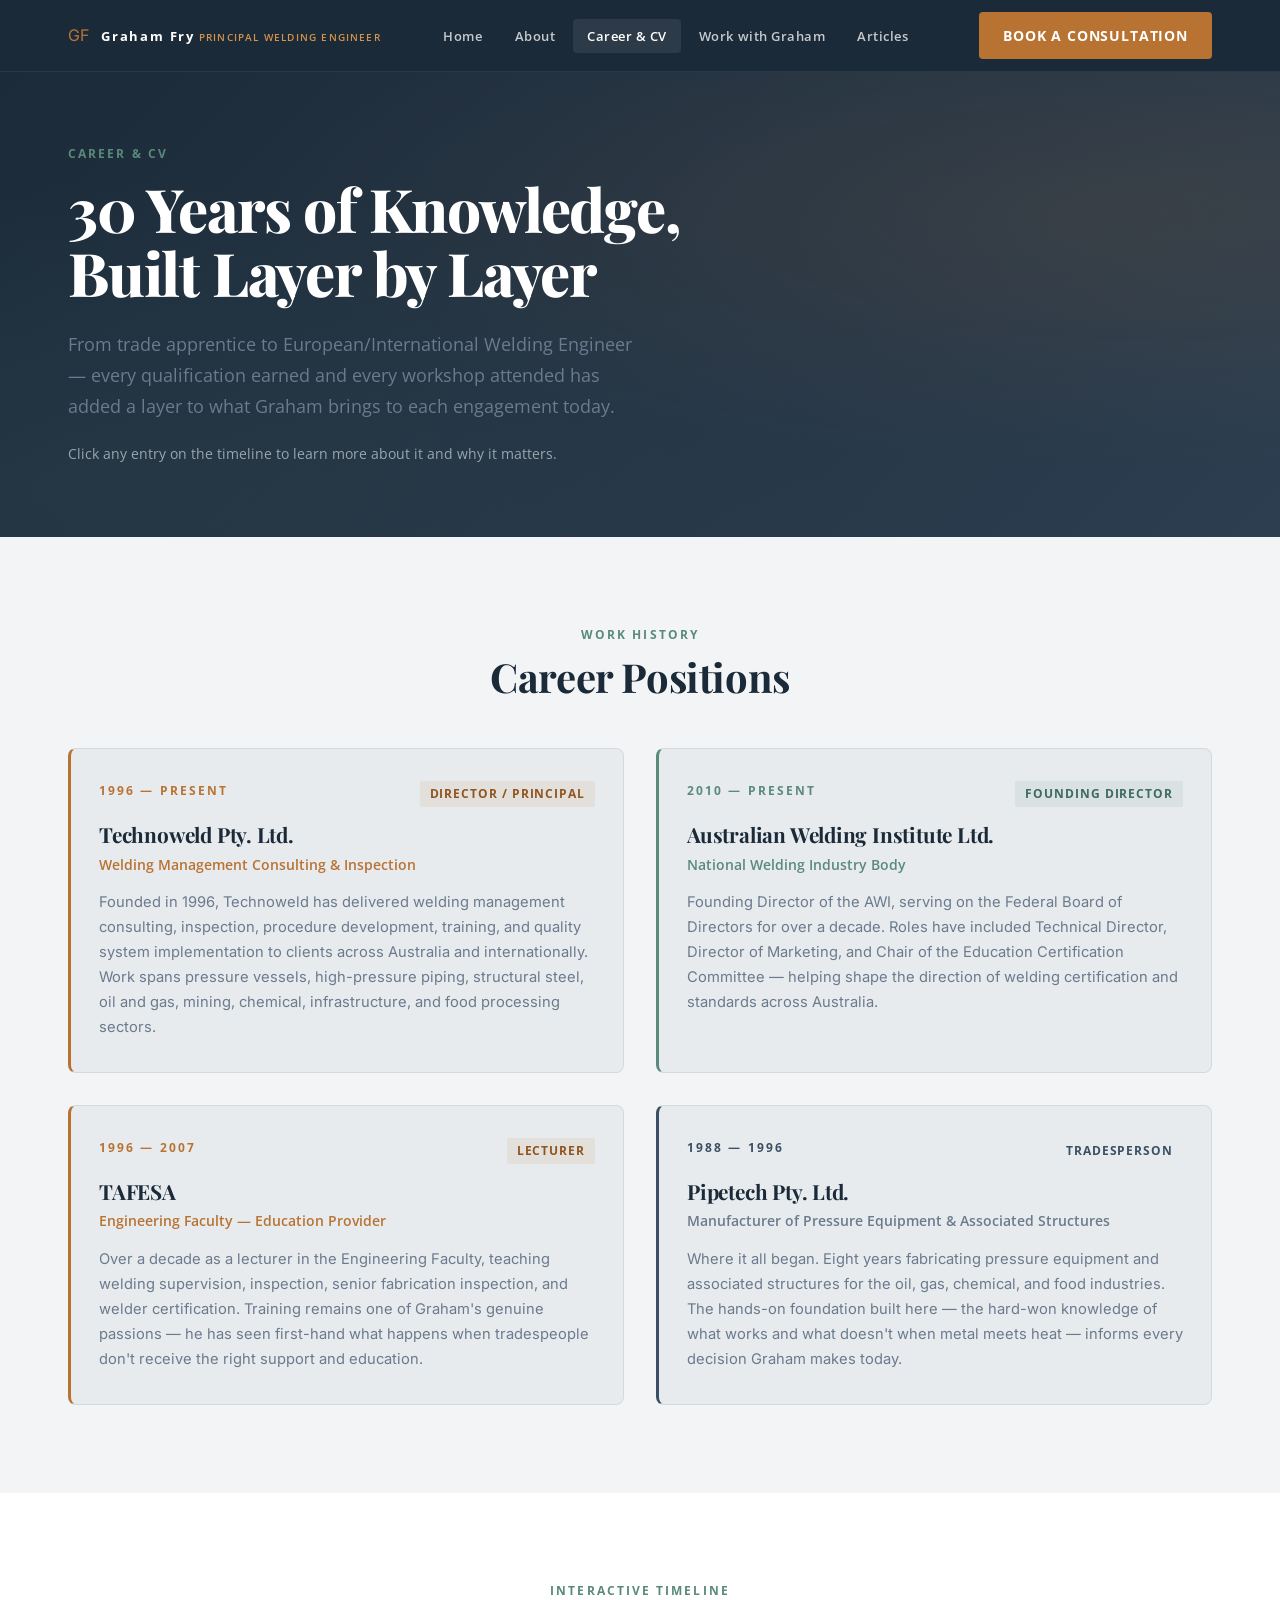
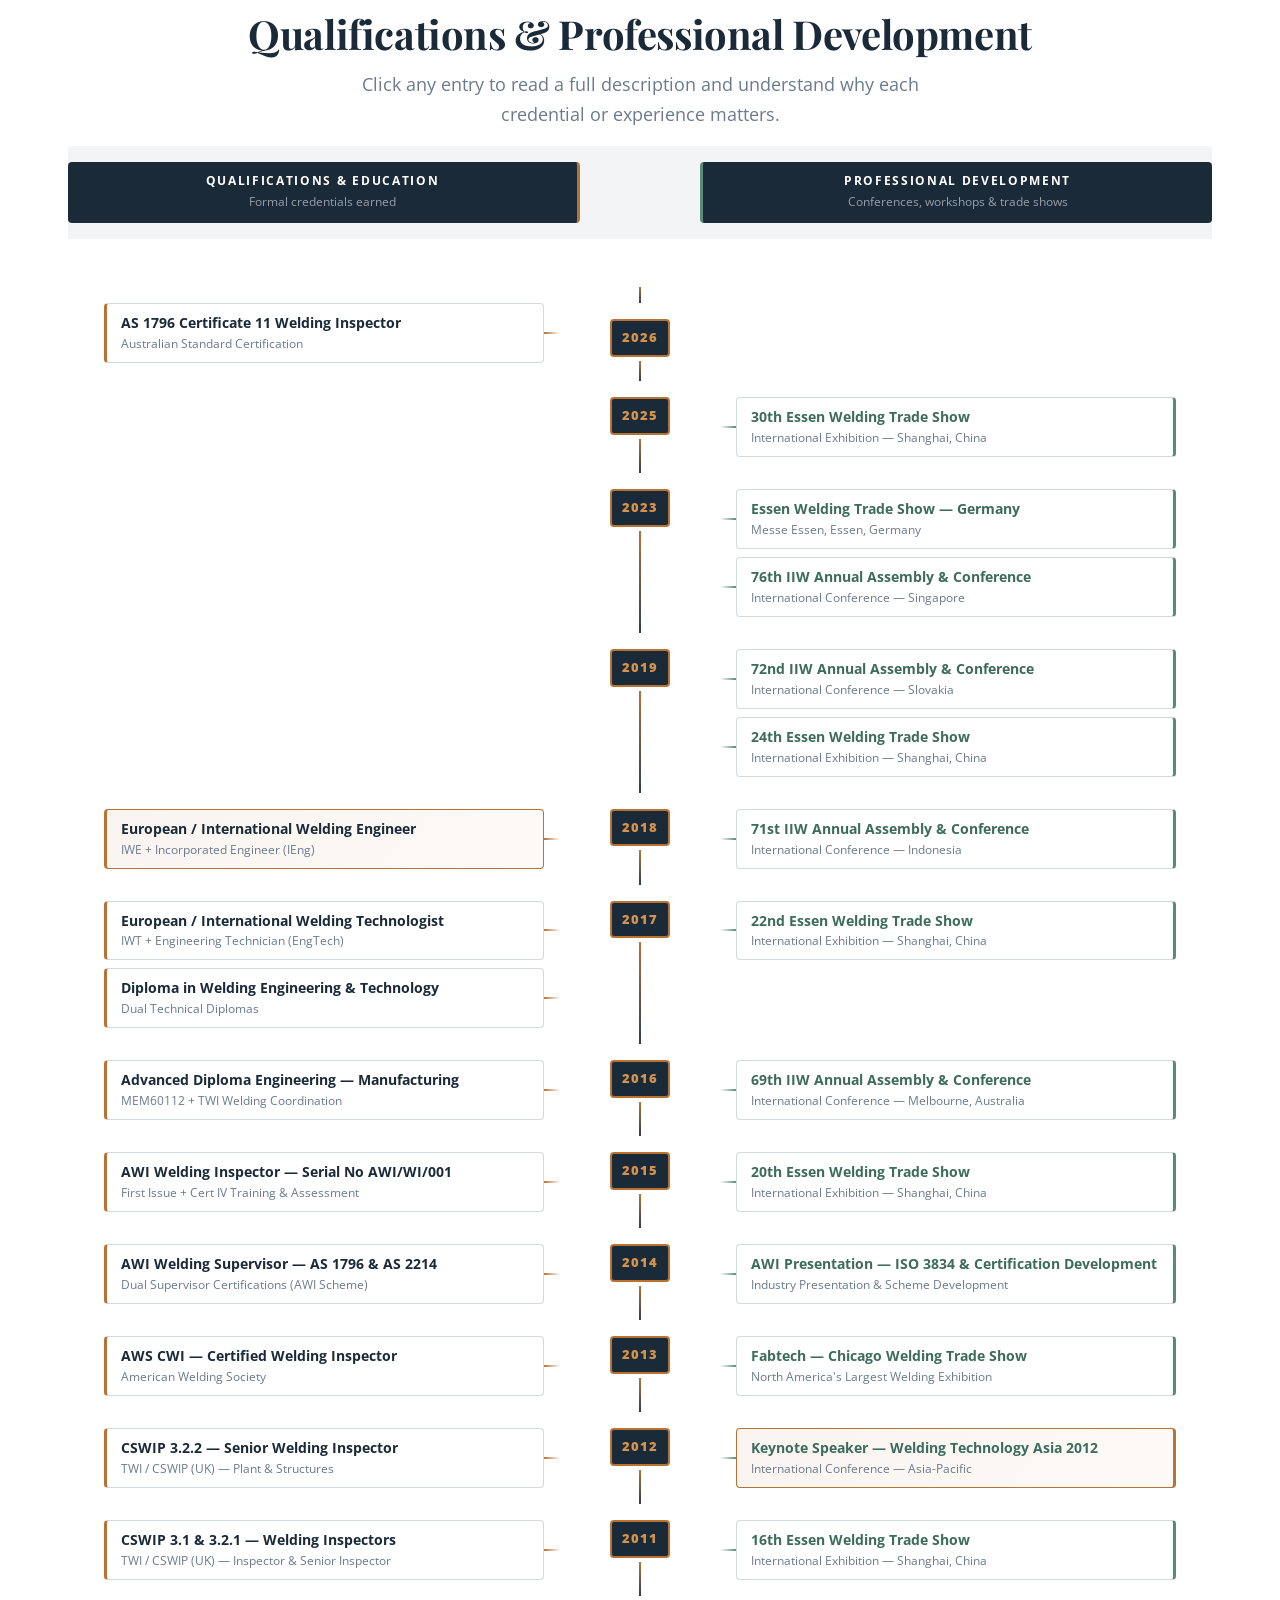
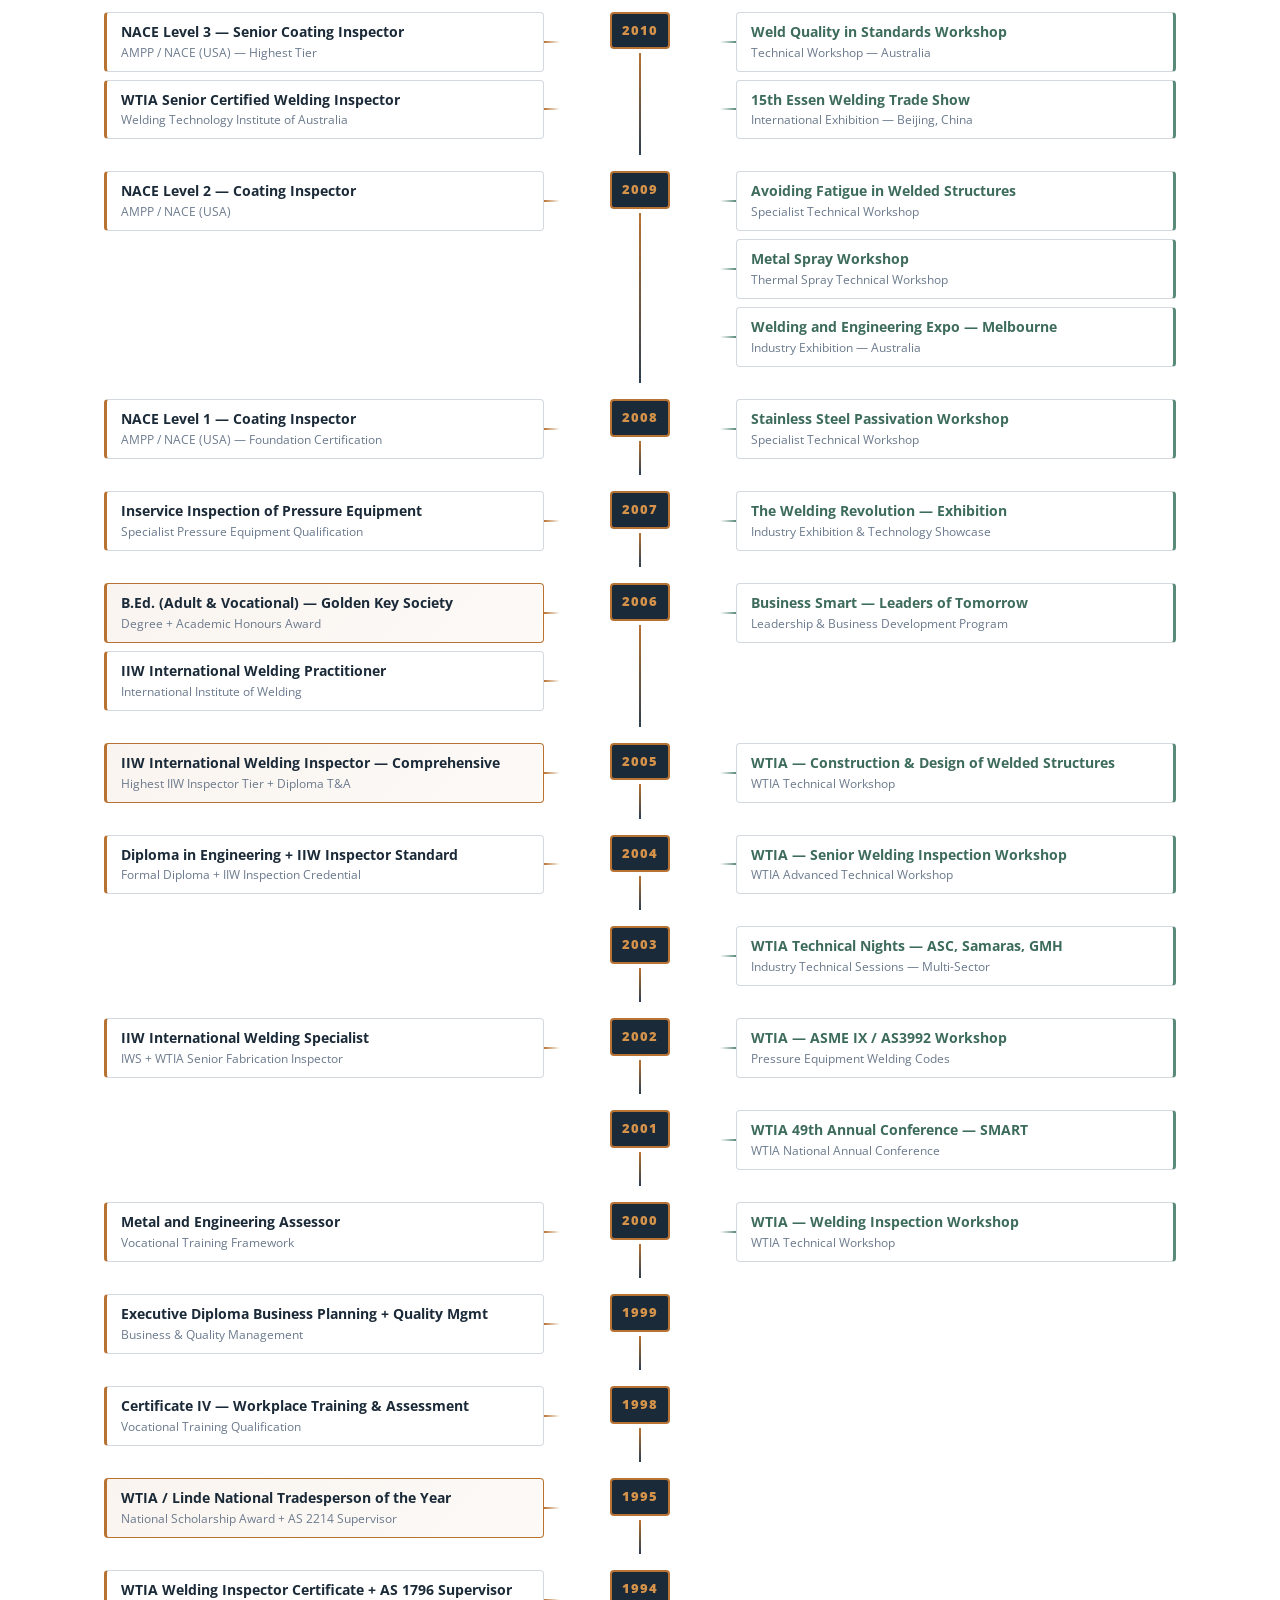
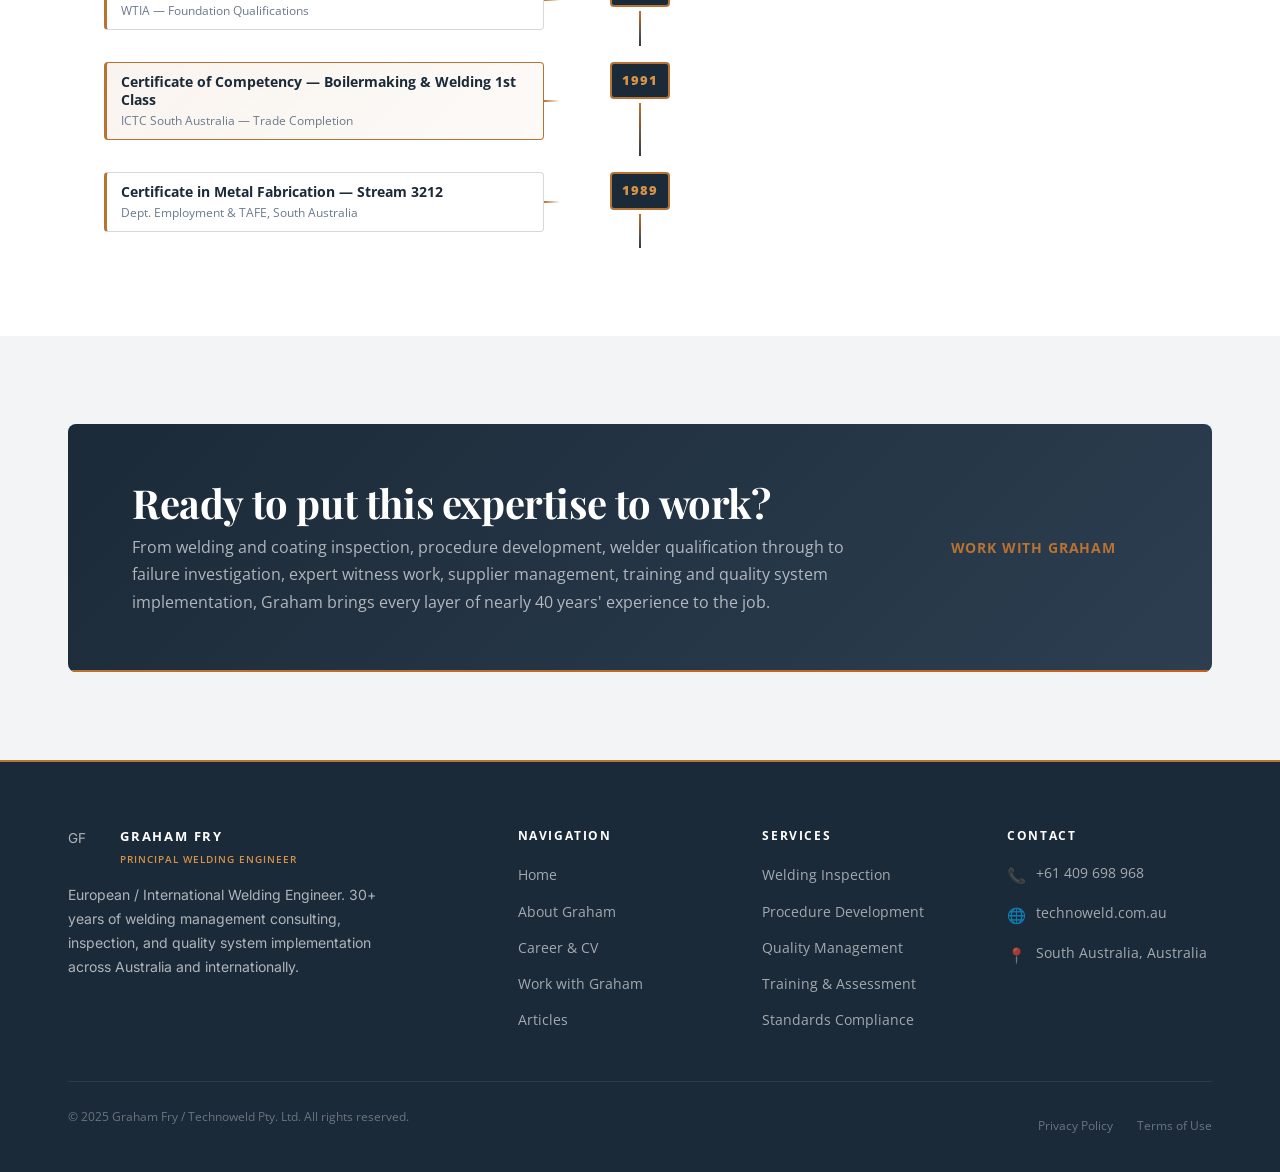
<file: career.html>
<!DOCTYPE html>
<html lang="en">
<head>
  <meta charset="UTF-8">
  <meta name="viewport" content="width=device-width, initial-scale=1.0">
  <title>Career &amp; CV | Graham Fry — Principal Welding Engineer</title>
  <meta name="description" content="Graham Fry's career timeline — 30+ years of qualifications, professional development, and industry leadership in welding engineering and inspection.">
  <link rel="preconnect" href="https://fonts.googleapis.com">
  <link rel="preconnect" href="https://fonts.gstatic.com" crossorigin>
  <link href="https://fonts.googleapis.com/css2?family=Playfair+Display:wght@700;800&family=Open+Sans:wght@400;600;700&family=Inter:wght@400;500;600&display=swap" rel="stylesheet">
  <link rel="stylesheet" href="css/styles.css">
</head>
<body>

<!-- ============================================================
     NAV
     ============================================================ -->
<nav class="nav" role="navigation" aria-label="Main navigation">
  <div class="nav__inner">
    <a href="index.html" class="nav__brand" aria-label="Graham Fry — Home">
      <div class="nav__brand-mark" aria-hidden="true">GF</div>
      <div class="nav__brand-text-wrap">
        <span class="nav__brand-name">Graham Fry</span>
        <span class="nav__brand-title">Principal Welding Engineer</span>
      </div>
    </a>
    <ul class="nav__links" role="list">
      <li><a href="index.html">Home</a></li>
      <li><a href="about.html">About</a></li>
      <li><a href="career.html">Career &amp; CV</a></li>
      <li><a href="work-with-graham.html">Work with Graham</a></li>
      <li><a href="blog.html">Articles</a></li>
    </ul>
    <a href="work-with-graham.html" class="btn btn--primary nav__cta">Book a Consultation</a>
    <button class="nav__toggle" aria-label="Open menu" aria-expanded="false" aria-controls="mobile-nav">
      <span></span><span></span><span></span>
    </button>
  </div>
  <nav class="nav__mobile" id="mobile-nav" aria-label="Mobile navigation">
    <ul role="list">
      <li><a href="index.html">Home</a></li>
      <li><a href="about.html">About</a></li>
      <li><a href="career.html">Career &amp; CV</a></li>
      <li><a href="work-with-graham.html">Work with Graham</a></li>
      <li><a href="blog.html">Articles</a></li>
      <li><a href="work-with-graham.html" class="btn btn--primary" style="margin-top:8px;display:block;text-align:center;">Book a Consultation</a></li>
    </ul>
  </nav>
</nav>

<!-- ============================================================
     HERO
     ============================================================ -->
<section class="hero" style="padding-bottom: 72px;">
  <div class="container">
    <div class="fade-up">
      <span class="section-label">Career &amp; CV</span>
      <h1 style="margin-top: 12px; max-width: 700px;">30 Years of Knowledge,<br>Built Layer by Layer</h1>
      <p class="lead" style="max-width: 580px; margin-top: 16px;">From trade apprentice to European/International Welding Engineer — every qualification earned and every workshop attended has added a layer to what Graham brings to each engagement today.</p>
      <p style="margin-top: 20px; font-family: var(--font-sans); font-size: .875rem; color: rgba(255,255,255,.55);">Click any entry on the timeline to learn more about it and why it matters.</p>
    </div>
  </div>
</section>

<!-- ============================================================
     WORK HISTORY
     ============================================================ -->
<section class="section" style="background: var(--steel-light);">
  <div class="container">
    <div class="fade-up" style="text-align: center; margin-bottom: 48px;">
      <span class="section-label">Work History</span>
      <h2 style="margin-top: 8px;">Career Positions</h2>
    </div>
    <div class="grid-2 fade-up">

      <div class="card" style="border-left: 3px solid var(--copper);">
        <div style="display: flex; justify-content: space-between; align-items: flex-start; flex-wrap: wrap; gap: 8px; margin-bottom: 12px;">
          <span class="section-label" style="color: var(--copper);">1996 — Present</span>
          <span style="font-family: var(--font-sans); font-size: .72rem; font-weight: 700; letter-spacing: .08em; text-transform: uppercase; background: rgba(184,115,51,.1); color: var(--copper-dark); padding: 3px 10px; border-radius: 2px;">Director / Principal</span>
        </div>
        <h3 style="font-size: 1.3rem; margin-bottom: 6px;">Technoweld Pty. Ltd.</h3>
        <p style="font-family: var(--font-sans); font-size: .875rem; color: var(--copper); font-weight: 600; margin-bottom: 14px;">Welding Management Consulting &amp; Inspection</p>
        <p style="font-size: .92rem; color: var(--text-light);">Founded in 1996, Technoweld has delivered welding management consulting, inspection, procedure development, training, and quality system implementation to clients across Australia and internationally. Work spans pressure vessels, high-pressure piping, structural steel, oil and gas, mining, chemical, infrastructure, and food processing sectors.</p>
      </div>

      <div class="card" style="border-left: 3px solid var(--patina);">
        <div style="display: flex; justify-content: space-between; align-items: flex-start; flex-wrap: wrap; gap: 8px; margin-bottom: 12px;">
          <span class="section-label" style="color: var(--patina);">2010 — Present</span>
          <span style="font-family: var(--font-sans); font-size: .72rem; font-weight: 700; letter-spacing: .08em; text-transform: uppercase; background: rgba(90,138,122,.1); color: var(--patina-dark); padding: 3px 10px; border-radius: 2px;">Founding Director</span>
        </div>
        <h3 style="font-size: 1.3rem; margin-bottom: 6px;">Australian Welding Institute Ltd.</h3>
        <p style="font-family: var(--font-sans); font-size: .875rem; color: var(--patina); font-weight: 600; margin-bottom: 14px;">National Welding Industry Body</p>
        <p style="font-size: .92rem; color: var(--text-light);">Founding Director of the AWI, serving on the Federal Board of Directors for over a decade. Roles have included Technical Director, Director of Marketing, and Chair of the Education Certification Committee — helping shape the direction of welding certification and standards across Australia.</p>
      </div>

      <div class="card" style="border-left: 3px solid var(--copper);">
        <div style="display: flex; justify-content: space-between; align-items: flex-start; flex-wrap: wrap; gap: 8px; margin-bottom: 12px;">
          <span class="section-label" style="color: var(--copper);">1996 — 2007</span>
          <span style="font-family: var(--font-sans); font-size: .72rem; font-weight: 700; letter-spacing: .08em; text-transform: uppercase; background: rgba(184,115,51,.1); color: var(--copper-dark); padding: 3px 10px; border-radius: 2px;">Lecturer</span>
        </div>
        <h3 style="font-size: 1.3rem; margin-bottom: 6px;">TAFESA</h3>
        <p style="font-family: var(--font-sans); font-size: .875rem; color: var(--copper); font-weight: 600; margin-bottom: 14px;">Engineering Faculty — Education Provider</p>
        <p style="font-size: .92rem; color: var(--text-light);">Over a decade as a lecturer in the Engineering Faculty, teaching welding supervision, inspection, senior fabrication inspection, and welder certification. Training remains one of Graham's genuine passions — he has seen first-hand what happens when tradespeople don't receive the right support and education.</p>
      </div>

      <div class="card" style="border-left: 3px solid var(--storm-slate);">
        <div style="display: flex; justify-content: space-between; align-items: flex-start; flex-wrap: wrap; gap: 8px; margin-bottom: 12px;">
          <span class="section-label" style="color: var(--storm-slate);">1988 — 1996</span>
          <span style="font-family: var(--font-sans); font-size: .72rem; font-weight: 700; letter-spacing: .08em; text-transform: uppercase; background: var(--bright-steel); color: var(--text-body); padding: 3px 10px; border-radius: 2px;">Tradesperson</span>
        </div>
        <h3 style="font-size: 1.3rem; margin-bottom: 6px;">Pipetech Pty. Ltd.</h3>
        <p style="font-family: var(--font-sans); font-size: .875rem; color: var(--text-light); font-weight: 600; margin-bottom: 14px;">Manufacturer of Pressure Equipment &amp; Associated Structures</p>
        <p style="font-size: .92rem; color: var(--text-light);">Where it all began. Eight years fabricating pressure equipment and associated structures for the oil, gas, chemical, and food industries. The hands-on foundation built here — the hard-won knowledge of what works and what doesn't when metal meets heat — informs every decision Graham makes today.</p>
      </div>

    </div>
  </div>
</section>

<!-- ============================================================
     DUAL TIMELINE
     ============================================================ -->
<section class="section" id="timeline">
  <div class="container">
    <div class="fade-up" style="text-align: center; margin-bottom: 16px;">
      <span class="section-label">Interactive Timeline</span>
      <h2 style="margin-top: 8px;">Qualifications &amp; Professional Development</h2>
      <p class="lead" style="margin-top: 12px; max-width: 600px; margin-left: auto; margin-right: auto;">Click any entry to read a full description and understand why each credential or experience matters.</p>
    </div>
  </div>

  <div class="dual-timeline-wrap">

    <!-- Column Headers -->
    <div class="tl-headers" role="row">
      <div class="tl-header tl-header--left" role="columnheader">
        <h3>Qualifications &amp; Education</h3>
        <p>Formal credentials earned</p>
      </div>
      <div class="tl-header-mid" role="presentation"></div>
      <div class="tl-header tl-header--right" role="columnheader">
        <h3>Professional Development</h3>
        <p>Conferences, workshops &amp; trade shows</p>
      </div>
    </div>

    <!-- ---- 2026 ---- -->
    <div class="tl-row fade-up">
      <div class="tl-left-area">
        <div class="tl-entry-left-wrap">
          <button class="tl-entry tl-entry--qual"
            data-type="qual"
            data-year="2026"
            data-title="AS 1796 Certificate 11 — Welding Inspector"
            data-desc="Certificate 11 under AS 1796, the Australian Standard for certification of welders, welding supervisors and welding inspectors. This is the most advanced welding inspector certification under the AS 1796 scheme."
            data-importance="Maintains Graham's standing at the highest level of welding inspection certification in Australia, ensuring clients receive current, standards-compliant inspection and supervision services.">
            <span class="tl-entry__title">AS 1796 Certificate 11 Welding Inspector</span>
            <span class="tl-entry__sub">Australian Standard Certification</span>
          </button>
          <span class="tl-connector tl-connector--left" aria-hidden="true"></span>
        </div>
      </div>
      <div class="tl-spine">
        <div class="tl-spine-line tl-spine-line--first" aria-hidden="true"></div>
        <div class="tl-year-badge" aria-label="Year 2026">2026</div>
        <div class="tl-spine-line" aria-hidden="true"></div>
      </div>
      <div class="tl-right-area"></div>
    </div>

    <!-- ---- 2025 ---- -->
    <div class="tl-row fade-up">
      <div class="tl-left-area"></div>
      <div class="tl-spine">
        <div class="tl-year-badge" aria-label="Year 2025">2025</div>
        <div class="tl-spine-line" aria-hidden="true"></div>
      </div>
      <div class="tl-right-area">
        <div class="tl-entry-right-wrap">
          <span class="tl-connector tl-connector--right" aria-hidden="true"></span>
          <button class="tl-entry tl-entry--pd tl-entry--right"
            data-type="pd"
            data-year="2025"
            data-title="30th Essen Welding Trade Show — Shanghai"
            data-desc="The International Welding Exhibition held in Shanghai, China — one of the world's largest welding and joining technology trade shows, showcasing the latest in welding equipment, consumables, and processes from global manufacturers."
            data-importance="Staying current with global technology developments ensures Graham's advice reflects the latest available processes, materials, and equipment — not what was state-of-the-art a decade ago.">
            <span class="tl-entry__title">30th Essen Welding Trade Show</span>
            <span class="tl-entry__sub">International Exhibition — Shanghai, China</span>
          </button>
        </div>
      </div>
    </div>

    <!-- ---- 2023 ---- -->
    <div class="tl-row fade-up">
      <div class="tl-left-area"></div>
      <div class="tl-spine">
        <div class="tl-year-badge" aria-label="Year 2023">2023</div>
        <div class="tl-spine-line" aria-hidden="true"></div>
      </div>
      <div class="tl-right-area">
        <div class="tl-entry-right-wrap">
          <span class="tl-connector tl-connector--right" aria-hidden="true"></span>
          <button class="tl-entry tl-entry--pd tl-entry--right"
            data-type="pd"
            data-year="2023"
            data-title="Essen Welding Trade Show — Messe Essen, Germany"
            data-desc="The original Essen Welding Trade Show held at Messe Essen in Germany — the flagship international event for the welding industry, attracting manufacturers, engineers, researchers, and standards bodies from across the globe."
            data-importance="Attendance at the world's premier welding trade event connects Graham directly to cutting-edge research, emerging technologies, and international peers — keeping his practice genuinely world-class.">
            <span class="tl-entry__title">Essen Welding Trade Show — Germany</span>
            <span class="tl-entry__sub">Messe Essen, Essen, Germany</span>
          </button>
        </div>
        <div class="tl-entry-right-wrap">
          <span class="tl-connector tl-connector--right" aria-hidden="true"></span>
          <button class="tl-entry tl-entry--pd tl-entry--right"
            data-type="pd"
            data-year="2023"
            data-title="76th IIW Annual Assembly — Singapore"
            data-desc="The International Institute of Welding Annual Assembly and International Conference, held in Singapore. The IIW is the world's largest international body dedicated to welding science and technology, bringing together experts from over 50 countries."
            data-importance="IIW Annual Assemblies are where international welding standards and best practices are debated and developed. Graham's attendance demonstrates engagement at the highest level of global welding governance.">
            <span class="tl-entry__title">76th IIW Annual Assembly &amp; Conference</span>
            <span class="tl-entry__sub">International Conference — Singapore</span>
          </button>
        </div>
      </div>
    </div>

    <!-- ---- 2019 ---- -->
    <div class="tl-row fade-up">
      <div class="tl-left-area"></div>
      <div class="tl-spine">
        <div class="tl-year-badge" aria-label="Year 2019">2019</div>
        <div class="tl-spine-line" aria-hidden="true"></div>
      </div>
      <div class="tl-right-area">
        <div class="tl-entry-right-wrap">
          <span class="tl-connector tl-connector--right" aria-hidden="true"></span>
          <button class="tl-entry tl-entry--pd tl-entry--right"
            data-type="pd"
            data-year="2019"
            data-title="72nd IIW Annual Assembly — Slovakia"
            data-desc="The International Institute of Welding Annual Assembly and International Conference, held in Bratislava, Slovakia. Delegates from member nations present technical papers, review standards progress, and engage with the international welding research community."
            data-importance="Sustained IIW participation over many years reflects Graham's commitment to keeping Australian welding practice connected to global developments, not operating in isolation.">
            <span class="tl-entry__title">72nd IIW Annual Assembly &amp; Conference</span>
            <span class="tl-entry__sub">International Conference — Slovakia</span>
          </button>
        </div>
        <div class="tl-entry-right-wrap">
          <span class="tl-connector tl-connector--right" aria-hidden="true"></span>
          <button class="tl-entry tl-entry--pd tl-entry--right"
            data-type="pd"
            data-year="2019"
            data-title="24th Essen Welding Trade Show — Shanghai"
            data-desc="The 24th International Welding Exhibition held in Shanghai, China. One of Asia's largest welding industry events, showcasing global advances in welding technology, consumables, and automation."
            data-importance="Regular attendance at the Shanghai exhibition provides insight into Asia-Pacific manufacturing trends and technology adoption — directly relevant to Graham's clients operating in the region.">
            <span class="tl-entry__title">24th Essen Welding Trade Show</span>
            <span class="tl-entry__sub">International Exhibition — Shanghai, China</span>
          </button>
        </div>
      </div>
    </div>

    <!-- ---- 2018 ---- -->
    <div class="tl-row fade-up">
      <div class="tl-left-area">
        <div class="tl-entry-left-wrap">
          <button class="tl-entry tl-entry--qual tl-entry--award"
            data-type="qual"
            data-year="2018"
            data-title="European / International Welding Engineer — IWE + Incorporated Engineer"
            data-desc="The European/International Welding Engineer (IWE) is the highest designation in the IIW international welding personnel qualification system, recognised in over 50 countries. Concurrently, Graham holds the Incorporated Engineer (IEng) credential, a formal professional engineering registration."
            data-importance="The IWE designation is the global gold standard for welding engineers. It signals to clients, regulators, and engineers worldwide that Graham operates at the highest internationally-recognised level of welding engineering competence."
            data-tag="Premier Engineering Credential">
            <span class="tl-entry__title">European / International Welding Engineer</span>
            <span class="tl-entry__sub">IWE + Incorporated Engineer (IEng)</span>
          </button>
          <span class="tl-connector tl-connector--left" aria-hidden="true"></span>
        </div>
      </div>
      <div class="tl-spine">
        <div class="tl-year-badge" aria-label="Year 2018">2018</div>
        <div class="tl-spine-line" aria-hidden="true"></div>
      </div>
      <div class="tl-right-area">
        <div class="tl-entry-right-wrap">
          <span class="tl-connector tl-connector--right" aria-hidden="true"></span>
          <button class="tl-entry tl-entry--pd tl-entry--right"
            data-type="pd"
            data-year="2018"
            data-title="71st IIW Annual Assembly — Indonesia"
            data-desc="The International Institute of Welding Annual Assembly and International Conference, held in Bali, Indonesia. Annual assemblies bring together working groups covering all aspects of welding science, quality, and safety."
            data-importance="Ongoing IIW participation ensures Graham remains connected to the international standards development process that ultimately shapes Australian welding codes and practices.">
            <span class="tl-entry__title">71st IIW Annual Assembly &amp; Conference</span>
            <span class="tl-entry__sub">International Conference — Indonesia</span>
          </button>
        </div>
      </div>
    </div>

    <!-- ---- 2017 ---- -->
    <div class="tl-row fade-up">
      <div class="tl-left-area">
        <div class="tl-entry-left-wrap">
          <button class="tl-entry tl-entry--qual"
            data-type="qual"
            data-year="2017"
            data-title="European / International Welding Technologist — IWT + Engineering Technician"
            data-desc="The International Welding Technologist (IWT) designation, the second tier of the IIW international personnel qualification system. Also holds Engineering Technician (EngTech), a professional registration acknowledging technical engineering competence."
            data-importance="The IWT was a stepping stone in Graham's pathway to IWE, demonstrating a structured, internationally-validated progression through the welding engineering qualification ladder.">
            <span class="tl-entry__title">European / International Welding Technologist</span>
            <span class="tl-entry__sub">IWT + Engineering Technician (EngTech)</span>
          </button>
          <span class="tl-connector tl-connector--left" aria-hidden="true"></span>
        </div>
        <div class="tl-entry-left-wrap">
          <button class="tl-entry tl-entry--qual"
            data-type="qual"
            data-year="2017"
            data-title="Diploma in Welding Engineering &amp; Diploma in Welding Technology"
            data-desc="Two formal diplomas covering both welding engineering theory and practical welding technology. These underpin the IWT and IWE designations, requiring demonstrated competence across materials science, welding metallurgy, procedure qualification, quality management, and design."
            data-importance="These diplomas formalise the technical knowledge that underpins Graham's engineering recommendations — ensuring advice is grounded in rigorous academic and practical foundations, not just experience alone.">
            <span class="tl-entry__title">Diploma in Welding Engineering &amp; Technology</span>
            <span class="tl-entry__sub">Dual Technical Diplomas</span>
          </button>
          <span class="tl-connector tl-connector--left" aria-hidden="true"></span>
        </div>
      </div>
      <div class="tl-spine">
        <div class="tl-year-badge" aria-label="Year 2017">2017</div>
        <div class="tl-spine-line" aria-hidden="true"></div>
      </div>
      <div class="tl-right-area">
        <div class="tl-entry-right-wrap">
          <span class="tl-connector tl-connector--right" aria-hidden="true"></span>
          <button class="tl-entry tl-entry--pd tl-entry--right"
            data-type="pd"
            data-year="2017"
            data-title="22nd Essen Welding Trade Show — Shanghai"
            data-desc="The 22nd International Welding Exhibition held in Shanghai, China — a major global forum for welding technology, showcasing innovations from manufacturers, consumable suppliers, and automation companies worldwide."
            data-importance="Consistent trade show attendance across multiple cycles tracks the evolution of welding technology, ensuring Graham's recommendations reflect current best practice rather than yesterday's solutions.">
            <span class="tl-entry__title">22nd Essen Welding Trade Show</span>
            <span class="tl-entry__sub">International Exhibition — Shanghai, China</span>
          </button>
        </div>
      </div>
    </div>

    <!-- ---- 2016 ---- -->
    <div class="tl-row fade-up">
      <div class="tl-left-area">
        <div class="tl-entry-left-wrap">
          <button class="tl-entry tl-entry--qual"
            data-type="qual"
            data-year="2016"
            data-title="Advanced Diploma of Engineering — Manufacturing (MEM60112) + TWI Welding Coordination"
            data-desc="MEM60112 Advanced Diploma of Engineering in Manufacturing — a comprehensive qualification covering engineering principles, manufacturing processes, quality systems, and project management. Accompanied by Welding Coordination training through TWI (The Welding Institute), covering ISO 3834 compliant welding coordination practice."
            data-importance="This qualification bridges the gap between trade skills and engineering theory, giving Graham the formal academic grounding to work credibly alongside engineers, designers, and project managers on complex fabrication projects.">
            <span class="tl-entry__title">Advanced Diploma Engineering — Manufacturing</span>
            <span class="tl-entry__sub">MEM60112 + TWI Welding Coordination</span>
          </button>
          <span class="tl-connector tl-connector--left" aria-hidden="true"></span>
        </div>
      </div>
      <div class="tl-spine">
        <div class="tl-year-badge" aria-label="Year 2016">2016</div>
        <div class="tl-spine-line" aria-hidden="true"></div>
      </div>
      <div class="tl-right-area">
        <div class="tl-entry-right-wrap">
          <span class="tl-connector tl-connector--right" aria-hidden="true"></span>
          <button class="tl-entry tl-entry--pd tl-entry--right"
            data-type="pd"
            data-year="2016"
            data-title="69th IIW Annual Assembly — Melbourne, Australia"
            data-desc="The 69th International Institute of Welding Annual Assembly and International Conference, hosted in Melbourne, Australia. A significant event for Australian industry, bringing the global welding community to Graham's home market."
            data-importance="Hosting an IIW assembly in Australia provided a unique opportunity to connect local industry with global standards-makers — Graham's participation helped bridge that conversation.">
            <span class="tl-entry__title">69th IIW Annual Assembly &amp; Conference</span>
            <span class="tl-entry__sub">International Conference — Melbourne, Australia</span>
          </button>
        </div>
      </div>
    </div>

    <!-- ---- 2015 ---- -->
    <div class="tl-row fade-up">
      <div class="tl-left-area">
        <div class="tl-entry-left-wrap">
          <button class="tl-entry tl-entry--qual"
            data-type="qual"
            data-year="2015"
            data-title="AWI Welding Inspector — Serial No AWI/WI/001 + Certificate IV Training &amp; Assessment"
            data-desc="The inaugural Welding Inspector certification issued under the newly established Australian Welding Institute (AWI) scheme, serial number AWI/WI/001 — the very first certificate issued under this scheme. Also completed Certificate IV in Training and Assessment."
            data-importance="Holding serial number AWI/WI/001 reflects Graham's role as a founding architect of this certification scheme. It is a mark of both personal competence and direct contribution to the infrastructure of Australian welding certification.">
            <span class="tl-entry__title">AWI Welding Inspector — Serial No AWI/WI/001</span>
            <span class="tl-entry__sub">First Issue + Cert IV Training &amp; Assessment</span>
          </button>
          <span class="tl-connector tl-connector--left" aria-hidden="true"></span>
        </div>
      </div>
      <div class="tl-spine">
        <div class="tl-year-badge" aria-label="Year 2015">2015</div>
        <div class="tl-spine-line" aria-hidden="true"></div>
      </div>
      <div class="tl-right-area">
        <div class="tl-entry-right-wrap">
          <span class="tl-connector tl-connector--right" aria-hidden="true"></span>
          <button class="tl-entry tl-entry--pd tl-entry--right"
            data-type="pd"
            data-year="2015"
            data-title="20th Essen Welding Trade Show — Shanghai"
            data-desc="The 20th International Welding Exhibition held in Shanghai, China. A milestone edition of the Asia-Pacific welding trade show, reflecting two decades of growth in the welding technology exhibition landscape."
            data-importance="Graham's sustained attendance at multiple editions of this exhibition demonstrates a long-term commitment to tracking global welding technology trends rather than one-off exposure.">
            <span class="tl-entry__title">20th Essen Welding Trade Show</span>
            <span class="tl-entry__sub">International Exhibition — Shanghai, China</span>
          </button>
        </div>
      </div>
    </div>

    <!-- ---- 2014 ---- -->
    <div class="tl-row fade-up">
      <div class="tl-left-area">
        <div class="tl-entry-left-wrap">
          <button class="tl-entry tl-entry--qual"
            data-type="qual"
            data-year="2014"
            data-title="AWI Welding Supervisor — AS 1796 (AWI/WS-B1/001) &amp; AS 2214 (AWI/WS-B2/001)"
            data-desc="Dual welding supervisor certifications issued under the Australian Welding Institute scheme: AS 1796 (Serial AWI/WS-B1/001) covering certification of welders and welding supervisors, and AS 2214 (Serial AWI/WS-B2/001) covering welding supervisors for structural steel."
            data-importance="Holding both AS 1796 and AS 2214 supervisor certifications qualifies Graham to supervise welding work across both pressure equipment and structural steel environments — covering the full scope of Australian industrial fabrication.">
            <span class="tl-entry__title">AWI Welding Supervisor — AS 1796 &amp; AS 2214</span>
            <span class="tl-entry__sub">Dual Supervisor Certifications (AWI Scheme)</span>
          </button>
          <span class="tl-connector tl-connector--left" aria-hidden="true"></span>
        </div>
      </div>
      <div class="tl-spine">
        <div class="tl-year-badge" aria-label="Year 2014">2014</div>
        <div class="tl-spine-line" aria-hidden="true"></div>
      </div>
      <div class="tl-right-area">
        <div class="tl-entry-right-wrap">
          <span class="tl-connector tl-connector--right" aria-hidden="true"></span>
          <button class="tl-entry tl-entry--pd tl-entry--right"
            data-type="pd"
            data-year="2014"
            data-title="AWI Presentation — ISO 3834 Implementation &amp; Supervision Certification Scheme"
            data-desc="Presented to AWI members on the practical implementation of ISO 3834 (Quality requirements for fusion welding of metallic materials) and contributed to the development of the AWI Welding Supervision certification scheme."
            data-importance="This work directly shaped the national certification infrastructure that welding professionals in Australia now work within — Graham was not just a participant but an architect of these systems.">
            <span class="tl-entry__title">AWI Presentation — ISO 3834 &amp; Certification Development</span>
            <span class="tl-entry__sub">Industry Presentation &amp; Scheme Development</span>
          </button>
        </div>
      </div>
    </div>

    <!-- ---- 2013 ---- -->
    <div class="tl-row fade-up">
      <div class="tl-left-area">
        <div class="tl-entry-left-wrap">
          <button class="tl-entry tl-entry--qual"
            data-type="qual"
            data-year="2013"
            data-title="AWS CWI — American Welding Society Certified Welding Inspector"
            data-desc="The Certified Welding Inspector (CWI) credential issued by the American Welding Society (AWS) — one of the most widely recognised welding inspection qualifications in the world, tested against AWS D1.1 and other major North American welding codes."
            data-importance="The AWS CWI adds an internationally recognised North American dimension to Graham's inspection credentials, enabling him to work on projects governed by AWS codes and communicate fluently with US-based clients and engineers.">
            <span class="tl-entry__title">AWS CWI — Certified Welding Inspector</span>
            <span class="tl-entry__sub">American Welding Society</span>
          </button>
          <span class="tl-connector tl-connector--left" aria-hidden="true"></span>
        </div>
      </div>
      <div class="tl-spine">
        <div class="tl-year-badge" aria-label="Year 2013">2013</div>
        <div class="tl-spine-line" aria-hidden="true"></div>
      </div>
      <div class="tl-right-area">
        <div class="tl-entry-right-wrap">
          <span class="tl-connector tl-connector--right" aria-hidden="true"></span>
          <button class="tl-entry tl-entry--pd tl-entry--right"
            data-type="pd"
            data-year="2013"
            data-title="Fabtech — Chicago Welding Trade Show"
            data-desc="Fabtech is North America's largest metal forming, fabricating, welding, and finishing event, held in Chicago. It brings together tens of thousands of industry professionals and hundreds of exhibitors showcasing the latest manufacturing technology."
            data-importance="Attendance at Fabtech connects Graham to North American manufacturing technology and industry trends — expanding his perspective beyond the Australian and Asian markets he regularly engages with.">
            <span class="tl-entry__title">Fabtech — Chicago Welding Trade Show</span>
            <span class="tl-entry__sub">North America's Largest Welding Exhibition</span>
          </button>
        </div>
      </div>
    </div>

    <!-- ---- 2012 ---- -->
    <div class="tl-row fade-up">
      <div class="tl-left-area">
        <div class="tl-entry-left-wrap">
          <button class="tl-entry tl-entry--qual"
            data-type="qual"
            data-year="2012"
            data-title="CSWIP 3.2.2 — Senior Welding Inspector (Plant/Structures)"
            data-desc="CSWIP 3.2.2 is the senior welding inspector certification covering plant and structures, administered by TWI (The Welding Institute) in the UK. It is the highest level of the CSWIP inspector scheme and is widely specified on major international oil, gas, and infrastructure projects."
            data-importance="CSWIP 3.2.2 is widely specified on major international projects. Holding this credential alongside Australian standards certifications enables Graham to work on globally-governed projects where UK/European inspection standards are mandated.">
            <span class="tl-entry__title">CSWIP 3.2.2 — Senior Welding Inspector</span>
            <span class="tl-entry__sub">TWI / CSWIP (UK) — Plant &amp; Structures</span>
          </button>
          <span class="tl-connector tl-connector--left" aria-hidden="true"></span>
        </div>
      </div>
      <div class="tl-spine">
        <div class="tl-year-badge" aria-label="Year 2012">2012</div>
        <div class="tl-spine-line" aria-hidden="true"></div>
      </div>
      <div class="tl-right-area">
        <div class="tl-entry-right-wrap">
          <span class="tl-connector tl-connector--right" aria-hidden="true"></span>
          <button class="tl-entry tl-entry--pd tl-entry--right tl-entry--award"
            data-type="pd"
            data-year="2012"
            data-title="Keynote Speaker — Welding Technology Asia 2012 Conference"
            data-desc="Invited to deliver a keynote address at the Welding Technology Asia 2012 Conference — a major regional event bringing together welding engineers, researchers, and industry leaders from across Asia and the Pacific."
            data-importance="A keynote invitation reflects peer recognition at the highest level. Being asked to address an international audience demonstrates that Graham's knowledge and experience are valued beyond his own practice and national borders."
            data-tag="Industry Recognition">
            <span class="tl-entry__title">Keynote Speaker — Welding Technology Asia 2012</span>
            <span class="tl-entry__sub">International Conference — Asia-Pacific</span>
          </button>
        </div>
      </div>
    </div>

    <!-- ---- 2011 ---- -->
    <div class="tl-row fade-up">
      <div class="tl-left-area">
        <div class="tl-entry-left-wrap">
          <button class="tl-entry tl-entry--qual"
            data-type="qual"
            data-year="2011"
            data-title="CSWIP 3.1 &amp; CSWIP 3.2.1 — Welding Inspector Certifications"
            data-desc="CSWIP 3.1 is the internationally recognised Welding Inspector certification and CSWIP 3.2.1 is the Senior Welding Inspector (Radiographic Interpretation) certification, both administered by TWI. Together they form a comprehensive inspection qualification across visual, NDT-interpretation, and supervisory inspection roles."
            data-importance="CSWIP certifications are a global benchmark specified on major oil, gas, and infrastructure projects. Holding both the standard and senior tiers broadens the scope of projects Graham can formally inspect.">
            <span class="tl-entry__title">CSWIP 3.1 &amp; 3.2.1 — Welding Inspectors</span>
            <span class="tl-entry__sub">TWI / CSWIP (UK) — Inspector &amp; Senior Inspector</span>
          </button>
          <span class="tl-connector tl-connector--left" aria-hidden="true"></span>
        </div>
      </div>
      <div class="tl-spine">
        <div class="tl-year-badge" aria-label="Year 2011">2011</div>
        <div class="tl-spine-line" aria-hidden="true"></div>
      </div>
      <div class="tl-right-area">
        <div class="tl-entry-right-wrap">
          <span class="tl-connector tl-connector--right" aria-hidden="true"></span>
          <button class="tl-entry tl-entry--pd tl-entry--right"
            data-type="pd"
            data-year="2011"
            data-title="16th Essen Welding Trade Show — Shanghai"
            data-desc="The 16th International Welding Exhibition held in Shanghai, China. By this edition, the Shanghai show had grown into one of the world's most significant welding technology exhibitions, reflecting China's rapidly expanding manufacturing sector."
            data-importance="Tracking the exhibition across multiple editions provides a longitudinal view of how welding technology has evolved — something a one-time visitor cannot replicate.">
            <span class="tl-entry__title">16th Essen Welding Trade Show</span>
            <span class="tl-entry__sub">International Exhibition — Shanghai, China</span>
          </button>
        </div>
      </div>
    </div>

    <!-- ---- 2010 ---- -->
    <div class="tl-row fade-up">
      <div class="tl-left-area">
        <div class="tl-entry-left-wrap">
          <button class="tl-entry tl-entry--qual"
            data-type="qual"
            data-year="2010"
            data-title="NACE Level 3 — Senior Coating Inspector"
            data-desc="NACE (now AMPP) Level 3 Senior Coating Inspector is the highest tier of the globally recognised coating inspection certification scheme. It covers advanced knowledge of protective coatings, surface preparation, application methods, quality control, and failure analysis."
            data-importance="Coating failures are a leading cause of premature corrosion in welded structures. Holding Level 3 Senior certification means Graham can manage the complete protective treatment process — not just inspect welds, but the systems that keep them serviceable over their design life.">
            <span class="tl-entry__title">NACE Level 3 — Senior Coating Inspector</span>
            <span class="tl-entry__sub">AMPP / NACE (USA) — Highest Tier</span>
          </button>
          <span class="tl-connector tl-connector--left" aria-hidden="true"></span>
        </div>
        <div class="tl-entry-left-wrap">
          <button class="tl-entry tl-entry--qual"
            data-type="qual"
            data-year="2010"
            data-title="WTIA Senior Certified Welding Inspector"
            data-desc="Senior Certified Welding Inspector certification issued by the Welding Technology Institute of Australia (WTIA) — the predecessor body to the AWI. This is the highest level of welding inspection certification under the WTIA scheme."
            data-importance="Achieving the senior tier under the WTIA scheme recognised Graham's accumulated inspection expertise and practical experience at the highest level recognised by the Australian welding industry body of the time.">
            <span class="tl-entry__title">WTIA Senior Certified Welding Inspector</span>
            <span class="tl-entry__sub">Welding Technology Institute of Australia</span>
          </button>
          <span class="tl-connector tl-connector--left" aria-hidden="true"></span>
        </div>
      </div>
      <div class="tl-spine">
        <div class="tl-year-badge" aria-label="Year 2010">2010</div>
        <div class="tl-spine-line" aria-hidden="true"></div>
      </div>
      <div class="tl-right-area">
        <div class="tl-entry-right-wrap">
          <span class="tl-connector tl-connector--right" aria-hidden="true"></span>
          <button class="tl-entry tl-entry--pd tl-entry--right"
            data-type="pd"
            data-year="2010"
            data-title="Weld Quality in Standards Workshop"
            data-desc="A specialist workshop focused on weld quality requirements as defined within Australian and international standards, covering how quality levels are specified, inspected, and documented across different fabrication codes."
            data-importance="Understanding how standards define quality — not just how to apply them — is the difference between a consultant who meets minimum requirements and one who builds quality systems that genuinely protect clients.">
            <span class="tl-entry__title">Weld Quality in Standards Workshop</span>
            <span class="tl-entry__sub">Technical Workshop — Australia</span>
          </button>
        </div>
        <div class="tl-entry-right-wrap">
          <span class="tl-connector tl-connector--right" aria-hidden="true"></span>
          <button class="tl-entry tl-entry--pd tl-entry--right"
            data-type="pd"
            data-year="2010"
            data-title="15th Essen Welding Trade Show — Beijing"
            data-desc="The 15th International Welding Exhibition held in Beijing, China — a major edition of the exhibition reflecting Beijing's growing role as a hub for China's expanding heavy manufacturing and infrastructure sector."
            data-importance="Attending exhibitions in both Beijing and Shanghai across multiple years demonstrates comprehensive engagement with the Asia-Pacific market, which is a key geography for Graham's international client work.">
            <span class="tl-entry__title">15th Essen Welding Trade Show</span>
            <span class="tl-entry__sub">International Exhibition — Beijing, China</span>
          </button>
        </div>
      </div>
    </div>

    <!-- ---- 2009 ---- -->
    <div class="tl-row fade-up">
      <div class="tl-left-area">
        <div class="tl-entry-left-wrap">
          <button class="tl-entry tl-entry--qual"
            data-type="qual"
            data-year="2009"
            data-title="NACE Level 2 — Coating Inspector"
            data-desc="NACE Level 2 Coating Inspector certification, the intermediate tier of the internationally recognised protective coating inspection scheme. Covers in-depth knowledge of surface preparation, coating application, inspection methods, and documentation."
            data-importance="Level 2 certification established Graham's intermediate competency in coating inspection, forming part of his progression to the Level 3 Senior designation the following year.">
            <span class="tl-entry__title">NACE Level 2 — Coating Inspector</span>
            <span class="tl-entry__sub">AMPP / NACE (USA)</span>
          </button>
          <span class="tl-connector tl-connector--left" aria-hidden="true"></span>
        </div>
      </div>
      <div class="tl-spine">
        <div class="tl-year-badge" aria-label="Year 2009">2009</div>
        <div class="tl-spine-line" aria-hidden="true"></div>
      </div>
      <div class="tl-right-area">
        <div class="tl-entry-right-wrap">
          <span class="tl-connector tl-connector--right" aria-hidden="true"></span>
          <button class="tl-entry tl-entry--pd tl-entry--right"
            data-type="pd"
            data-year="2009"
            data-title="Avoiding Fatigue in Welded Structures"
            data-desc="A specialist technical workshop covering the fatigue behaviour of welded joints, including the causes of fatigue failure, weld toe geometry, post-weld treatment, and design approaches to extend the service life of welded structures."
            data-importance="Fatigue is a leading failure mode in cyclically loaded welded structures in mining, oil and gas, and infrastructure. Specialist knowledge in this area enables Graham to identify risk factors that generalist inspectors may overlook.">
            <span class="tl-entry__title">Avoiding Fatigue in Welded Structures</span>
            <span class="tl-entry__sub">Specialist Technical Workshop</span>
          </button>
        </div>
        <div class="tl-entry-right-wrap">
          <span class="tl-connector tl-connector--right" aria-hidden="true"></span>
          <button class="tl-entry tl-entry--pd tl-entry--right"
            data-type="pd"
            data-year="2009"
            data-title="Metal Spray Workshop"
            data-desc="A technical workshop on thermal spray (metallising) processes, covering the application of metallic coatings via arc spray, flame spray, and HVOF methods for corrosion protection and surface restoration of welded components."
            data-importance="Metal spray is increasingly used alongside welding for corrosion protection and component repair. Understanding this process allows Graham to advise on integrated corrosion management strategies, not just welding in isolation.">
            <span class="tl-entry__title">Metal Spray Workshop</span>
            <span class="tl-entry__sub">Thermal Spray Technical Workshop</span>
          </button>
        </div>
        <div class="tl-entry-right-wrap">
          <span class="tl-connector tl-connector--right" aria-hidden="true"></span>
          <button class="tl-entry tl-entry--pd tl-entry--right"
            data-type="pd"
            data-year="2009"
            data-title="Welding and Engineering Expo — Melbourne"
            data-desc="An Australian welding and engineering exhibition held in Melbourne, bringing together local and international suppliers, equipment manufacturers, and industry professionals from across the country."
            data-importance="Engagement with the local Australian market at industry events keeps Graham connected to the specific conditions, supply chains, and regulatory environment his clients operate within day to day.">
            <span class="tl-entry__title">Welding and Engineering Expo — Melbourne</span>
            <span class="tl-entry__sub">Industry Exhibition — Australia</span>
          </button>
        </div>
      </div>
    </div>

    <!-- ---- 2008 ---- -->
    <div class="tl-row fade-up">
      <div class="tl-left-area">
        <div class="tl-entry-left-wrap">
          <button class="tl-entry tl-entry--qual"
            data-type="qual"
            data-year="2008"
            data-title="NACE Level 1 — Coating Inspector"
            data-desc="The foundation certification in the NACE (now AMPP) Coating Inspector Program — establishing baseline competency in surface preparation assessment, coating application inspection, and quality documentation for protective coating systems."
            data-importance="This entry-level NACE certification began Graham's formal progression through the internationally recognised coating inspection scheme, complementing his welding qualifications with expertise in the systems that protect welded structures from corrosion.">
            <span class="tl-entry__title">NACE Level 1 — Coating Inspector</span>
            <span class="tl-entry__sub">AMPP / NACE (USA) — Foundation Certification</span>
          </button>
          <span class="tl-connector tl-connector--left" aria-hidden="true"></span>
        </div>
      </div>
      <div class="tl-spine">
        <div class="tl-year-badge" aria-label="Year 2008">2008</div>
        <div class="tl-spine-line" aria-hidden="true"></div>
      </div>
      <div class="tl-right-area">
        <div class="tl-entry-right-wrap">
          <span class="tl-connector tl-connector--right" aria-hidden="true"></span>
          <button class="tl-entry tl-entry--pd tl-entry--right"
            data-type="pd"
            data-year="2008"
            data-title="Technical Workshop — Stainless Steel Passivation"
            data-desc="A specialist workshop covering the passivation of stainless steel welded components — the chemical treatment process used to remove free iron and restore the protective chromium oxide layer after welding, grinding, or mechanical processing."
            data-importance="Incorrect passivation is a common cause of premature corrosion in stainless steel fabrications. Specialist knowledge in this area protects clients in food, pharmaceutical, and chemical processing industries where material integrity is critical.">
            <span class="tl-entry__title">Stainless Steel Passivation Workshop</span>
            <span class="tl-entry__sub">Specialist Technical Workshop</span>
          </button>
        </div>
      </div>
    </div>

    <!-- ---- 2007 ---- -->
    <div class="tl-row fade-up">
      <div class="tl-left-area">
        <div class="tl-entry-left-wrap">
          <button class="tl-entry tl-entry--qual"
            data-type="qual"
            data-year="2007"
            data-title="Inservice Inspection of Pressure Equipment"
            data-desc="A specialist qualification covering the inspection of pressure equipment while in service — including risk-based inspection approaches, fitness-for-service assessment, damage mechanisms, and regulatory requirements under Australian pressure vessel legislation."
            data-importance="Pressure equipment failures can be catastrophic. Inservice inspection expertise allows Graham to assess the ongoing integrity of pressure vessels and piping systems, helping clients manage risk and meet regulatory obligations under state and territory workplace safety legislation.">
            <span class="tl-entry__title">Inservice Inspection of Pressure Equipment</span>
            <span class="tl-entry__sub">Specialist Pressure Equipment Qualification</span>
          </button>
          <span class="tl-connector tl-connector--left" aria-hidden="true"></span>
        </div>
      </div>
      <div class="tl-spine">
        <div class="tl-year-badge" aria-label="Year 2007">2007</div>
        <div class="tl-spine-line" aria-hidden="true"></div>
      </div>
      <div class="tl-right-area">
        <div class="tl-entry-right-wrap">
          <span class="tl-connector tl-connector--right" aria-hidden="true"></span>
          <button class="tl-entry tl-entry--pd tl-entry--right"
            data-type="pd"
            data-year="2007"
            data-title="The Welding Revolution — Welding Exhibition and Technology Showcase"
            data-desc="A major welding industry event showcasing advances in welding processes, automation, and materials technology, with a focus on how emerging technologies were transforming fabrication practice across Australian industry."
            data-importance="Tracking how welding technology evolves across years allows Graham to provide genuinely forward-looking advice to clients planning capital expenditure on welding equipment and process upgrades.">
            <span class="tl-entry__title">The Welding Revolution — Exhibition</span>
            <span class="tl-entry__sub">Industry Exhibition &amp; Technology Showcase</span>
          </button>
        </div>
      </div>
    </div>

    <!-- ---- 2006 ---- -->
    <div class="tl-row fade-up">
      <div class="tl-left-area">
        <div class="tl-entry-left-wrap">
          <button class="tl-entry tl-entry--qual tl-entry--award"
            data-type="qual"
            data-year="2006"
            data-title="Bachelor of Education (Adult &amp; Vocational) — Golden Key Society Academic Honours"
            data-desc="A Bachelor of Education degree specialising in adult and vocational education — covering curriculum design, adult learning theory, assessment, and vocational training delivery. Graham was inducted into the Golden Key Society for academic honours, recognising achievement in the top percentile of his cohort."
            data-importance="This degree gave Graham the formal pedagogical skills to teach welding supervision and inspection at TAFESA. The Golden Key recognition confirmed that he applied the same intensity to academic study as he did to his trade. The ability to teach a subject at degree level reflects a depth of understanding that goes well beyond practitioner level."
            data-tag="Academic Distinction">
            <span class="tl-entry__title">B.Ed. (Adult &amp; Vocational) — Golden Key Society</span>
            <span class="tl-entry__sub">Degree + Academic Honours Award</span>
          </button>
          <span class="tl-connector tl-connector--left" aria-hidden="true"></span>
        </div>
        <div class="tl-entry-left-wrap">
          <button class="tl-entry tl-entry--qual"
            data-type="qual"
            data-year="2006"
            data-title="IIW International Welding Practitioner"
            data-desc="The International Welding Practitioner (IWP) is an IIW designation for experienced welding practitioners who have demonstrated competency in applying welding knowledge in practical industrial settings, recognised internationally across IIW member countries."
            data-importance="The IWP designation formally recognised Graham's practical welding expertise within the international IIW qualification system — a stepping stone in his progression toward the IWT and IWE designations.">
            <span class="tl-entry__title">IIW International Welding Practitioner</span>
            <span class="tl-entry__sub">International Institute of Welding</span>
          </button>
          <span class="tl-connector tl-connector--left" aria-hidden="true"></span>
        </div>
      </div>
      <div class="tl-spine">
        <div class="tl-year-badge" aria-label="Year 2006">2006</div>
        <div class="tl-spine-line" aria-hidden="true"></div>
      </div>
      <div class="tl-right-area">
        <div class="tl-entry-right-wrap">
          <span class="tl-connector tl-connector--right" aria-hidden="true"></span>
          <button class="tl-entry tl-entry--pd tl-entry--right"
            data-type="pd"
            data-year="2006"
            data-title="Business Smart — Developing the Leaders of Tomorrow"
            data-desc="A leadership and business development program focused on building the next generation of industry leaders, covering business strategy, organisational management, and the skills required to lead technical businesses effectively."
            data-importance="Running a consulting business requires more than technical expertise. This program equipped Graham with the business management and leadership skills needed to grow Technoweld and serve clients as a business partner, not just a technical resource.">
            <span class="tl-entry__title">Business Smart — Leaders of Tomorrow</span>
            <span class="tl-entry__sub">Leadership &amp; Business Development Program</span>
          </button>
        </div>
      </div>
    </div>

    <!-- ---- 2005 ---- -->
    <div class="tl-row fade-up">
      <div class="tl-left-area">
        <div class="tl-entry-left-wrap">
          <button class="tl-entry tl-entry--qual tl-entry--award"
            data-type="qual"
            data-year="2005"
            data-title="IIW International Welding Inspector — Comprehensive"
            data-desc="The Comprehensive level of the IIW International Welding Inspector qualification — the highest tier within the IIW inspector certification scheme, recognised in over 50 countries. Also completed a Diploma in Training and Assessment Systems and Certificate IV in Training and Assessment that same year."
            data-importance="The IIW Inspector Comprehensive qualification is the international benchmark for welding inspection at the highest level. It enables Graham to inspect and certify welding work on internationally-governed projects across multiple codes and standards."
            data-tag="International Inspector — Highest Tier">
            <span class="tl-entry__title">IIW International Welding Inspector — Comprehensive</span>
            <span class="tl-entry__sub">Highest IIW Inspector Tier + Diploma T&amp;A</span>
          </button>
          <span class="tl-connector tl-connector--left" aria-hidden="true"></span>
        </div>
      </div>
      <div class="tl-spine">
        <div class="tl-year-badge" aria-label="Year 2005">2005</div>
        <div class="tl-spine-line" aria-hidden="true"></div>
      </div>
      <div class="tl-right-area">
        <div class="tl-entry-right-wrap">
          <span class="tl-connector tl-connector--right" aria-hidden="true"></span>
          <button class="tl-entry tl-entry--pd tl-entry--right"
            data-type="pd"
            data-year="2005"
            data-title="WTIA Workshop — Construction and Design of Welded Structures"
            data-desc="A WTIA technical workshop covering design principles and construction requirements for welded structures, including joint design, pre-heat requirements, residual stress management, and the relationship between design decisions and in-service performance."
            data-importance="Understanding how design decisions affect weldability and in-service performance allows Graham to engage meaningfully in design reviews — identifying issues before fabrication begins rather than after costly problems emerge on the workshop floor.">
            <span class="tl-entry__title">WTIA — Construction &amp; Design of Welded Structures</span>
            <span class="tl-entry__sub">WTIA Technical Workshop</span>
          </button>
        </div>
      </div>
    </div>

    <!-- ---- 2004 ---- -->
    <div class="tl-row fade-up">
      <div class="tl-left-area">
        <div class="tl-entry-left-wrap">
          <button class="tl-entry tl-entry--qual"
            data-type="qual"
            data-year="2004"
            data-title="Diploma in Engineering No. 35355 + IIW International Welding Inspector Standard"
            data-desc="A formal Diploma in Engineering alongside the IIW International Welding Inspector Standard qualification — the intermediate tier of the IIW inspector scheme, providing internationally recognised welding inspection credentials accepted in over 50 countries."
            data-importance="The Diploma in Engineering provided the formal academic underpinning for Graham's engineering career, while the IIW Inspector Standard credential continued his progression through the international inspector qualification hierarchy toward the Comprehensive level.">
            <span class="tl-entry__title">Diploma in Engineering + IIW Inspector Standard</span>
            <span class="tl-entry__sub">Formal Diploma + IIW Inspection Credential</span>
          </button>
          <span class="tl-connector tl-connector--left" aria-hidden="true"></span>
        </div>
      </div>
      <div class="tl-spine">
        <div class="tl-year-badge" aria-label="Year 2004">2004</div>
        <div class="tl-spine-line" aria-hidden="true"></div>
      </div>
      <div class="tl-right-area">
        <div class="tl-entry-right-wrap">
          <span class="tl-connector tl-connector--right" aria-hidden="true"></span>
          <button class="tl-entry tl-entry--pd tl-entry--right"
            data-type="pd"
            data-year="2004"
            data-title="WTIA Workshop — Senior Welding Inspection"
            data-desc="A WTIA technical workshop specifically focused on senior-level welding inspection practice, covering advanced inspection techniques, complex joint assessment, and the reporting and documentation requirements for senior inspectors working on major industrial projects."
            data-importance="Senior inspection workshops pushed Graham's knowledge beyond routine inspection into the complex and ambiguous situations where experience and sound technical judgement are what separate a good inspector from a great one.">
            <span class="tl-entry__title">WTIA — Senior Welding Inspection Workshop</span>
            <span class="tl-entry__sub">WTIA Advanced Technical Workshop</span>
          </button>
        </div>
      </div>
    </div>

    <!-- ---- 2003 ---- -->
    <div class="tl-row fade-up">
      <div class="tl-left-area"></div>
      <div class="tl-spine">
        <div class="tl-year-badge" aria-label="Year 2003">2003</div>
        <div class="tl-spine-line" aria-hidden="true"></div>
      </div>
      <div class="tl-right-area">
        <div class="tl-entry-right-wrap">
          <span class="tl-connector tl-connector--right" aria-hidden="true"></span>
          <button class="tl-entry tl-entry--pd tl-entry--right"
            data-type="pd"
            data-year="2003"
            data-title="WTIA Technical Nights — ASC, Samaras, GMH"
            data-desc="A series of WTIA technical evenings hosted at major Australian manufacturers including ASC (Australian Submarine Corporation), Samaras, and GMH (General Motors Holden) — providing insight into welding practice and challenges across defence, heavy fabrication, and automotive manufacturing."
            data-importance="Exposure to how different industries approach welding — from submarine construction to automotive production — broadens the problem-solving toolkit. Challenges solved in one sector frequently provide solutions for another.">
            <span class="tl-entry__title">WTIA Technical Nights — ASC, Samaras, GMH</span>
            <span class="tl-entry__sub">Industry Technical Sessions — Multi-Sector</span>
          </button>
        </div>
      </div>
    </div>

    <!-- ---- 2002 ---- -->
    <div class="tl-row fade-up">
      <div class="tl-left-area">
        <div class="tl-entry-left-wrap">
          <button class="tl-entry tl-entry--qual"
            data-type="qual"
            data-year="2002"
            data-title="IIW International Welding Specialist (AU/IWS/00093) + WTIA Senior Fabrication Inspector"
            data-desc="The IIW International Welding Specialist (IWS) designation — the third tier of the IIW international welding personnel qualification scheme. Also achieved the WTIA Senior Fabrication Welding Inspector credential in the same year."
            data-importance="The IWS built on earlier IIW qualifications and continued Graham's structured progression through the international qualification ladder — an investment of sustained effort over many years that culminated in the IWE designation in 2018.">
            <span class="tl-entry__title">IIW International Welding Specialist</span>
            <span class="tl-entry__sub">IWS + WTIA Senior Fabrication Inspector</span>
          </button>
          <span class="tl-connector tl-connector--left" aria-hidden="true"></span>
        </div>
      </div>
      <div class="tl-spine">
        <div class="tl-year-badge" aria-label="Year 2002">2002</div>
        <div class="tl-spine-line" aria-hidden="true"></div>
      </div>
      <div class="tl-right-area">
        <div class="tl-entry-right-wrap">
          <span class="tl-connector tl-connector--right" aria-hidden="true"></span>
          <button class="tl-entry tl-entry--pd tl-entry--right"
            data-type="pd"
            data-year="2002"
            data-title="WTIA Workshop — ASME IX / AS3992"
            data-desc="A WTIA technical workshop covering ASME Section IX (Welding and Brazing Qualifications) and AS 3992 (Pressure Equipment — Welding and Brazing Qualification) — the key codes governing welding procedure and welder qualification for pressure equipment in Australian and international projects."
            data-importance="Deep knowledge of ASME IX and AS 3992 is fundamental to procedure qualification for pressure vessels and piping. This workshop refined Graham's expertise in the codes most commonly specified on major industrial fabrication projects.">
            <span class="tl-entry__title">WTIA — ASME IX / AS3992 Workshop</span>
            <span class="tl-entry__sub">Pressure Equipment Welding Codes</span>
          </button>
        </div>
      </div>
    </div>

    <!-- ---- 2001 ---- -->
    <div class="tl-row fade-up">
      <div class="tl-left-area"></div>
      <div class="tl-spine">
        <div class="tl-year-badge" aria-label="Year 2001">2001</div>
        <div class="tl-spine-line" aria-hidden="true"></div>
      </div>
      <div class="tl-right-area">
        <div class="tl-entry-right-wrap">
          <span class="tl-connector tl-connector--right" aria-hidden="true"></span>
          <button class="tl-entry tl-entry--pd tl-entry--right"
            data-type="pd"
            data-year="2001"
            data-title="WTIA 49th Annual Conference — SMART"
            data-desc="The 49th Annual Conference of the Welding Technology Institute of Australia, themed around SMART manufacturing and welding practice. Annual conferences bring together the full membership for keynote addresses, technical papers, and industry networking."
            data-importance="Annual conference participation sustains connections with industry peers, regulators, and standards bodies — maintaining the professional network that Graham draws on when his clients face novel or complex welding challenges.">
            <span class="tl-entry__title">WTIA 49th Annual Conference — SMART</span>
            <span class="tl-entry__sub">WTIA National Annual Conference</span>
          </button>
        </div>
      </div>
    </div>

    <!-- ---- 2000 ---- -->
    <div class="tl-row fade-up">
      <div class="tl-left-area">
        <div class="tl-entry-left-wrap">
          <button class="tl-entry tl-entry--qual"
            data-type="qual"
            data-year="2000"
            data-title="Metal and Engineering Assessor"
            data-desc="Qualification as a formal assessor within the metal and engineering training and assessment framework — enabling Graham to assess welders and fabricators against competency standards within the vocational education system."
            data-importance="Assessor qualifications underpin Graham's ability to conduct formal welder qualification testing and certify competencies in a legally recognised way — an essential capability for clients who need documented welder approvals that will satisfy auditors and regulators.">
            <span class="tl-entry__title">Metal and Engineering Assessor</span>
            <span class="tl-entry__sub">Vocational Training Framework</span>
          </button>
          <span class="tl-connector tl-connector--left" aria-hidden="true"></span>
        </div>
      </div>
      <div class="tl-spine">
        <div class="tl-year-badge" aria-label="Year 2000">2000</div>
        <div class="tl-spine-line" aria-hidden="true"></div>
      </div>
      <div class="tl-right-area">
        <div class="tl-entry-right-wrap">
          <span class="tl-connector tl-connector--right" aria-hidden="true"></span>
          <button class="tl-entry tl-entry--pd tl-entry--right"
            data-type="pd"
            data-year="2000"
            data-title="WTIA Workshop on Welding Inspection"
            data-desc="A WTIA technical workshop focused on welding inspection practice, covering visual inspection techniques, acceptance criteria, common defect types, and the documentation requirements for formal inspection records."
            data-importance="Continuing education in inspection practice — even for an already-experienced inspector — ensures currency with updated standards and reinforces the disciplined approach that separates reliable inspection from routine box-ticking.">
            <span class="tl-entry__title">WTIA — Welding Inspection Workshop</span>
            <span class="tl-entry__sub">WTIA Technical Workshop</span>
          </button>
        </div>
      </div>
    </div>

    <!-- ---- 1999 ---- -->
    <div class="tl-row fade-up">
      <div class="tl-left-area">
        <div class="tl-entry-left-wrap">
          <button class="tl-entry tl-entry--qual"
            data-type="qual"
            data-year="1999"
            data-title="Executive Diploma in Business Planning + Certificate 1 in Quality Management"
            data-desc="An Executive Diploma in Business Planning covering strategic planning, financial management, and business development for technical businesses, alongside a Certificate 1 in Quality Management covering quality principles and management systems."
            data-importance="These qualifications gave Graham the business and quality management foundation needed to build Technoweld into a sustainable consulting practice — and to understand quality management systems from the inside when helping clients implement them.">
            <span class="tl-entry__title">Executive Diploma Business Planning + Quality Mgmt</span>
            <span class="tl-entry__sub">Business &amp; Quality Management</span>
          </button>
          <span class="tl-connector tl-connector--left" aria-hidden="true"></span>
        </div>
      </div>
      <div class="tl-spine">
        <div class="tl-year-badge" aria-label="Year 1999">1999</div>
        <div class="tl-spine-line" aria-hidden="true"></div>
      </div>
      <div class="tl-right-area"></div>
    </div>

    <!-- ---- 1998 ---- -->
    <div class="tl-row fade-up">
      <div class="tl-left-area">
        <div class="tl-entry-left-wrap">
          <button class="tl-entry tl-entry--qual"
            data-type="qual"
            data-year="1998"
            data-title="Certificate IV in Workplace Training and Assessment"
            data-desc="A nationally recognised Certificate IV in Workplace Training and Assessment, qualifying Graham to design, deliver, and assess vocational training in workplace settings across the engineering and fabrication industries."
            data-importance="This qualification formalised Graham's ability to train welding personnel in workplace environments — directly enabling his lecturing role at TAFESA and his ongoing capability to upskill welders and supervisors at client sites.">
            <span class="tl-entry__title">Certificate IV — Workplace Training &amp; Assessment</span>
            <span class="tl-entry__sub">Vocational Training Qualification</span>
          </button>
          <span class="tl-connector tl-connector--left" aria-hidden="true"></span>
        </div>
      </div>
      <div class="tl-spine">
        <div class="tl-year-badge" aria-label="Year 1998">1998</div>
        <div class="tl-spine-line" aria-hidden="true"></div>
      </div>
      <div class="tl-right-area"></div>
    </div>

    <!-- ---- 1995 ---- -->
    <div class="tl-row fade-up">
      <div class="tl-left-area">
        <div class="tl-entry-left-wrap">
          <button class="tl-entry tl-entry--qual tl-entry--award"
            data-type="qual"
            data-year="1995"
            data-title="WTIA / Linde National Tradesperson of the Year — Scholarship Award"
            data-desc="The WTIA/Linde National Tradesperson of the Year scholarship, awarded in recognition of outstanding excellence among welding tradespeople across Australia. A nationally competitive award recognising the combination of practical skill and commitment to professional development. Also completed Welding Supervisor to AS 2214 (WTIA Serial No. 2242)."
            data-importance="This national award, received while still a working tradesperson at Pipetech, is evidence that Graham's drive to be exceptional was apparent from the very beginning of his career. It speaks directly to his character, work ethic, and the standard he has always held himself to."
            data-tag="National Award">
            <span class="tl-entry__title">WTIA / Linde National Tradesperson of the Year</span>
            <span class="tl-entry__sub">National Scholarship Award + AS 2214 Supervisor</span>
          </button>
          <span class="tl-connector tl-connector--left" aria-hidden="true"></span>
        </div>
      </div>
      <div class="tl-spine">
        <div class="tl-year-badge" aria-label="Year 1995">1995</div>
        <div class="tl-spine-line" aria-hidden="true"></div>
      </div>
      <div class="tl-right-area"></div>
    </div>

    <!-- ---- 1994 ---- -->
    <div class="tl-row fade-up">
      <div class="tl-left-area">
        <div class="tl-entry-left-wrap">
          <button class="tl-entry tl-entry--qual"
            data-type="qual"
            data-year="1994"
            data-title="WTIA Welding Inspector Certificate + Welding Supervisor to AS 1796"
            data-desc="The foundational welding inspector certificate issued by the WTIA (Serial No 204) and the Welding Supervisor certification to AS 1796 (Serial No 2043) — Graham's first formal welding qualifications, achieved while still working as a tradesperson at Pipetech."
            data-importance="These were the first qualifications on a journey that would span three decades and culminate in the IWE designation. They mark the moment Graham chose to pursue formal recognition of his knowledge alongside his hands-on trade — a choice that defined everything that followed.">
            <span class="tl-entry__title">WTIA Welding Inspector Certificate + AS 1796 Supervisor</span>
            <span class="tl-entry__sub">WTIA — Foundation Qualifications</span>
          </button>
          <span class="tl-connector tl-connector--left" aria-hidden="true"></span>
        </div>
      </div>
      <div class="tl-spine">
        <div class="tl-year-badge" aria-label="Year 1994">1994</div>
        <div class="tl-spine-line" aria-hidden="true"></div>
      </div>
      <div class="tl-right-area"></div>
    </div>

    <!-- ---- 1991 ---- -->
    <div class="tl-row fade-up">
      <div class="tl-left-area">
        <div class="tl-entry-left-wrap">
          <button class="tl-entry tl-entry--qual tl-entry--award"
            data-type="qual"
            data-year="1991"
            data-title="Certificate of Competency — Boilermaking and Welding 1st Class"
            data-desc="Issued by the Industrial and Commercial Training Commission of South Australia (Certificate No. 47565), this Certificate of Competency certifies that Graham Ronald Fry completed the program of training under a Contract of Training pursuant to the Industrial and Commercial Training Act, 1981, for the vocation of Boilermaking and Welding 1st Class. Trainee No. 1255/88. Date of completion: 26th July 1991. Recognised in all States and Territories of Australia."
            data-importance="This is the formal completion of Graham's trade apprenticeship — the credential that says he went all the way through the system and came out the other end fully qualified. Everything that followed, every diploma, every engineering designation, every international credential, was built on top of this foundation. Without the trade, none of the rest means what it does."
            data-tag="Trade Qualification">
            <span class="tl-entry__title">Certificate of Competency — Boilermaking &amp; Welding 1st Class</span>
            <span class="tl-entry__sub">ICTC South Australia — Trade Completion</span>
          </button>
          <span class="tl-connector tl-connector--left" aria-hidden="true"></span>
        </div>
      </div>
      <div class="tl-spine">
        <div class="tl-year-badge" aria-label="Year 1991">1991</div>
        <div class="tl-spine-line" aria-hidden="true"></div>
      </div>
      <div class="tl-right-area"></div>
    </div>

    <!-- ---- 1989 ---- -->
    <div class="tl-row fade-up">
      <div class="tl-left-area">
        <div class="tl-entry-left-wrap">
          <button class="tl-entry tl-entry--qual"
            data-type="qual"
            data-year="1989"
            data-title="Certificate in Metal Fabrication — Stream 3212"
            data-desc="Issued by the Department of Employment and Technical and Further Education, South Australia (Certificate No. 2020 FKD 89 4512, December 1989), this Certificate certifies that Graham Fry satisfied the requirements for the award of the Certificate, Stream 3212, in Metal Fabrication — a formal vocational qualification in the practical skills of metal fabrication issued during his apprenticeship."
            data-importance="Achieved partway through his apprenticeship, this Metal Fabrication certificate marked Graham's first formally recognised qualification in the trade. It represents the very beginning of a credential pathway that would span over three decades — the first stone laid in what became one of the most extensive qualification records in Australian welding.">
            <span class="tl-entry__title">Certificate in Metal Fabrication — Stream 3212</span>
            <span class="tl-entry__sub">Dept. Employment &amp; TAFE, South Australia</span>
          </button>
          <span class="tl-connector tl-connector--left" aria-hidden="true"></span>
        </div>
      </div>
      <div class="tl-spine">
        <div class="tl-year-badge" aria-label="Year 1989">1989</div>
        <div class="tl-spine-line" aria-hidden="true"></div>
      </div>
      <div class="tl-right-area"></div>
    </div>

  </div><!-- /.dual-timeline-wrap -->
</section>

<!-- ============================================================
     CTA BANNER
     ============================================================ -->
<section class="section" style="background: var(--steel-light);">
  <div class="container fade-up">
    <div class="cta-banner">
      <div>
        <h2>Ready to put this expertise to work?</h2>
        <p>From welding and coating inspection, procedure development, welder qualification through to failure investigation, expert witness work, supplier management, training and quality system implementation, Graham brings every layer of nearly 40 years' experience to the job.</p>
      </div>
      <a href="work-with-graham.html" class="btn btn--primary btn--lg" style="white-space: nowrap;">Work with Graham</a>
    </div>
  </div>
</section>

<!-- ============================================================
     FOOTER
     ============================================================ -->
<footer class="footer" role="contentinfo">
  <div class="footer__inner">
    <div class="footer__grid">
      <div>
        <div class="footer__brand">
          <div class="nav__brand-mark" aria-hidden="true" style="width:40px;height:40px;font-size:.85rem;">GF</div>
          <div class="footer__brand-text-wrap">
            <span class="footer__brand-name">Graham Fry</span>
            <span class="footer__brand-title">Principal Welding Engineer</span>
          </div>
        </div>
        <p class="footer__desc">European / International Welding Engineer. 30+ years of welding management consulting, inspection, and quality system implementation across Australia and internationally.</p>
      </div>
      <div>
        <p class="footer__heading">Navigation</p>
        <ul class="footer__links" role="list">
          <li><a href="index.html">Home</a></li>
          <li><a href="about.html">About Graham</a></li>
          <li><a href="career.html">Career &amp; CV</a></li>
          <li><a href="work-with-graham.html">Work with Graham</a></li>
          <li><a href="blog.html">Articles</a></li>
        </ul>
      </div>
      <div>
        <p class="footer__heading">Services</p>
        <ul class="footer__links" role="list">
          <li><a href="work-with-graham.html">Welding Inspection</a></li>
          <li><a href="work-with-graham.html">Procedure Development</a></li>
          <li><a href="work-with-graham.html">Quality Management</a></li>
          <li><a href="work-with-graham.html">Training &amp; Assessment</a></li>
          <li><a href="work-with-graham.html">Standards Compliance</a></li>
        </ul>
      </div>
      <div>
        <p class="footer__heading">Contact</p>
        <div class="footer__contact-item">
          <span class="footer__contact-icon" aria-hidden="true">📞</span>
          <span class="footer__contact-text"><a href="tel:+61409698968">+61 409 698 968</a></span>
        </div>
        <div class="footer__contact-item">
          <span class="footer__contact-icon" aria-hidden="true">🌐</span>
          <span class="footer__contact-text"><a href="https://www.technoweld.com.au" target="_blank" rel="noopener">technoweld.com.au</a></span>
        </div>
        <div class="footer__contact-item">
          <span class="footer__contact-icon" aria-hidden="true">📍</span>
          <span class="footer__contact-text">South Australia, Australia</span>
        </div>
      </div>
    </div>
    <div class="footer__bottom">
      <p class="footer__copy">&copy; 2025 Graham Fry / Technoweld Pty. Ltd. All rights reserved.</p>
      <div class="footer__legal">
        <a href="#">Privacy Policy</a>
        <a href="#">Terms of Use</a>
      </div>
    </div>
  </div>
</footer>

<!-- ============================================================
     TIMELINE MODAL
     ============================================================ -->
<div id="tl-modal-overlay" class="modal-overlay" role="dialog" aria-modal="true" aria-labelledby="modal-title-text">
  <div class="modal-box">
    <div class="modal-header">
      <span class="modal-year" id="modal-year-text"></span>
      <h2 class="modal-title" id="modal-title-text"></h2>
      <span class="modal-type-tag"></span>
      <button class="modal-close" aria-label="Close">&times;</button>
    </div>
    <div class="modal-body">
      <p class="modal-desc"></p>
      <div class="modal-importance">
        <strong>Why it matters</strong>
        <p></p>
      </div>
    </div>
  </div>
</div>

<script src="js/main.js"></script>
</body>
</html>
</file>
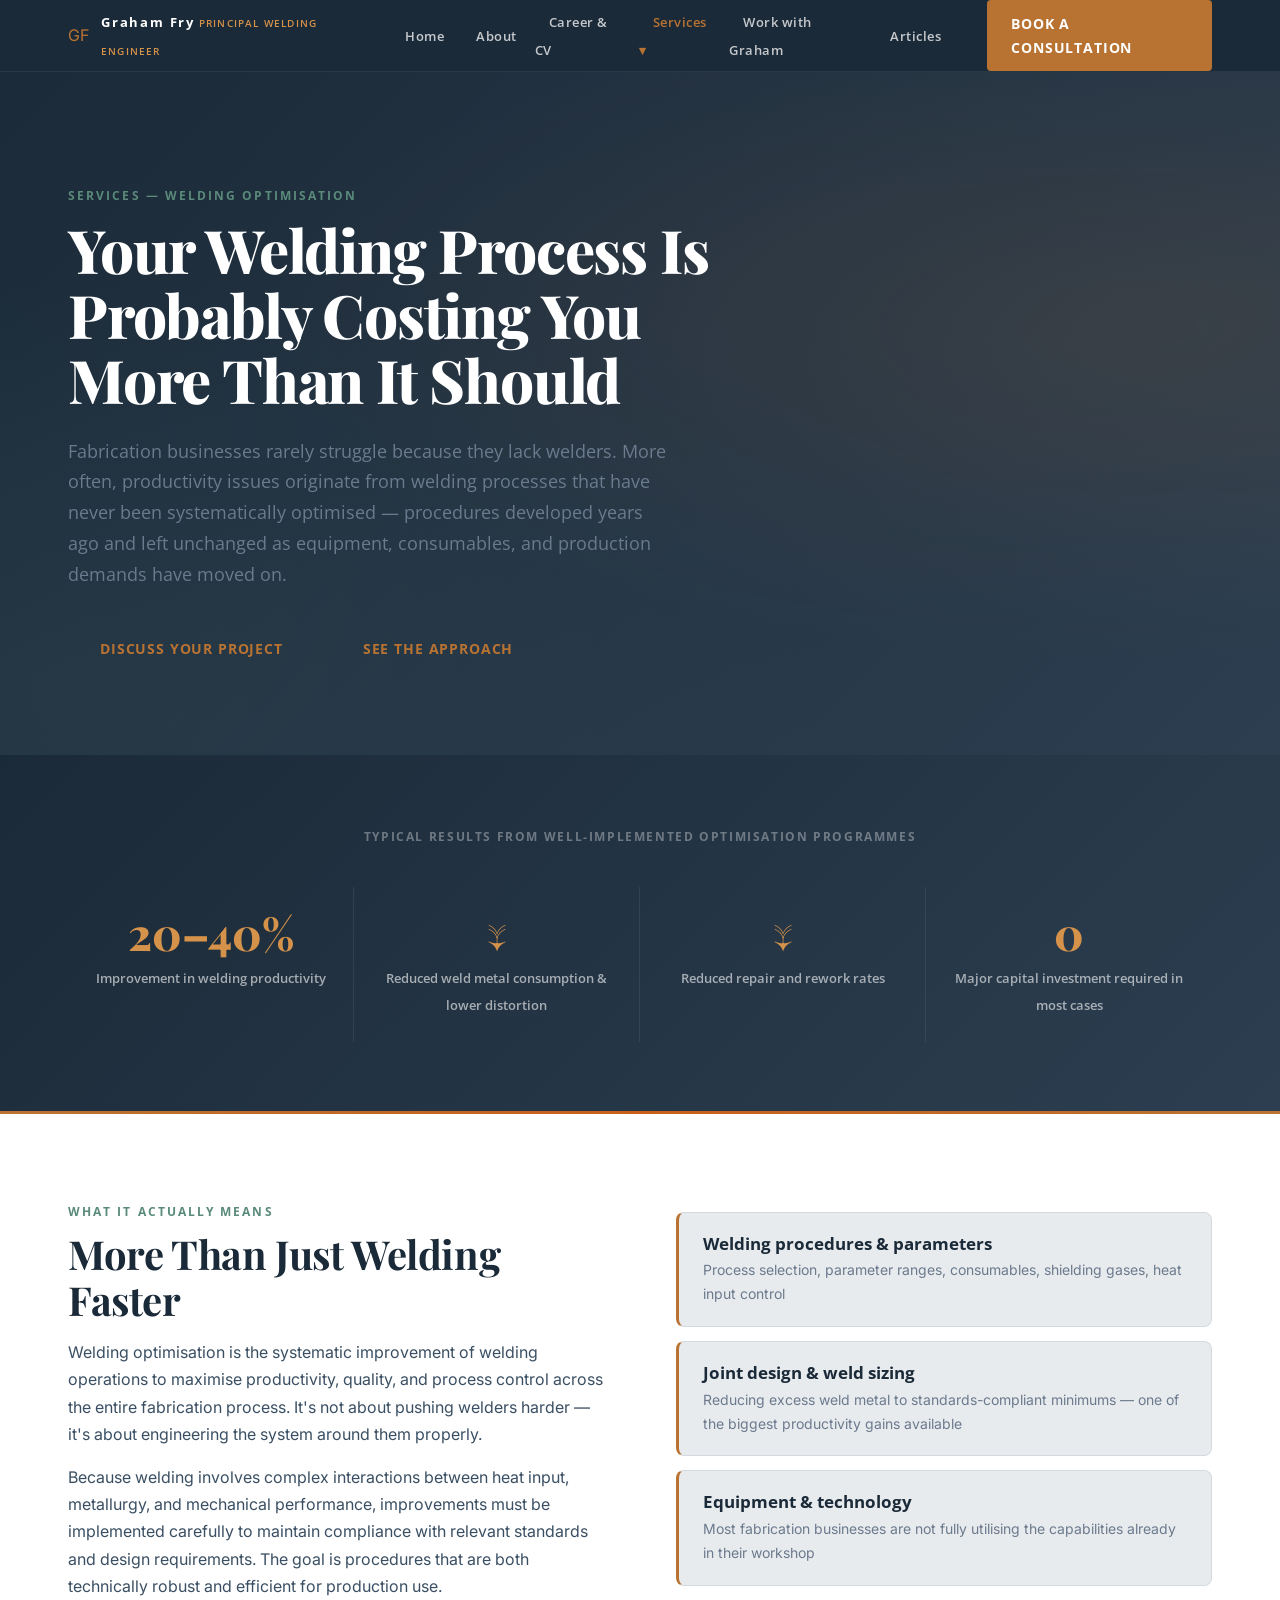
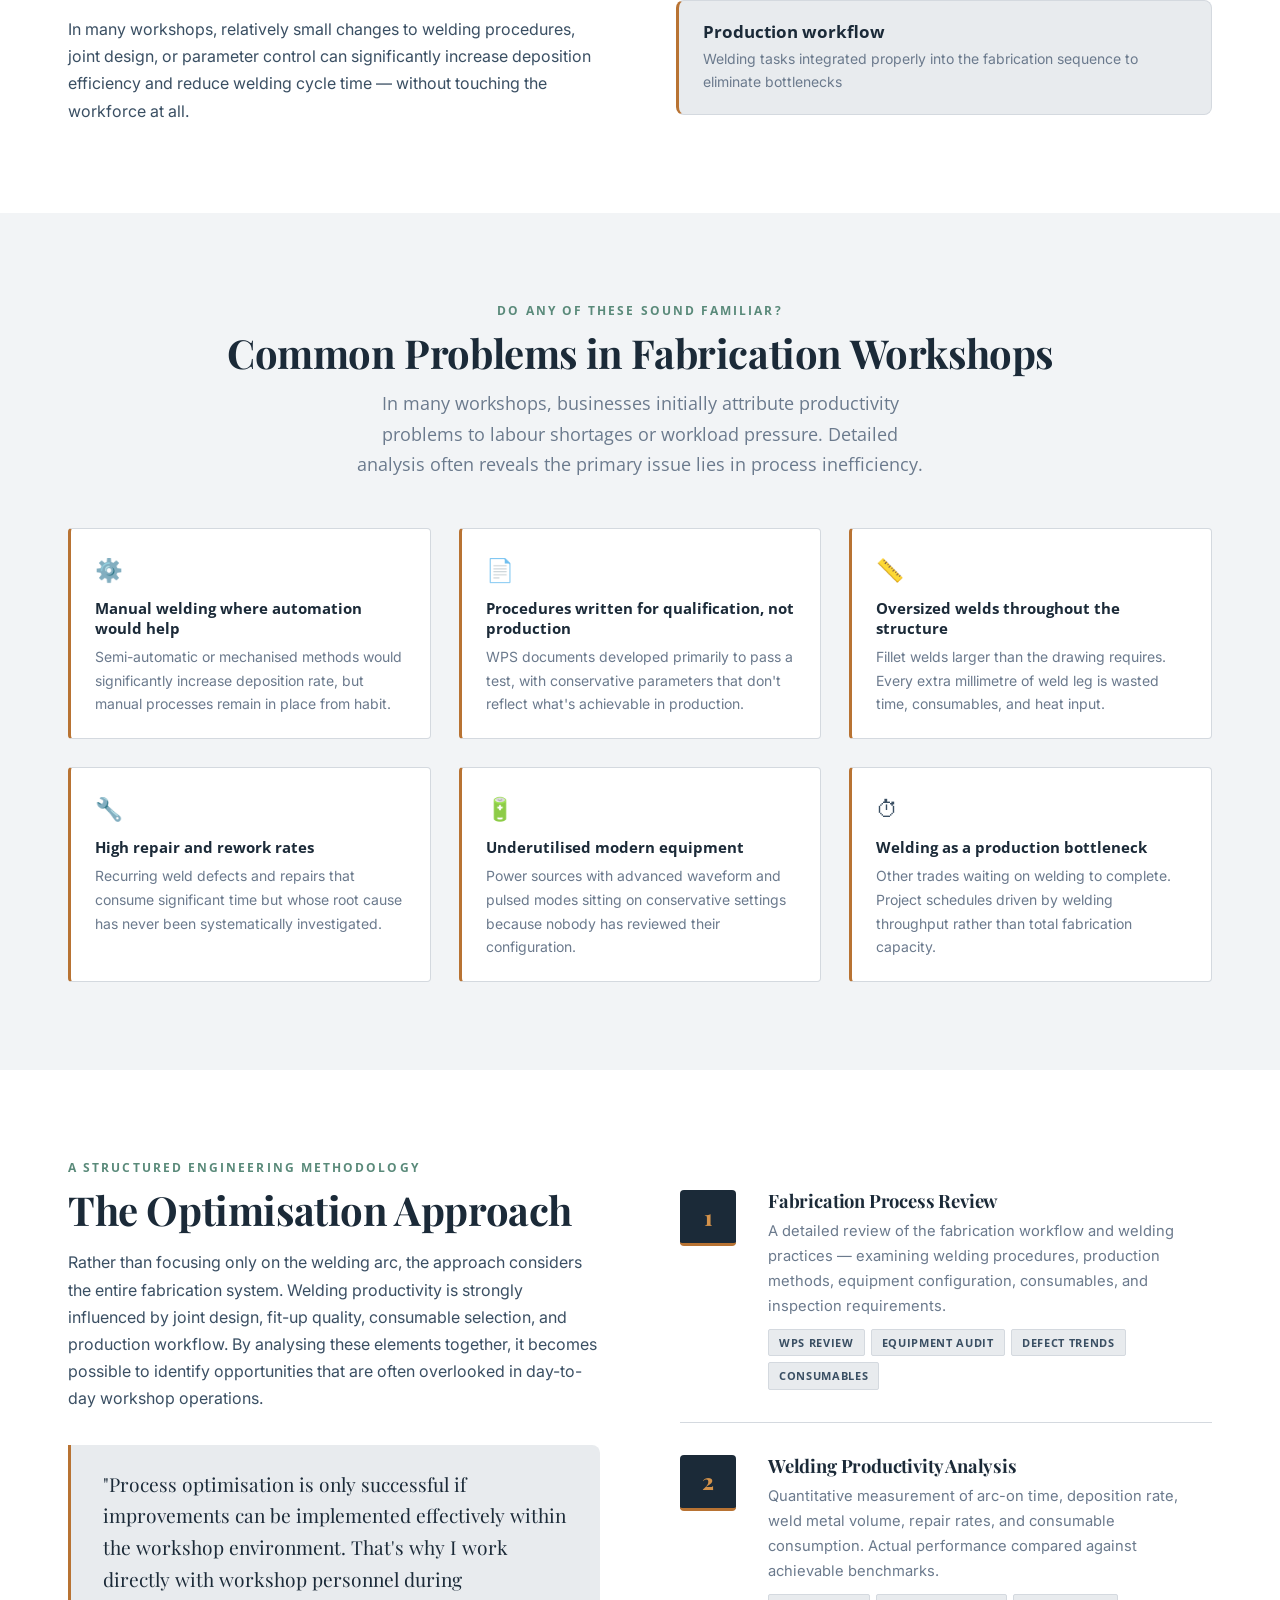
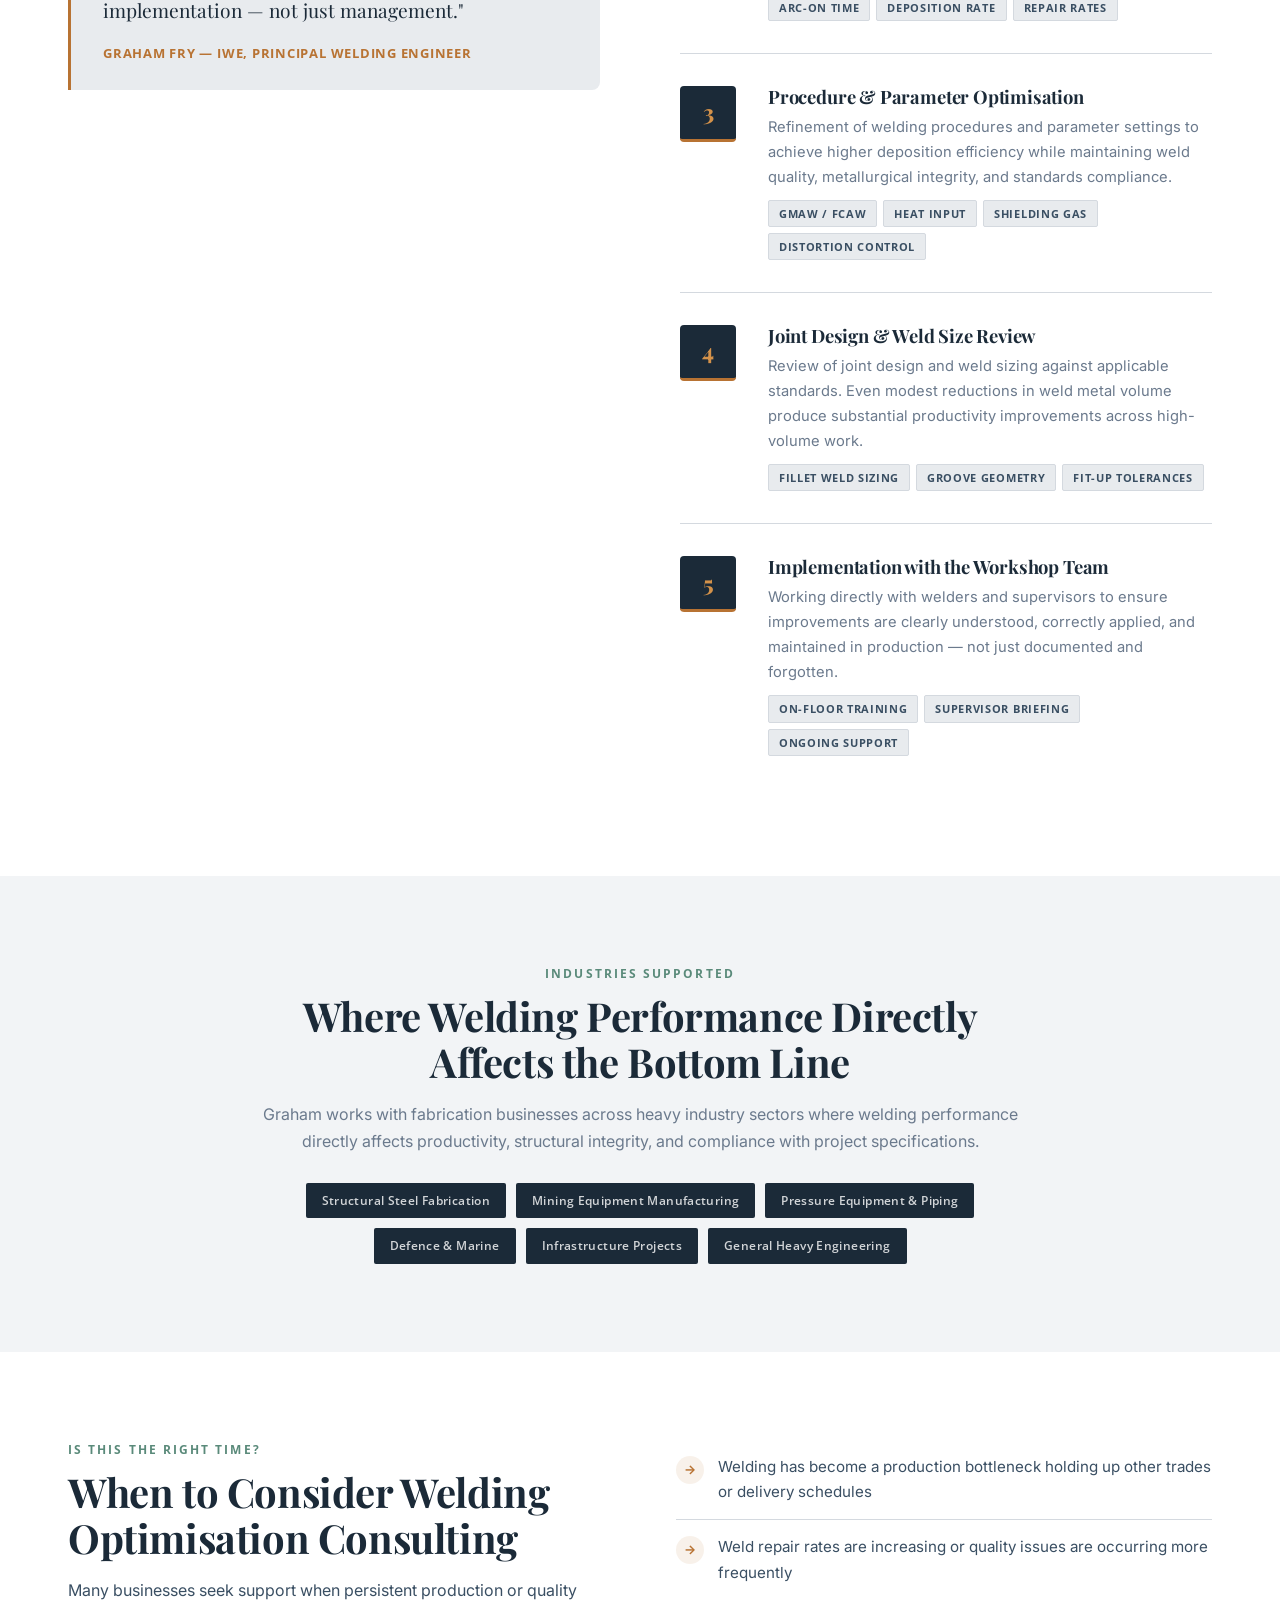
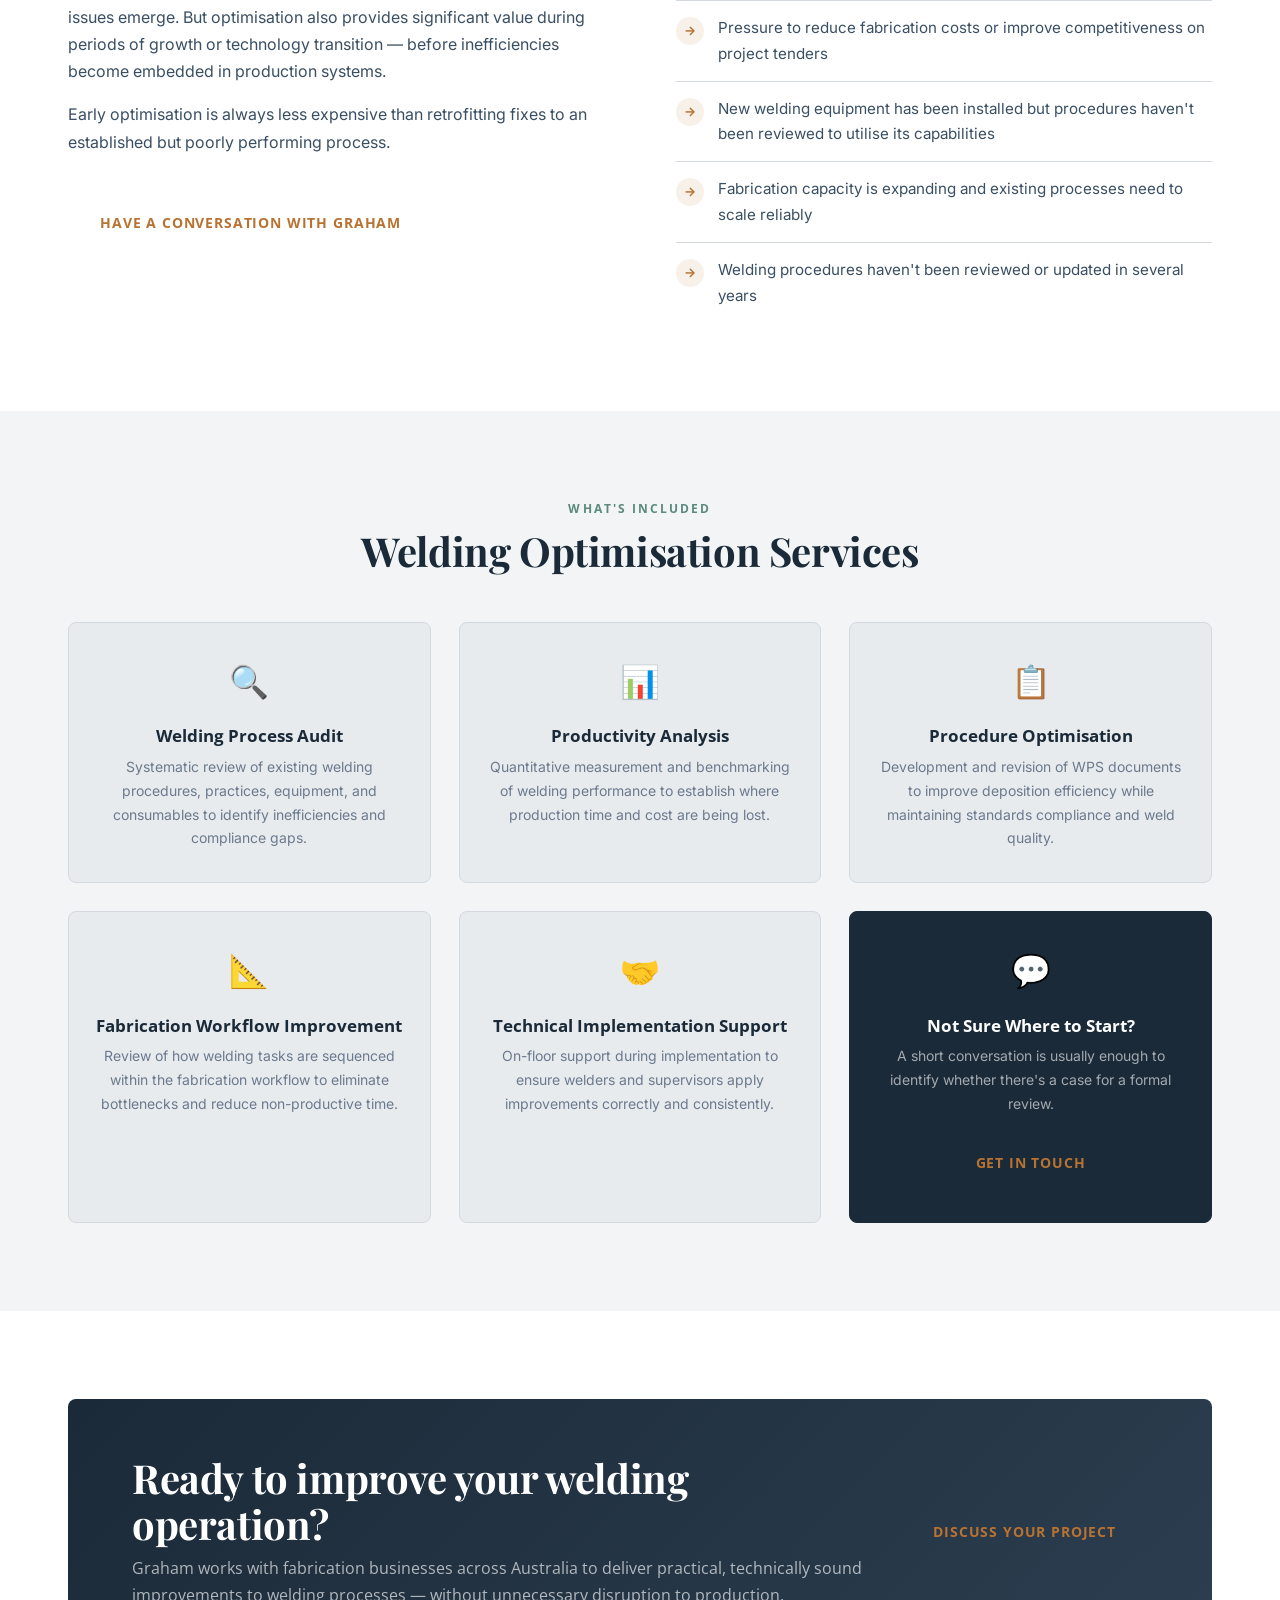
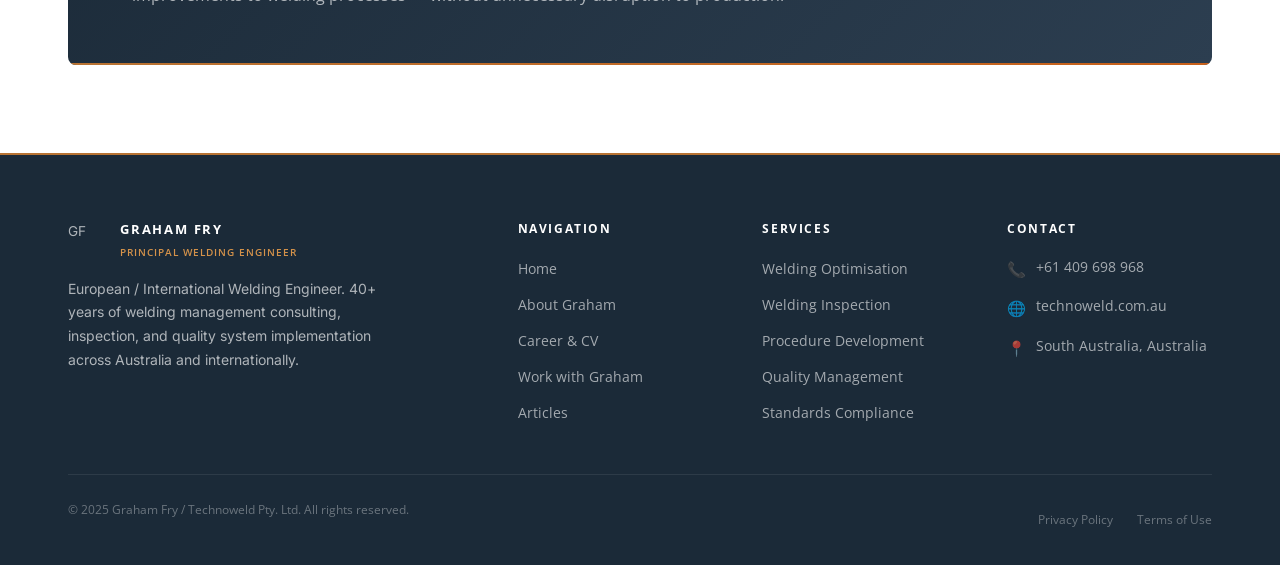
<file: service-welding-optimisation.html>
<!DOCTYPE html>
<html lang="en">
<head>
  <meta charset="UTF-8">
  <meta name="viewport" content="width=device-width, initial-scale=1.0">
  <title>Welding Optimisation &amp; Process Improvement | Graham Fry</title>
  <meta name="description" content="Graham Fry works with fabrication businesses to identify where productivity is being lost and implement practical, technically sound welding process improvements.">
  <link rel="preconnect" href="https://fonts.googleapis.com">
  <link rel="preconnect" href="https://fonts.gstatic.com" crossorigin>
  <link href="https://fonts.googleapis.com/css2?family=Playfair+Display:wght@700;800&family=Open+Sans:wght@400;600;700&family=Inter:wght@400;500;600&display=swap" rel="stylesheet">
  <link rel="stylesheet" href="css/styles.css">
  <style>
    /* ---- Mockup review banner ---- */
    .mockup-banner {
      background: #f59e0b;
      color: #1c1917;
      text-align: center;
      padding: 10px 20px;
      font-family: var(--font-sans);
      font-size: .8rem;
      font-weight: 700;
      letter-spacing: .04em;
      position: relative;
      z-index: 999;
    }

    /* ---- Results band ---- */
    .results-band {
      background: linear-gradient(135deg, var(--ink-slate) 0%, var(--deep-slate) 100%);
      padding: 72px 0;
      position: relative;
      overflow: hidden;
    }
    .results-band::after {
      content: '';
      position: absolute;
      bottom: 0; left: 0; right: 0;
      height: 3px;
      background: linear-gradient(90deg, var(--copper), var(--burnt-amber), var(--copper));
    }
    .results-grid {
      display: grid;
      grid-template-columns: repeat(4, 1fr);
      gap: 0;
      text-align: center;
    }
    .result-item {
      padding: 24px 20px;
      border-right: 1px solid rgba(255,255,255,.08);
    }
    .result-item:last-child { border-right: none; }
    .result-num {
      font-family: var(--font-display);
      font-size: 2.8rem;
      font-weight: 800;
      color: var(--copper-light);
      line-height: 1;
      display: block;
      margin-bottom: 8px;
    }
    .result-label {
      font-family: var(--font-sans);
      font-size: .8rem;
      font-weight: 600;
      color: rgba(255,255,255,.6);
      line-height: 1.4;
    }

    /* ---- Process steps ---- */
    .process-steps {
      display: flex;
      flex-direction: column;
      gap: 0;
    }
    .process-step {
      display: grid;
      grid-template-columns: 64px 1fr;
      gap: 24px;
      padding: 32px 0;
      border-bottom: 1px solid var(--border);
      align-items: flex-start;
    }
    .process-step:last-child { border-bottom: none; }
    .process-step__num {
      width: 56px;
      height: 56px;
      background: var(--ink-slate);
      border-radius: var(--radius);
      border-bottom: 3px solid var(--copper);
      display: flex;
      align-items: center;
      justify-content: center;
      font-family: var(--font-display);
      font-size: 1.4rem;
      font-weight: 800;
      color: var(--copper-light);
      flex-shrink: 0;
    }
    .process-step__content h3 {
      font-size: 1.15rem;
      margin-bottom: 8px;
    }
    .process-step__content p {
      font-size: .92rem;
      color: var(--text-light);
      margin-bottom: .5rem;
    }
    .process-step__content p:last-child { margin-bottom: 0; }
    .process-step__tags {
      display: flex;
      flex-wrap: wrap;
      gap: 6px;
      margin-top: 10px;
    }
    .process-step__tag {
      font-family: var(--font-sans);
      font-size: .7rem;
      font-weight: 700;
      letter-spacing: .06em;
      text-transform: uppercase;
      padding: 3px 10px;
      border-radius: 2px;
      background: var(--bright-steel);
      color: var(--text-body);
      border: 1px solid var(--border);
    }

    /* ---- Problem cards ---- */
    .problem-card {
      background: var(--white);
      border: 1px solid var(--border);
      border-radius: var(--radius);
      padding: 22px 24px;
      border-left: 3px solid var(--copper);
      transition: box-shadow .2s;
    }
    .problem-card:hover { box-shadow: var(--shadow); }
    .problem-card__icon {
      font-size: 1.4rem;
      margin-bottom: 10px;
      display: block;
    }
    .problem-card h4 { margin-bottom: 6px; font-size: .95rem; }
    .problem-card p { font-size: .875rem; color: var(--text-light); margin: 0; }

    /* ---- Industries strip ---- */
    .industry-tags {
      display: flex;
      flex-wrap: wrap;
      gap: 10px;
      margin-top: 8px;
    }
    .industry-tag {
      background: var(--ink-slate);
      color: rgba(255,255,255,.8);
      font-family: var(--font-sans);
      font-size: .78rem;
      font-weight: 600;
      padding: 7px 16px;
      border-radius: 2px;
      letter-spacing: .03em;
    }

    /* ---- Trigger checklist ---- */
    .trigger-list {
      display: flex;
      flex-direction: column;
      gap: 0;
    }
    .trigger-item {
      display: flex;
      align-items: flex-start;
      gap: 14px;
      padding: 14px 0;
      border-bottom: 1px solid var(--border);
      font-size: .95rem;
      color: var(--text-body);
    }
    .trigger-item:last-child { border-bottom: none; }
    .trigger-item__icon {
      width: 28px;
      height: 28px;
      background: rgba(184,115,51,.1);
      border-radius: 50%;
      display: flex;
      align-items: center;
      justify-content: center;
      font-size: .8rem;
      flex-shrink: 0;
      margin-top: 2px;
      color: var(--copper);
      font-weight: 700;
    }

    @media (max-width: 768px) {
      .results-grid { grid-template-columns: repeat(2, 1fr); }
      .result-item:nth-child(2) { border-right: none; }
      .process-step { grid-template-columns: 48px 1fr; gap: 16px; }
    }
    @media (max-width: 480px) {
      .results-grid { grid-template-columns: 1fr 1fr; }
    }
  </style>
</head>
<body>

<!-- MOCKUP REVIEW BANNER -->
<div class="mockup-banner" role="note">
  MOCKUP — For review by Graham Fry before publishing. Content and layout subject to change.
</div>

<!-- ============================================================
     NAV
     ============================================================ -->
<nav class="nav" role="navigation" aria-label="Main navigation">
  <div class="nav__inner">
    <a href="index.html" class="nav__brand" aria-label="Graham Fry — Home">
      <div class="nav__brand-mark" aria-hidden="true">GF</div>
      <div class="nav__brand-text-wrap">
        <span class="nav__brand-name">Graham Fry</span>
        <span class="nav__brand-title">Principal Welding Engineer</span>
      </div>
    </a>
    <ul class="nav__links" role="list">
      <li><a href="index.html">Home</a></li>
      <li><a href="about.html">About</a></li>
      <li><a href="career.html">Career &amp; CV</a></li>
      <li><a href="#" style="color: var(--copper);">Services ▾</a></li>
      <li><a href="work-with-graham.html">Work with Graham</a></li>
      <li><a href="blog.html">Articles</a></li>
    </ul>
    <a href="work-with-graham.html" class="btn btn--primary nav__cta">Book a Consultation</a>
    <button class="nav__toggle" aria-label="Open menu" aria-expanded="false" aria-controls="mobile-nav">
      <span></span><span></span><span></span>
    </button>
  </div>
  <nav class="nav__mobile" id="mobile-nav" aria-label="Mobile navigation">
    <ul role="list">
      <li><a href="index.html">Home</a></li>
      <li><a href="about.html">About</a></li>
      <li><a href="career.html">Career &amp; CV</a></li>
      <li><a href="#">Services</a></li>
      <li><a href="work-with-graham.html">Work with Graham</a></li>
      <li><a href="blog.html">Articles</a></li>
      <li><a href="work-with-graham.html" class="btn btn--primary" style="margin-top:8px;display:block;text-align:center;">Book a Consultation</a></li>
    </ul>
  </nav>
</nav>

<!-- ============================================================
     HERO
     ============================================================ -->
<section class="hero" style="padding-bottom: 80px;">
  <div class="container">
    <div class="fade-up">
      <span class="section-label">Services — Welding Optimisation</span>
      <h1 style="margin-top: 12px; max-width: 720px;">Your Welding Process Is Probably Costing You More Than It Should</h1>
      <p class="lead" style="max-width: 600px; margin-top: 16px;">Fabrication businesses rarely struggle because they lack welders. More often, productivity issues originate from welding processes that have never been systematically optimised — procedures developed years ago and left unchanged as equipment, consumables, and production demands have moved on.</p>
      <div style="display: flex; gap: 16px; flex-wrap: wrap; margin-top: 32px;">
        <a href="work-with-graham.html" class="btn btn--primary btn--lg">Discuss Your Project</a>
        <a href="#approach" class="btn btn--outline btn--lg">See the Approach</a>
      </div>
    </div>
  </div>
</section>

<!-- ============================================================
     RESULTS BAND
     ============================================================ -->
<div class="results-band fade-up" aria-label="Typical results">
  <div class="container">
    <p style="text-align: center; font-family: var(--font-sans); font-size: .72rem; font-weight: 700; letter-spacing: .14em; text-transform: uppercase; color: rgba(255,255,255,.35); margin-bottom: 40px;">Typical results from well-implemented optimisation programmes</p>
    <div class="results-grid">
      <div class="result-item">
        <span class="result-num">20–40%</span>
        <span class="result-label">Improvement in welding productivity</span>
      </div>
      <div class="result-item">
        <span class="result-num">↓</span>
        <span class="result-label">Reduced weld metal consumption &amp; lower distortion</span>
      </div>
      <div class="result-item">
        <span class="result-num">↓</span>
        <span class="result-label">Reduced repair and rework rates</span>
      </div>
      <div class="result-item">
        <span class="result-num">0</span>
        <span class="result-label">Major capital investment required in most cases</span>
      </div>
    </div>
  </div>
</div>

<!-- ============================================================
     WHAT IS WELDING OPTIMISATION
     ============================================================ -->
<section class="section">
  <div class="container">
    <div class="grid-2" style="align-items: center; gap: 72px;">
      <div class="fade-up">
        <span class="section-label">What it actually means</span>
        <h2 style="margin-top: 8px;">More Than Just Welding Faster</h2>
        <p style="margin-top: 16px;">Welding optimisation is the systematic improvement of welding operations to maximise productivity, quality, and process control across the entire fabrication process. It's not about pushing welders harder — it's about engineering the system around them properly.</p>
        <p>Because welding involves complex interactions between heat input, metallurgy, and mechanical performance, improvements must be implemented carefully to maintain compliance with relevant standards and design requirements. The goal is procedures that are both technically robust and efficient for production use.</p>
        <p>In many workshops, relatively small changes to welding procedures, joint design, or parameter control can significantly increase deposition efficiency and reduce welding cycle time — without touching the workforce at all.</p>
      </div>
      <div class="fade-up">
        <div style="display: flex; flex-direction: column; gap: 14px;">
          <div class="card" style="padding: 20px 24px; border-left: 3px solid var(--copper);">
            <h4 style="margin-bottom: 4px;">Welding procedures &amp; parameters</h4>
            <p style="font-size: .875rem; color: var(--text-light); margin: 0;">Process selection, parameter ranges, consumables, shielding gases, heat input control</p>
          </div>
          <div class="card" style="padding: 20px 24px; border-left: 3px solid var(--copper);">
            <h4 style="margin-bottom: 4px;">Joint design &amp; weld sizing</h4>
            <p style="font-size: .875rem; color: var(--text-light); margin: 0;">Reducing excess weld metal to standards-compliant minimums — one of the biggest productivity gains available</p>
          </div>
          <div class="card" style="padding: 20px 24px; border-left: 3px solid var(--copper);">
            <h4 style="margin-bottom: 4px;">Equipment &amp; technology</h4>
            <p style="font-size: .875rem; color: var(--text-light); margin: 0;">Most fabrication businesses are not fully utilising the capabilities already in their workshop</p>
          </div>
          <div class="card" style="padding: 20px 24px; border-left: 3px solid var(--copper);">
            <h4 style="margin-bottom: 4px;">Production workflow</h4>
            <p style="font-size: .875rem; color: var(--text-light); margin: 0;">Welding tasks integrated properly into the fabrication sequence to eliminate bottlenecks</p>
          </div>
        </div>
      </div>
    </div>
  </div>
</section>

<!-- ============================================================
     COMMON PROBLEMS
     ============================================================ -->
<section class="section" style="background: var(--steel-light);">
  <div class="container">
    <div class="fade-up" style="text-align: center; margin-bottom: 48px;">
      <span class="section-label">Do any of these sound familiar?</span>
      <h2 style="margin-top: 8px;">Common Problems in Fabrication Workshops</h2>
      <p class="lead" style="margin-top: 12px; max-width: 580px; margin-left: auto; margin-right: auto;">In many workshops, businesses initially attribute productivity problems to labour shortages or workload pressure. Detailed analysis often reveals the primary issue lies in process inefficiency.</p>
    </div>
    <div class="grid-3 fade-up">
      <div class="problem-card">
        <span class="problem-card__icon" aria-hidden="true">⚙️</span>
        <h4>Manual welding where automation would help</h4>
        <p>Semi-automatic or mechanised methods would significantly increase deposition rate, but manual processes remain in place from habit.</p>
      </div>
      <div class="problem-card">
        <span class="problem-card__icon" aria-hidden="true">📄</span>
        <h4>Procedures written for qualification, not production</h4>
        <p>WPS documents developed primarily to pass a test, with conservative parameters that don't reflect what's achievable in production.</p>
      </div>
      <div class="problem-card">
        <span class="problem-card__icon" aria-hidden="true">📏</span>
        <h4>Oversized welds throughout the structure</h4>
        <p>Fillet welds larger than the drawing requires. Every extra millimetre of weld leg is wasted time, consumables, and heat input.</p>
      </div>
      <div class="problem-card">
        <span class="problem-card__icon" aria-hidden="true">🔧</span>
        <h4>High repair and rework rates</h4>
        <p>Recurring weld defects and repairs that consume significant time but whose root cause has never been systematically investigated.</p>
      </div>
      <div class="problem-card">
        <span class="problem-card__icon" aria-hidden="true">🔋</span>
        <h4>Underutilised modern equipment</h4>
        <p>Power sources with advanced waveform and pulsed modes sitting on conservative settings because nobody has reviewed their configuration.</p>
      </div>
      <div class="problem-card">
        <span class="problem-card__icon" aria-hidden="true">⏱</span>
        <h4>Welding as a production bottleneck</h4>
        <p>Other trades waiting on welding to complete. Project schedules driven by welding throughput rather than total fabrication capacity.</p>
      </div>
    </div>
  </div>
</section>

<!-- ============================================================
     THE APPROACH
     ============================================================ -->
<section class="section" id="approach">
  <div class="container">
    <div class="grid-2" style="gap: 80px; align-items: flex-start;">
      <div class="fade-up">
        <span class="section-label">A structured engineering methodology</span>
        <h2 style="margin-top: 8px;">The Optimisation Approach</h2>
        <p style="margin-top: 16px; margin-bottom: 32px;">Rather than focusing only on the welding arc, the approach considers the entire fabrication system. Welding productivity is strongly influenced by joint design, fit-up quality, consumable selection, and production workflow. By analysing these elements together, it becomes possible to identify opportunities that are often overlooked in day-to-day workshop operations.</p>
        <div class="quote-block">
          <p>"Process optimisation is only successful if improvements can be implemented effectively within the workshop environment. That's why I work directly with workshop personnel during implementation — not just management."</p>
          <cite>Graham Fry — IWE, Principal Welding Engineer</cite>
        </div>
      </div>
      <div class="fade-up">
        <div class="process-steps">

          <div class="process-step">
            <div class="process-step__num" aria-hidden="true">1</div>
            <div class="process-step__content">
              <h3>Fabrication Process Review</h3>
              <p>A detailed review of the fabrication workflow and welding practices — examining welding procedures, production methods, equipment configuration, consumables, and inspection requirements.</p>
              <div class="process-step__tags">
                <span class="process-step__tag">WPS review</span>
                <span class="process-step__tag">Equipment audit</span>
                <span class="process-step__tag">Defect trends</span>
                <span class="process-step__tag">Consumables</span>
              </div>
            </div>
          </div>

          <div class="process-step">
            <div class="process-step__num" aria-hidden="true">2</div>
            <div class="process-step__content">
              <h3>Welding Productivity Analysis</h3>
              <p>Quantitative measurement of arc-on time, deposition rate, weld metal volume, repair rates, and consumable consumption. Actual performance compared against achievable benchmarks.</p>
              <div class="process-step__tags">
                <span class="process-step__tag">Arc-on time</span>
                <span class="process-step__tag">Deposition rate</span>
                <span class="process-step__tag">Repair rates</span>
              </div>
            </div>
          </div>

          <div class="process-step">
            <div class="process-step__num" aria-hidden="true">3</div>
            <div class="process-step__content">
              <h3>Procedure &amp; Parameter Optimisation</h3>
              <p>Refinement of welding procedures and parameter settings to achieve higher deposition efficiency while maintaining weld quality, metallurgical integrity, and standards compliance.</p>
              <div class="process-step__tags">
                <span class="process-step__tag">GMAW / FCAW</span>
                <span class="process-step__tag">Heat input</span>
                <span class="process-step__tag">Shielding gas</span>
                <span class="process-step__tag">Distortion control</span>
              </div>
            </div>
          </div>

          <div class="process-step">
            <div class="process-step__num" aria-hidden="true">4</div>
            <div class="process-step__content">
              <h3>Joint Design &amp; Weld Size Review</h3>
              <p>Review of joint design and weld sizing against applicable standards. Even modest reductions in weld metal volume produce substantial productivity improvements across high-volume work.</p>
              <div class="process-step__tags">
                <span class="process-step__tag">Fillet weld sizing</span>
                <span class="process-step__tag">Groove geometry</span>
                <span class="process-step__tag">Fit-up tolerances</span>
              </div>
            </div>
          </div>

          <div class="process-step">
            <div class="process-step__num" aria-hidden="true">5</div>
            <div class="process-step__content">
              <h3>Implementation with the Workshop Team</h3>
              <p>Working directly with welders and supervisors to ensure improvements are clearly understood, correctly applied, and maintained in production — not just documented and forgotten.</p>
              <div class="process-step__tags">
                <span class="process-step__tag">On-floor training</span>
                <span class="process-step__tag">Supervisor briefing</span>
                <span class="process-step__tag">Ongoing support</span>
              </div>
            </div>
          </div>

        </div>
      </div>
    </div>
  </div>
</section>

<!-- ============================================================
     INDUSTRIES
     ============================================================ -->
<section class="section" style="background: var(--steel-light);">
  <div class="container">
    <div class="fade-up" style="max-width: 760px; margin: 0 auto; text-align: center;">
      <span class="section-label">Industries Supported</span>
      <h2 style="margin-top: 8px;">Where Welding Performance Directly Affects the Bottom Line</h2>
      <p style="margin-top: 16px; color: var(--text-light);">Graham works with fabrication businesses across heavy industry sectors where welding performance directly affects productivity, structural integrity, and compliance with project specifications.</p>
      <div class="industry-tags" style="justify-content: center; margin-top: 28px;">
        <span class="industry-tag">Structural Steel Fabrication</span>
        <span class="industry-tag">Mining Equipment Manufacturing</span>
        <span class="industry-tag">Pressure Equipment &amp; Piping</span>
        <span class="industry-tag">Defence &amp; Marine</span>
        <span class="industry-tag">Infrastructure Projects</span>
        <span class="industry-tag">General Heavy Engineering</span>
      </div>
    </div>
  </div>
</section>

<!-- ============================================================
     WHEN TO ENGAGE
     ============================================================ -->
<section class="section">
  <div class="container">
    <div class="grid-2" style="gap: 72px; align-items: flex-start;">
      <div class="fade-up">
        <span class="section-label">Is this the right time?</span>
        <h2 style="margin-top: 8px;">When to Consider Welding Optimisation Consulting</h2>
        <p style="margin-top: 16px;">Many businesses seek support when persistent production or quality issues emerge. But optimisation also provides significant value during periods of growth or technology transition — before inefficiencies become embedded in production systems.</p>
        <p>Early optimisation is always less expensive than retrofitting fixes to an established but poorly performing process.</p>
        <a href="work-with-graham.html" class="btn btn--primary" style="margin-top: 24px; display: inline-flex;">Have a Conversation with Graham</a>
      </div>
      <div class="fade-up">
        <div class="trigger-list">
          <div class="trigger-item">
            <div class="trigger-item__icon" aria-hidden="true">→</div>
            <span>Welding has become a production bottleneck holding up other trades or delivery schedules</span>
          </div>
          <div class="trigger-item">
            <div class="trigger-item__icon" aria-hidden="true">→</div>
            <span>Weld repair rates are increasing or quality issues are occurring more frequently</span>
          </div>
          <div class="trigger-item">
            <div class="trigger-item__icon" aria-hidden="true">→</div>
            <span>Pressure to reduce fabrication costs or improve competitiveness on project tenders</span>
          </div>
          <div class="trigger-item">
            <div class="trigger-item__icon" aria-hidden="true">→</div>
            <span>New welding equipment has been installed but procedures haven't been reviewed to utilise its capabilities</span>
          </div>
          <div class="trigger-item">
            <div class="trigger-item__icon" aria-hidden="true">→</div>
            <span>Fabrication capacity is expanding and existing processes need to scale reliably</span>
          </div>
          <div class="trigger-item">
            <div class="trigger-item__icon" aria-hidden="true">→</div>
            <span>Welding procedures haven't been reviewed or updated in several years</span>
          </div>
        </div>
      </div>
    </div>
  </div>
</section>

<!-- ============================================================
     SERVICES SUMMARY
     ============================================================ -->
<section class="section" style="background: var(--steel-light);">
  <div class="container">
    <div class="fade-up" style="text-align: center; margin-bottom: 48px;">
      <span class="section-label">What's included</span>
      <h2 style="margin-top: 8px;">Welding Optimisation Services</h2>
    </div>
    <div class="grid-3 fade-up">
      <div class="card" style="text-align: center; padding: 32px 24px;">
        <span style="font-size: 2rem; display: block; margin-bottom: 16px;" aria-hidden="true">🔍</span>
        <h4 style="margin-bottom: 8px;">Welding Process Audit</h4>
        <p style="font-size: .875rem; color: var(--text-light);">Systematic review of existing welding procedures, practices, equipment, and consumables to identify inefficiencies and compliance gaps.</p>
      </div>
      <div class="card" style="text-align: center; padding: 32px 24px;">
        <span style="font-size: 2rem; display: block; margin-bottom: 16px;" aria-hidden="true">📊</span>
        <h4 style="margin-bottom: 8px;">Productivity Analysis</h4>
        <p style="font-size: .875rem; color: var(--text-light);">Quantitative measurement and benchmarking of welding performance to establish where production time and cost are being lost.</p>
      </div>
      <div class="card" style="text-align: center; padding: 32px 24px;">
        <span style="font-size: 2rem; display: block; margin-bottom: 16px;" aria-hidden="true">📋</span>
        <h4 style="margin-bottom: 8px;">Procedure Optimisation</h4>
        <p style="font-size: .875rem; color: var(--text-light);">Development and revision of WPS documents to improve deposition efficiency while maintaining standards compliance and weld quality.</p>
      </div>
      <div class="card" style="text-align: center; padding: 32px 24px;">
        <span style="font-size: 2rem; display: block; margin-bottom: 16px;" aria-hidden="true">📐</span>
        <h4 style="margin-bottom: 8px;">Fabrication Workflow Improvement</h4>
        <p style="font-size: .875rem; color: var(--text-light);">Review of how welding tasks are sequenced within the fabrication workflow to eliminate bottlenecks and reduce non-productive time.</p>
      </div>
      <div class="card" style="text-align: center; padding: 32px 24px;">
        <span style="font-size: 2rem; display: block; margin-bottom: 16px;" aria-hidden="true">🤝</span>
        <h4 style="margin-bottom: 8px;">Technical Implementation Support</h4>
        <p style="font-size: .875rem; color: var(--text-light);">On-floor support during implementation to ensure welders and supervisors apply improvements correctly and consistently.</p>
      </div>
      <div class="card" style="text-align: center; padding: 32px 24px; background: var(--ink-slate); border-color: var(--ink-slate);">
        <span style="font-size: 2rem; display: block; margin-bottom: 16px;" aria-hidden="true">💬</span>
        <h4 style="margin-bottom: 8px; color: var(--white);">Not Sure Where to Start?</h4>
        <p style="font-size: .875rem; color: rgba(255,255,255,.6); margin-bottom: 20px;">A short conversation is usually enough to identify whether there's a case for a formal review.</p>
        <a href="work-with-graham.html" class="btn btn--primary" style="width: 100%; justify-content: center;">Get in Touch</a>
      </div>
    </div>
  </div>
</section>

<!-- ============================================================
     CTA BANNER
     ============================================================ -->
<section class="section">
  <div class="container fade-up">
    <div class="cta-banner">
      <div>
        <h2>Ready to improve your welding operation?</h2>
        <p>Graham works with fabrication businesses across Australia to deliver practical, technically sound improvements to welding processes — without unnecessary disruption to production.</p>
      </div>
      <a href="work-with-graham.html" class="btn btn--primary btn--lg" style="white-space: nowrap;">Discuss Your Project</a>
    </div>
  </div>
</section>

<!-- ============================================================
     FOOTER
     ============================================================ -->
<footer class="footer" role="contentinfo">
  <div class="footer__inner">
    <div class="footer__grid">
      <div>
        <div class="footer__brand">
          <div class="nav__brand-mark" aria-hidden="true" style="width:40px;height:40px;font-size:.85rem;">GF</div>
          <div class="footer__brand-text-wrap">
            <span class="footer__brand-name">Graham Fry</span>
            <span class="footer__brand-title">Principal Welding Engineer</span>
          </div>
        </div>
        <p class="footer__desc">European / International Welding Engineer. 40+ years of welding management consulting, inspection, and quality system implementation across Australia and internationally.</p>
      </div>
      <div>
        <p class="footer__heading">Navigation</p>
        <ul class="footer__links" role="list">
          <li><a href="index.html">Home</a></li>
          <li><a href="about.html">About Graham</a></li>
          <li><a href="career.html">Career &amp; CV</a></li>
          <li><a href="work-with-graham.html">Work with Graham</a></li>
          <li><a href="blog.html">Articles</a></li>
        </ul>
      </div>
      <div>
        <p class="footer__heading">Services</p>
        <ul class="footer__links" role="list">
          <li><a href="service-welding-optimisation.html">Welding Optimisation</a></li>
          <li><a href="work-with-graham.html">Welding Inspection</a></li>
          <li><a href="work-with-graham.html">Procedure Development</a></li>
          <li><a href="work-with-graham.html">Quality Management</a></li>
          <li><a href="work-with-graham.html">Standards Compliance</a></li>
        </ul>
      </div>
      <div>
        <p class="footer__heading">Contact</p>
        <div class="footer__contact-item">
          <span class="footer__contact-icon" aria-hidden="true">📞</span>
          <span class="footer__contact-text"><a href="tel:+61409698968">+61 409 698 968</a></span>
        </div>
        <div class="footer__contact-item">
          <span class="footer__contact-icon" aria-hidden="true">🌐</span>
          <span class="footer__contact-text"><a href="https://www.technoweld.com.au" target="_blank" rel="noopener">technoweld.com.au</a></span>
        </div>
        <div class="footer__contact-item">
          <span class="footer__contact-icon" aria-hidden="true">📍</span>
          <span class="footer__contact-text">South Australia, Australia</span>
        </div>
      </div>
    </div>
    <div class="footer__bottom">
      <p class="footer__copy">&copy; 2025 Graham Fry / Technoweld Pty. Ltd. All rights reserved.</p>
      <div class="footer__legal">
        <a href="#">Privacy Policy</a>
        <a href="#">Terms of Use</a>
      </div>
    </div>
  </div>
</footer>

<script src="js/main.js"></script>
</body>
</html>
</file>
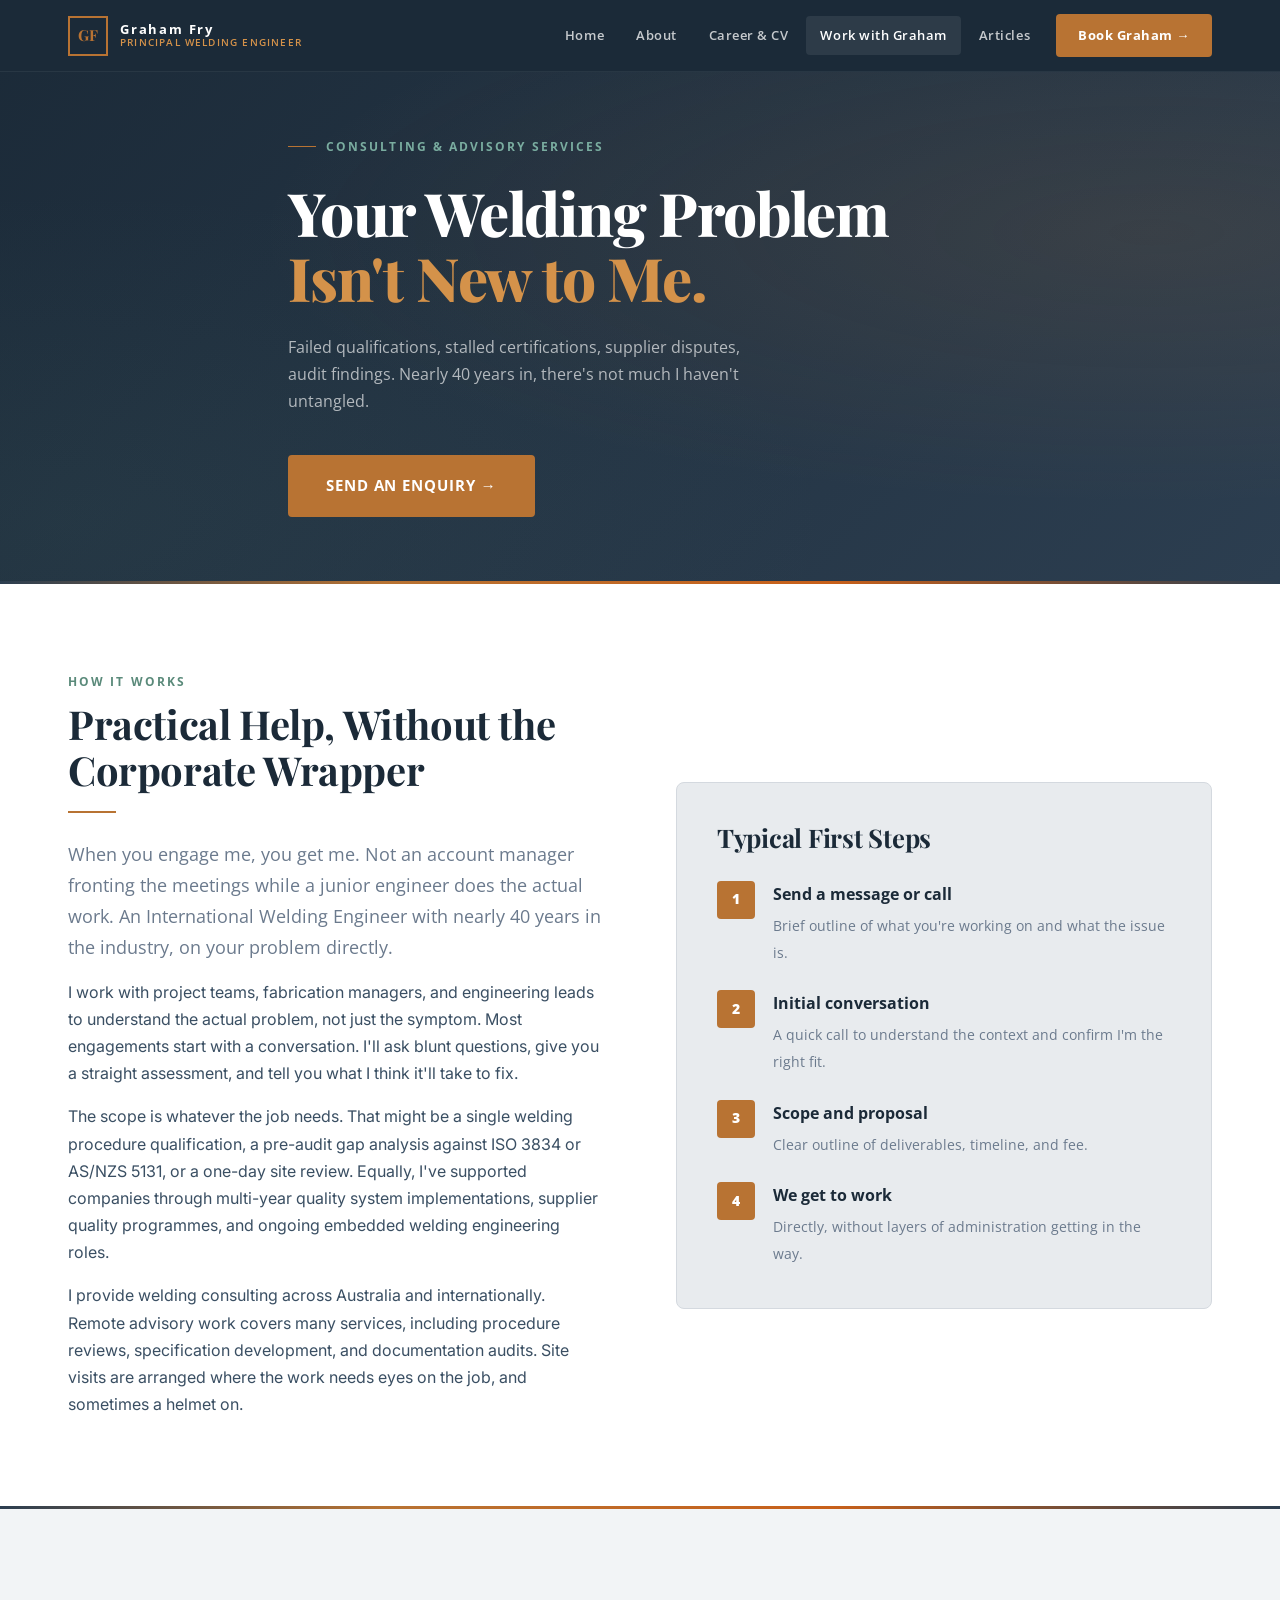
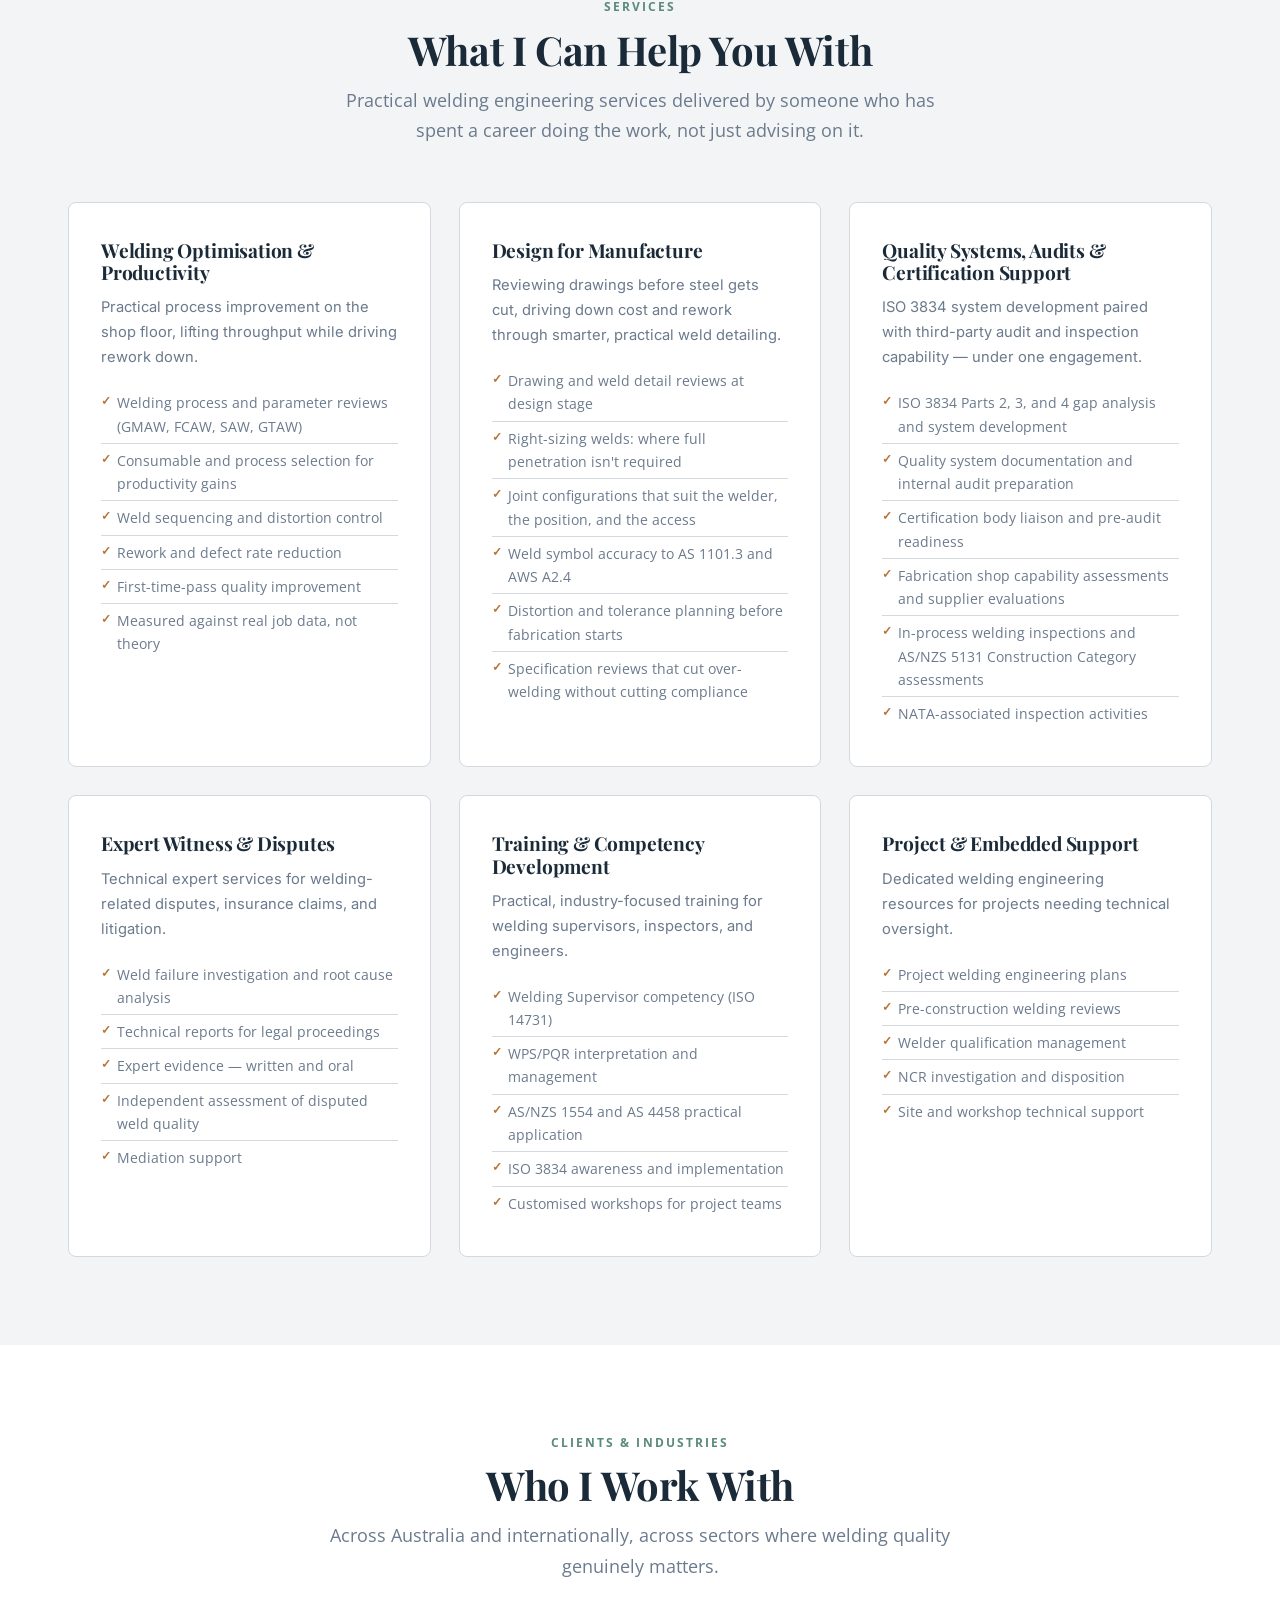
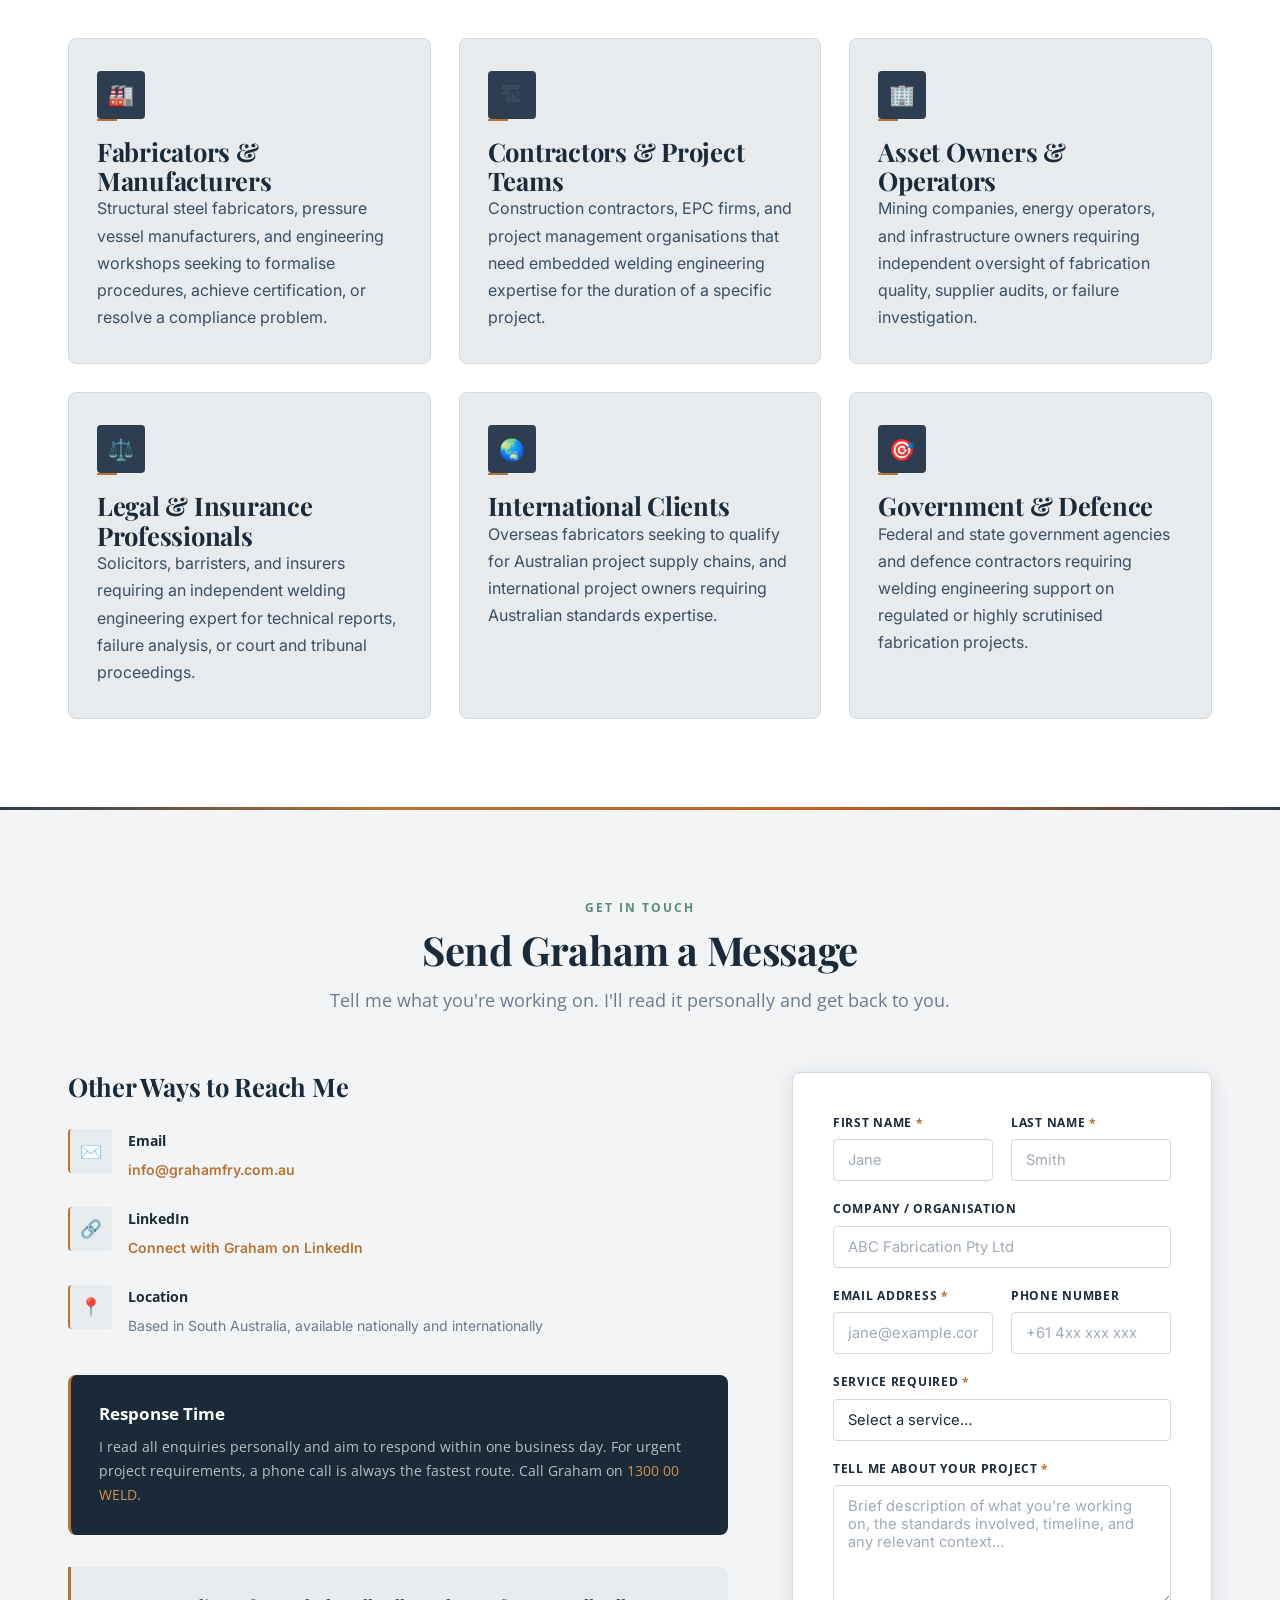
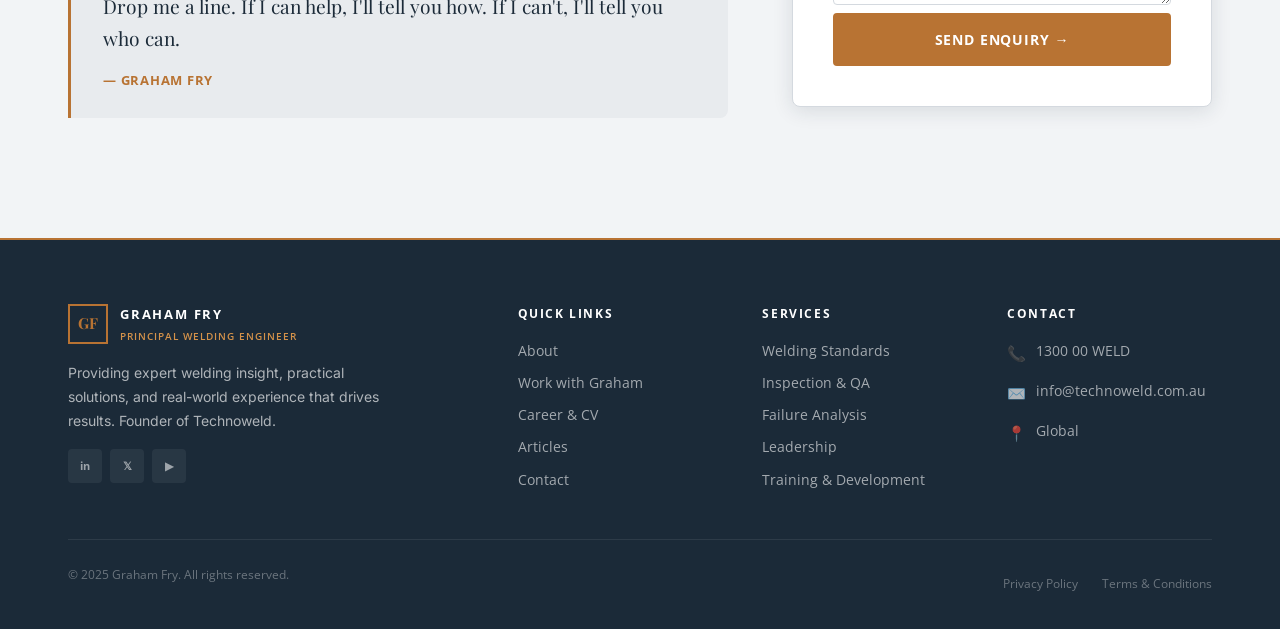
<file: work-with-graham.html>
<!DOCTYPE html>
<html lang="en-AU">
<head>
  <meta charset="UTF-8" />
  <meta name="viewport" content="width=device-width, initial-scale=1.0" />
  <title>Work with Graham — Welding Engineering Consultancy</title>
  <meta name="description" content="Engage Graham Fry for welding procedure development, ISO 3834 certification, independent audits, expert witness services, and project support. Contact via form or call 1300 00 WELD." />
  <link rel="preconnect" href="https://fonts.googleapis.com" />
  <link rel="preconnect" href="https://fonts.gstatic.com" crossorigin />
  <link href="https://fonts.googleapis.com/css2?family=Playfair+Display:ital,wght@0,700;0,800;0,900;1,700;1,800;1,900&family=Open+Sans:wght@300;400;500;600;700&family=Inter:wght@300;400;500;600;700&display=swap" rel="stylesheet" />
  <link rel="stylesheet" href="css/styles.css" />
</head>
<body>

  <!-- Navigation -->
  <nav class="nav">
    <div class="nav__inner">
      <a href="index.html" class="nav__brand">
        <div class="brand-mark">GF</div>
        <div class="nav__brand-text">
          <span class="nav__brand-name">Graham Fry</span>
          <span class="nav__brand-title">Principal Welding Engineer</span>
        </div>
      </a>
      <div class="nav__links">
        <a href="index.html">Home</a>
        <a href="about.html">About</a>
        <a href="career.html">Career &amp; CV</a>
        <a href="work-with-graham.html" class="active">Work with Graham</a>
        <a href="blog.html">Articles</a>
        <a href="#contact" class="nav__cta">Book Graham →</a>
      </div>
      <button class="nav__toggle" aria-label="Open menu" aria-expanded="false">
        <span></span><span></span><span></span>
      </button>
    </div>
  </nav>

  <div class="nav__mobile">
    <a href="index.html">Home</a>
    <a href="about.html">About</a>
    <a href="career.html">Career &amp; CV</a>
    <a href="work-with-graham.html">Work with Graham</a>
    <a href="blog.html">Articles</a>
    <a href="#contact">Book Graham</a>
  </div>

  <!-- Hero -->
  <section class="hero hero--short">
    <div class="hero__grid">
      <div>
        <div class="hero__eyebrow">Consulting &amp; Advisory Services</div>
        <h1>Your Welding Problem<br /><span>Isn't New to Me.</span></h1>
        <p class="hero__sub">
          Failed qualifications, stalled certifications, supplier disputes, audit findings.
          Nearly 40 years in, there's not much I haven't untangled.
        </p>
        <div class="hero__actions">
          <a href="#contact" class="btn btn-primary btn-lg">Send an Enquiry →</a>
        </div>
      </div>
    </div>
  </section>

  <hr class="divider-strip" />

  <!-- How Graham Works -->
  <section class="section">
    <div class="container">
      <div class="grid-2" style="align-items:center; gap:72px;">
        <div class="fade-up">
          <span class="section-label">How it works</span>
          <h2>Practical Help, Without the Corporate Wrapper</h2>
          <div class="divider"></div>
          <p class="lead">
            When you engage me, you get me. Not an account manager fronting the meetings while
            a junior engineer does the actual work. An International Welding Engineer with
            nearly 40 years in the industry, on your problem directly.
          </p>
          <p>
            I work with project teams, fabrication managers, and engineering leads to
            understand the actual problem, not just the symptom. Most engagements start with a
            conversation. I'll ask blunt questions, give you a straight assessment, and tell
            you what I think it'll take to fix.
          </p>
          <p>
            The scope is whatever the job needs. That might be a single welding procedure
            qualification, a pre-audit gap analysis against ISO 3834 or AS/NZS 5131, or a
            one-day site review. Equally, I've supported companies through multi-year quality
            system implementations, supplier quality programmes, and ongoing embedded welding
            engineering roles.
          </p>
          <p>
            I provide welding consulting across Australia and internationally. Remote advisory
            work covers many services, including procedure reviews, specification development,
            and documentation audits. Site visits are arranged where the work needs eyes on
            the job, and sometimes a helmet on.
          </p>
        </div>
        <div class="fade-up">
          <div style="background:var(--bright-steel); border-radius:var(--radius-lg); padding:40px; border:1px solid var(--border);">
            <h3 style="margin-bottom:28px;">Typical First Steps</h3>
            <div style="display:flex; flex-direction:column; gap:24px;">
              <div style="display:flex; gap:18px; align-items:flex-start;">
                <div style="width:38px;height:38px;background:var(--copper);border-radius:var(--radius);display:flex;align-items:center;justify-content:center;color:white;font-family:var(--font-sans);font-weight:800;font-size:.9rem;flex-shrink:0;">1</div>
                <div>
                  <strong style="font-family:var(--font-sans);font-weight:700;display:block;margin-bottom:4px;color:var(--ink-slate);">Send a message or call</strong>
                  <span style="font-size:.88rem;color:var(--text-light);font-family:var(--font-sans);">Brief outline of what you're working on and what the issue is.</span>
                </div>
              </div>
              <div style="display:flex; gap:18px; align-items:flex-start;">
                <div style="width:38px;height:38px;background:var(--copper);border-radius:var(--radius);display:flex;align-items:center;justify-content:center;color:white;font-family:var(--font-sans);font-weight:800;font-size:.9rem;flex-shrink:0;">2</div>
                <div>
                  <strong style="font-family:var(--font-sans);font-weight:700;display:block;margin-bottom:4px;color:var(--ink-slate);">Initial conversation</strong>
                  <span style="font-size:.88rem;color:var(--text-light);font-family:var(--font-sans);">A quick call to understand the context and confirm I'm the right fit.</span>
                </div>
              </div>
              <div style="display:flex; gap:18px; align-items:flex-start;">
                <div style="width:38px;height:38px;background:var(--copper);border-radius:var(--radius);display:flex;align-items:center;justify-content:center;color:white;font-family:var(--font-sans);font-weight:800;font-size:.9rem;flex-shrink:0;">3</div>
                <div>
                  <strong style="font-family:var(--font-sans);font-weight:700;display:block;margin-bottom:4px;color:var(--ink-slate);">Scope and proposal</strong>
                  <span style="font-size:.88rem;color:var(--text-light);font-family:var(--font-sans);">Clear outline of deliverables, timeline, and fee.</span>
                </div>
              </div>
              <div style="display:flex; gap:18px; align-items:flex-start;">
                <div style="width:38px;height:38px;background:var(--copper);border-radius:var(--radius);display:flex;align-items:center;justify-content:center;color:white;font-family:var(--font-sans);font-weight:800;font-size:.9rem;flex-shrink:0;">4</div>
                <div>
                  <strong style="font-family:var(--font-sans);font-weight:700;display:block;margin-bottom:4px;color:var(--ink-slate);">We get to work</strong>
                  <span style="font-size:.88rem;color:var(--text-light);font-family:var(--font-sans);">Directly, without layers of administration getting in the way.</span>
                </div>
              </div>
            </div>
          </div>
        </div>
      </div>
    </div>
  </section>

  <hr class="divider-strip" />

  <!-- Services -->
  <section class="section section--steel">
    <div class="container">
      <div class="section-head fade-up">
        <span class="section-label">Services</span>
        <h2>What I Can Help You With</h2>
        <p class="lead">
          Practical welding engineering services delivered by someone who has spent a
          career doing the work, not just advising on it.
        </p>
      </div>

      <div class="grid-3 fade-up">
        <div class="service-card">
          <h3>Welding Optimisation &amp; Productivity</h3>
          <p>Practical process improvement on the shop floor, lifting throughput while driving rework down.</p>
          <ul>
            <li>Welding process and parameter reviews (GMAW, FCAW, SAW, GTAW)</li>
            <li>Consumable and process selection for productivity gains</li>
            <li>Weld sequencing and distortion control</li>
            <li>Rework and defect rate reduction</li>
            <li>First-time-pass quality improvement</li>
            <li>Measured against real job data, not theory</li>
          </ul>
        </div>
        <div class="service-card">
          <h3>Design for Manufacture</h3>
          <p>Reviewing drawings before steel gets cut, driving down cost and rework through smarter, practical weld detailing.</p>
          <ul>
            <li>Drawing and weld detail reviews at design stage</li>
            <li>Right-sizing welds: where full penetration isn't required</li>
            <li>Joint configurations that suit the welder, the position, and the access</li>
            <li>Weld symbol accuracy to AS 1101.3 and AWS A2.4</li>
            <li>Distortion and tolerance planning before fabrication starts</li>
            <li>Specification reviews that cut over-welding without cutting compliance</li>
          </ul>
        </div>
        <div class="service-card">
          <h3>Quality Systems, Audits &amp; Certification Support</h3>
          <p>ISO 3834 system development paired with third-party audit and inspection capability — under one engagement.</p>
          <ul>
            <li>ISO 3834 Parts 2, 3, and 4 gap analysis and system development</li>
            <li>Quality system documentation and internal audit preparation</li>
            <li>Certification body liaison and pre-audit readiness</li>
            <li>Fabrication shop capability assessments and supplier evaluations</li>
            <li>In-process welding inspections and AS/NZS 5131 Construction Category assessments</li>
            <li>NATA-associated inspection activities</li>
          </ul>
        </div>
        <div class="service-card">
          <h3>Expert Witness &amp; Disputes</h3>
          <p>Technical expert services for welding-related disputes, insurance claims, and litigation.</p>
          <ul>
            <li>Weld failure investigation and root cause analysis</li>
            <li>Technical reports for legal proceedings</li>
            <li>Expert evidence — written and oral</li>
            <li>Independent assessment of disputed weld quality</li>
            <li>Mediation support</li>
          </ul>
        </div>
        <div class="service-card">
          <h3>Training &amp; Competency Development</h3>
          <p>Practical, industry-focused training for welding supervisors, inspectors, and engineers.</p>
          <ul>
            <li>Welding Supervisor competency (ISO 14731)</li>
            <li>WPS/PQR interpretation and management</li>
            <li>AS/NZS 1554 and AS 4458 practical application</li>
            <li>ISO 3834 awareness and implementation</li>
            <li>Customised workshops for project teams</li>
          </ul>
        </div>
        <div class="service-card">
          <h3>Project &amp; Embedded Support</h3>
          <p>Dedicated welding engineering resources for projects needing technical oversight.</p>
          <ul>
            <li>Project welding engineering plans</li>
            <li>Pre-construction welding reviews</li>
            <li>Welder qualification management</li>
            <li>NCR investigation and disposition</li>
            <li>Site and workshop technical support</li>
          </ul>
        </div>
      </div>
    </div>
  </section>

  <!-- Who Graham Works With -->
  <section class="section">
    <div class="container">
      <div class="section-head fade-up">
        <span class="section-label">Clients &amp; Industries</span>
        <h2>Who I Work With</h2>
        <p class="lead">Across Australia and internationally, across sectors where welding quality genuinely matters.</p>
      </div>
      <div class="grid-3 fade-up">
        <div class="card">
          <div class="card-icon">🏭</div>
          <h3>Fabricators &amp; Manufacturers</h3>
          <p>Structural steel fabricators, pressure vessel manufacturers, and engineering workshops seeking to formalise procedures, achieve certification, or resolve a compliance problem.</p>
        </div>
        <div class="card">
          <div class="card-icon">🏗</div>
          <h3>Contractors &amp; Project Teams</h3>
          <p>Construction contractors, EPC firms, and project management organisations that need embedded welding engineering expertise for the duration of a specific project.</p>
        </div>
        <div class="card">
          <div class="card-icon">🏢</div>
          <h3>Asset Owners &amp; Operators</h3>
          <p>Mining companies, energy operators, and infrastructure owners requiring independent oversight of fabrication quality, supplier audits, or failure investigation.</p>
        </div>
        <div class="card">
          <div class="card-icon">⚖️</div>
          <h3>Legal &amp; Insurance Professionals</h3>
          <p>Solicitors, barristers, and insurers requiring an independent welding engineering expert for technical reports, failure analysis, or court and tribunal proceedings.</p>
        </div>
        <div class="card">
          <div class="card-icon">🌏</div>
          <h3>International Clients</h3>
          <p>Overseas fabricators seeking to qualify for Australian project supply chains, and international project owners requiring Australian standards expertise.</p>
        </div>
        <div class="card">
          <div class="card-icon">🎯</div>
          <h3>Government &amp; Defence</h3>
          <p>Federal and state government agencies and defence contractors requiring welding engineering support on regulated or highly scrutinised fabrication projects.</p>
        </div>
      </div>
    </div>
  </section>

  <hr class="divider-strip" />

  <!-- Contact Form -->
  <section class="section section--steel" id="contact">
    <div class="container">
      <div class="section-head fade-up">
        <span class="section-label">Get in Touch</span>
        <h2>Send Graham a Message</h2>
        <p class="lead">Tell me what you're working on. I'll read it personally and get back to you.</p>
      </div>

      <div class="contact-wrap fade-up">

        <div>
          <h3 style="margin-bottom:28px;">Other Ways to Reach Me</h3>

          <div class="contact-info__item">
            <div class="contact-info__icon">✉️</div>
            <div class="contact-info__text">
              <strong>Email</strong>
              <span><a href="mailto:info@grahamfry.com.au">info@grahamfry.com.au</a></span>
            </div>
          </div>
          <div class="contact-info__item">
            <div class="contact-info__icon">🔗</div>
            <div class="contact-info__text">
              <strong>LinkedIn</strong>
              <span><a href="#">Connect with Graham on LinkedIn</a></span>
            </div>
          </div>
          <div class="contact-info__item">
            <div class="contact-info__icon">📍</div>
            <div class="contact-info__text">
              <strong>Location</strong>
              <span>Based in South Australia, available nationally and internationally</span>
            </div>
          </div>

          <div style="margin-top:36px; padding:28px; background:var(--ink-slate); border-radius:var(--radius-lg); border-left:3px solid var(--copper);">
            <h4 style="color:white; margin-bottom:10px; font-family:var(--font-sans);">Response Time</h4>
            <p style="color:rgba(255,255,255,.7); font-size:.88rem; margin:0; font-family:var(--font-sans);">
              I read all enquiries personally and aim to respond within one business day.
              For urgent project requirements, a phone call is always the fastest route.
              Call Graham on <a href="tel:1300009353" style="color:var(--copper-light);">1300 00 WELD</a>.
            </p>
          </div>

          <div class="quote-block mt-32">
            <p>Drop me a line. If I can help, I'll tell you how. If I can't, I'll tell you who can.</p>
            <cite>— Graham Fry</cite>
          </div>
        </div>

        <div class="form-card">
          <form id="contact-form" novalidate>
            <div class="form-grid">
              <div class="form-group">
                <label class="form-label" for="first-name">First Name <span class="req">*</span></label>
                <input class="form-input" type="text" id="first-name" name="first_name" placeholder="Jane" required />
              </div>
              <div class="form-group">
                <label class="form-label" for="last-name">Last Name <span class="req">*</span></label>
                <input class="form-input" type="text" id="last-name" name="last_name" placeholder="Smith" required />
              </div>
              <div class="form-group form-full">
                <label class="form-label" for="company">Company / Organisation</label>
                <input class="form-input" type="text" id="company" name="company" placeholder="ABC Fabrication Pty Ltd" />
              </div>
              <div class="form-group">
                <label class="form-label" for="email">Email Address <span class="req">*</span></label>
                <input class="form-input" type="email" id="email" name="email" placeholder="jane@example.com.au" required />
              </div>
              <div class="form-group">
                <label class="form-label" for="phone">Phone Number</label>
                <input class="form-input" type="tel" id="phone" name="phone" placeholder="+61 4xx xxx xxx" />
              </div>
              <div class="form-group form-full">
                <label class="form-label" for="service">Service Required <span class="req">*</span></label>
                <select class="form-select" id="service" name="service" required>
                  <option value="" disabled selected>Select a service…</option>
                  <option value="procedure-dev">Welding Procedure Development (WPS/PQR/WQT)</option>
                  <option value="iso-3834">ISO 3834 Quality Certification</option>
                  <option value="audit">Independent Audit / Inspection</option>
                  <option value="expert-witness">Expert Witness / Dispute Resolution</option>
                  <option value="training">Training &amp; Competency Development</option>
                  <option value="project-support">Project &amp; Embedded Engineering Support</option>
                  <option value="general">General Enquiry</option>
                  <option value="other">Other</option>
                </select>
              </div>
              <div class="form-group form-full">
                <label class="form-label" for="message">Tell Me About Your Project <span class="req">*</span></label>
                <textarea class="form-textarea" id="message" name="message" placeholder="Brief description of what you're working on, the standards involved, timeline, and any relevant context…" required></textarea>
              </div>
            </div>
            <button type="submit" class="btn btn-primary form-submit">Send Enquiry →</button>
          </form>

          <div class="form-success" id="form-success">
            <div class="form-success__icon">✅</div>
            <h3>Message Received</h3>
            <p>
              Thanks for getting in touch. Graham reads all enquiries personally and will
              respond within one business day. For urgent matters, call
              <a href="tel:1300009353">1300 00 WELD</a>.
            </p>
          </div>
        </div>

      </div>
    </div>
  </section>

  <!-- Footer -->
  <footer class="footer">
    <div class="footer__inner">
      <div class="footer__grid">
        <div>
          <div class="footer__brand">
            <div class="brand-mark">GF</div>
            <div class="footer__brand-text-wrap">
              <span class="footer__brand-name">Graham Fry</span>
              <span class="footer__brand-title">Principal Welding Engineer</span>
            </div>
          </div>
          <p class="footer__desc">
            Providing expert welding insight, practical solutions, and real-world
            experience that drives results. Founder of Technoweld.
          </p>
          <div class="footer__social mt-16">
            <a href="#" aria-label="LinkedIn">in</a>
            <a href="#" aria-label="X">𝕏</a>
            <a href="#" aria-label="YouTube">▶</a>
          </div>
        </div>
        <div>
          <p class="footer__heading">Quick Links</p>
          <div class="footer__links">
            <a href="index.html">About</a>
            <a href="work-with-graham.html">Work with Graham</a>
            <a href="career.html">Career &amp; CV</a>
            <a href="blog.html">Articles</a>
            <a href="#contact">Contact</a>
          </div>
        </div>
        <div>
          <p class="footer__heading">Services</p>
          <div class="footer__links">
            <a href="#">Welding Standards</a>
            <a href="#">Inspection &amp; QA</a>
            <a href="#">Failure Analysis</a>
            <a href="#">Leadership</a>
            <a href="#">Training &amp; Development</a>
          </div>
        </div>
        <div>
          <p class="footer__heading">Contact</p>
          <div class="footer__contact-item">
            <span class="footer__contact-icon">📞</span>
            <span class="footer__contact-text"><a href="tel:1300009353">1300 00 WELD</a></span>
          </div>
          <div class="footer__contact-item">
            <span class="footer__contact-icon">✉️</span>
            <span class="footer__contact-text"><a href="mailto:info@technoweld.com.au">info@technoweld.com.au</a></span>
          </div>
          <div class="footer__contact-item">
            <span class="footer__contact-icon">📍</span>
            <span class="footer__contact-text">Global</span>
          </div>
        </div>
      </div>
      <div class="footer__bottom">
        <p class="footer__copy">&copy; 2025 Graham Fry. All rights reserved.</p>
        <div class="footer__legal">
          <a href="#">Privacy Policy</a>
          <a href="#">Terms &amp; Conditions</a>
        </div>
      </div>
    </div>
  </footer>

  <script src="js/main.js"></script>
</body>
</html>
</file>
<file: css/styles.css>
/* ============================================================
   Graham Fry — Principal Welding Engineer
   Design System: Ink Slate / Copper / Patina
   Fonts: Playfair Display / Open Sans / Inter
   ============================================================ */

/* ---- CSS Variables ---------------------------------------- */
:root {
  /* Core palette */
  --ink-slate:        #1B2A38;
  --deep-slate:       #2C3E50;
  --storm-slate:      #3A4F63;
  --mid-slate:        #4A5F72;

  --copper:           #B87333;
  --copper-light:     #D4924A;
  --copper-lighter:   #E8B882;
  --copper-dark:      #8F5520;
  --burnt-amber:      #C8601A;

  --patina:           #5A8A7A;
  --patina-light:     #7AADA0;
  --patina-dark:      #3D6B5C;

  --bright-steel:     #E8EBEE;
  --steel-light:      #F2F4F6;
  --steel-mid:        #C8CDD4;
  --border:           #D4D9DF;

  --white:            #FFFFFF;
  --text-dark:        #1B2A38;
  --text-body:        #3A4F63;
  --text-light:       #6B7A8D;
  --text-xlight:      #9AAAB8;

  /* Typography */
  --font-display:  'Playfair Display', Georgia, 'Times New Roman', serif;
  --font-sans:     'Open Sans', 'Calibri', Arial, sans-serif;
  --font-body:     'Inter', 'Aptos', 'Segoe UI', sans-serif;

  /* Layout */
  --nav-h:      72px;
  --max-w:      1200px;
  --section-v:  88px;
  --radius:     4px;
  --radius-lg:  8px;
  --shadow-sm:  0 1px 4px rgba(27,42,56,.08);
  --shadow:     0 4px 20px rgba(27,42,56,.12);
  --shadow-lg:  0 12px 48px rgba(27,42,56,.18);
}

/* ---- Reset & Base ----------------------------------------- */
*, *::before, *::after { box-sizing: border-box; margin: 0; padding: 0; }
html { scroll-behavior: smooth; font-size: 16px; }
body {
  font-family: var(--font-body);
  color: var(--text-body);
  background: var(--white);
  line-height: 1.7;
  -webkit-font-smoothing: antialiased;
}
img { max-width: 100%; display: block; }
a { color: var(--copper); text-decoration: none; transition: color .2s; }
a:hover { color: var(--copper-dark); }
ul { list-style: none; }

/* ---- Typography ------------------------------------------- */
h1, h2, h3 {
  font-family: var(--font-display);
  font-weight: 700;
  line-height: 1.15;
  color: var(--ink-slate);
  letter-spacing: -.01em;
}
h4, h5 {
  font-family: var(--font-sans);
  font-weight: 700;
  line-height: 1.3;
  color: var(--ink-slate);
}

h1 { font-size: clamp(2.2rem, 5vw, 3.5rem); }
h2 { font-size: clamp(1.75rem, 3.5vw, 2.5rem); }
h3 { font-size: clamp(1.2rem, 2vw, 1.6rem); }
h4 { font-size: 1.05rem; }

p { margin-bottom: 1rem; }
p:last-child { margin-bottom: 0; }

.lead {
  font-family: var(--font-sans);
  font-size: 1.1rem;
  color: var(--text-light);
  font-weight: 400;
  line-height: 1.75;
}

.section-label {
  font-family: var(--font-sans);
  font-size: .72rem;
  font-weight: 700;
  letter-spacing: .18em;
  text-transform: uppercase;
  color: var(--patina);
  display: block;
  margin-bottom: .6rem;
}

/* ---- Layout ----------------------------------------------- */
.container {
  max-width: var(--max-w);
  margin: 0 auto;
  padding: 0 28px;
}
.section { padding: var(--section-v) 0; }
.section--steel  { background: var(--steel-light); }
.section--bright { background: var(--bright-steel); }
.section--dark   { background: var(--ink-slate); color: var(--white); }
.section--dark h2, .section--dark h3, .section--dark h4 { color: var(--white); }
.section--dark .lead { color: rgba(255,255,255,.65); }
.section--dark p { color: rgba(255,255,255,.8); }

.section-head {
  text-align: center;
  max-width: 640px;
  margin: 0 auto 56px;
}
.section-head h2 { margin-bottom: .75rem; }

.grid-2 { display: grid; grid-template-columns: 1fr 1fr; gap: 32px; }
.grid-3 { display: grid; grid-template-columns: repeat(3,1fr); gap: 28px; }

/* ---- Buttons --------------------------------------------- */
.btn {
  display: inline-flex;
  align-items: center;
  gap: 8px;
  padding: 13px 30px;
  border-radius: var(--radius);
  font-family: var(--font-sans);
  font-weight: 700;
  font-size: .875rem;
  letter-spacing: .06em;
  text-transform: uppercase;
  cursor: pointer;
  transition: all .22s;
  border: 2px solid transparent;
  text-decoration: none;
}
.btn-primary {
  background: var(--copper);
  color: var(--white);
  border-color: var(--copper);
}
.btn-primary:hover {
  background: var(--copper-dark);
  border-color: var(--copper-dark);
  color: var(--white);
  transform: translateY(-1px);
  box-shadow: 0 6px 24px rgba(184,115,51,.35);
}
.btn-outline {
  background: transparent;
  border-color: rgba(255,255,255,.5);
  color: var(--white);
}
.btn-outline:hover {
  border-color: var(--white);
  background: rgba(255,255,255,.1);
  color: var(--white);
}
.btn-outline-dark {
  background: transparent;
  border-color: var(--ink-slate);
  color: var(--ink-slate);
}
.btn-outline-dark:hover {
  background: var(--ink-slate);
  color: var(--white);
}
.btn-outline-copper {
  background: transparent;
  border-color: var(--copper);
  color: var(--copper);
}
.btn-outline-copper:hover {
  background: var(--copper);
  color: var(--white);
}
.btn-sm { padding: 9px 20px; font-size: .78rem; }
.btn-lg { padding: 16px 36px; font-size: .95rem; }

/* ---- Brand Mark ------------------------------------------- */
.brand-mark {
  width: 40px;
  height: 40px;
  border: 2px solid var(--copper);
  display: flex;
  align-items: center;
  justify-content: center;
  font-family: var(--font-display);
  font-weight: 700;
  font-size: .95rem;
  color: var(--copper);
  letter-spacing: .02em;
  flex-shrink: 0;
  transition: all .2s;
}
.brand-mark:hover {
  background: var(--copper);
  color: var(--white);
}

/* ---- Navigation ------------------------------------------- */
.nav {
  position: fixed;
  top: 0; left: 0; right: 0;
  height: var(--nav-h);
  z-index: 1000;
  background: var(--ink-slate);
  border-bottom: 1px solid rgba(255,255,255,.06);
  transition: box-shadow .3s;
}
.nav.scrolled { box-shadow: 0 4px 28px rgba(0,0,0,.35); }

.nav__inner {
  max-width: var(--max-w);
  margin: 0 auto;
  padding: 0 28px;
  height: 100%;
  display: flex;
  align-items: center;
  justify-content: space-between;
  gap: 24px;
}

.nav__brand {
  display: flex;
  align-items: center;
  gap: 12px;
  text-decoration: none;
}
.nav__brand-text { display: flex; flex-direction: column; line-height: 1; }
.nav__brand-name {
  font-family: var(--font-sans);
  font-weight: 700;
  font-size: .8rem;
  letter-spacing: .14em;
  color: var(--white);
}
.nav__brand-title {
  font-family: var(--font-sans);
  font-size: .62rem;
  font-weight: 600;
  letter-spacing: .12em;
  color: var(--copper-light);
  margin-top: 3px;
  text-transform: uppercase;
}

.nav__links {
  display: flex;
  align-items: center;
  gap: 4px;
}
.nav__links a {
  font-family: var(--font-sans);
  font-size: .82rem;
  font-weight: 600;
  letter-spacing: .04em;
  color: rgba(255,255,255,.75);
  padding: 8px 14px;
  border-radius: var(--radius);
  transition: all .2s;
  text-decoration: none;
}
.nav__links a:hover,
.nav__links a.active { color: var(--white); background: rgba(255,255,255,.08); }

.nav__cta {
  background: var(--copper) !important;
  color: var(--white) !important;
  border-radius: var(--radius) !important;
  padding: 10px 22px !important;
  letter-spacing: .06em;
  font-weight: 700 !important;
  margin-left: 8px;
}
.nav__cta:hover {
  background: var(--copper-dark) !important;
  color: var(--white) !important;
}

.nav__toggle {
  display: none;
  flex-direction: column;
  gap: 5px;
  background: none;
  border: none;
  cursor: pointer;
  padding: 4px;
}
.nav__toggle span {
  display: block;
  width: 24px;
  height: 2px;
  background: var(--white);
  transition: all .3s;
  border-radius: 2px;
}

.nav__mobile {
  display: none;
  position: fixed;
  top: var(--nav-h);
  left: 0; right: 0;
  background: var(--deep-slate);
  padding: 20px 28px 28px;
  border-bottom: 1px solid rgba(255,255,255,.08);
  z-index: 999;
}
.nav__mobile.open { display: block; }
.nav__mobile a {
  display: block;
  font-family: var(--font-sans);
  font-weight: 600;
  font-size: .95rem;
  color: rgba(255,255,255,.8);
  padding: 12px 0;
  border-bottom: 1px solid rgba(255,255,255,.07);
  text-decoration: none;
}
.nav__mobile a:last-child { border-bottom: none; }
.nav__mobile a:hover { color: var(--copper-light); }

/* ---- Hero ------------------------------------------------- */
.hero {
  background: linear-gradient(135deg, var(--ink-slate) 0%, var(--deep-slate) 100%);
  padding: calc(var(--nav-h) + 72px) 0 80px;
  position: relative;
  overflow: hidden;
}
.hero::before {
  content: '';
  position: absolute;
  inset: 0;
  background-image:
    radial-gradient(ellipse at 90% 40%, rgba(184,115,51,.12) 0%, transparent 55%),
    radial-gradient(ellipse at 5% 90%, rgba(90,138,122,.08) 0%, transparent 45%);
  pointer-events: none;
}

/* Two-column hero layout */
.hero__grid {
  display: grid;
  grid-template-columns: 1fr 420px;
  gap: 56px;
  align-items: center;
  position: relative;
  z-index: 1;
  max-width: var(--max-w);
  margin: 0 auto;
  padding: 0 28px;
}

.hero__eyebrow {
  display: inline-flex;
  align-items: center;
  gap: 10px;
  font-family: var(--font-sans);
  font-size: .72rem;
  font-weight: 700;
  letter-spacing: .18em;
  text-transform: uppercase;
  color: var(--patina-light);
  margin-bottom: 24px;
}
.hero__eyebrow::before {
  content: '';
  width: 28px;
  height: 1px;
  background: var(--copper);
  flex-shrink: 0;
}

.hero h1 {
  font-family: var(--font-display);
  font-weight: 800;
  color: var(--white);
  font-size: clamp(2.4rem, 5.5vw, 3.75rem);
  line-height: 1.08;
  margin-bottom: 24px;
  letter-spacing: -.02em;
}
.hero h1 span { color: var(--copper-light); font-style: normal; }

.hero__sub {
  font-family: var(--font-sans);
  font-size: 1rem;
  color: rgba(255,255,255,.65);
  line-height: 1.7;
  max-width: 480px;
  margin-bottom: 40px;
}

.hero__actions { display: flex; gap: 14px; flex-wrap: wrap; }

.hero__image {
  position: relative;
  border-radius: var(--radius-lg);
  overflow: hidden;
  background: var(--storm-slate);
  aspect-ratio: 4/5;
  display: flex;
  flex-direction: column;
  align-items: center;
  justify-content: center;
  border: 1px solid rgba(255,255,255,.08);
}
.hero__image-placeholder {
  text-align: center;
  color: rgba(255,255,255,.25);
  padding: 24px;
}
.hero__image-placeholder span { font-size: 4rem; display: block; margin-bottom: 12px; opacity: .5; }
.hero__image-placeholder .hero__video {
  display: block;
  width: 100%;
  max-width: 360px;
  margin: 0 auto 12px;
  border-radius: var(--radius);
}
.hero__image-placeholder p {
  font-family: var(--font-sans);
  font-size: .75rem;
  letter-spacing: .12em;
  text-transform: uppercase;
  margin: 0;
}
.hero__image img { width: 100%; height: 100%; object-fit: cover; }
.hero__image .hero__image-placeholder { position: absolute; inset: 0; padding: 0; display: block; }
.hero__image .hero__image-placeholder > p { display: none; }
.hero__video {
  position: absolute;
  inset: 0;
  width: 100%;
  height: 100%;
  object-fit: cover;
  border-radius: var(--radius-lg);
}

/* Hero stats bar (inside hero) */
.hero__stats {
  grid-column: 1 / -1;
  display: flex;
  gap: 0;
  margin-top: 56px;
  padding-top: 40px;
  border-top: 1px solid rgba(255,255,255,.1);
}
.hero__stat {
  flex: 1;
  padding: 0 32px 0 0;
  border-right: 1px solid rgba(255,255,255,.1);
  margin-right: 32px;
}
.hero__stat:last-child { border-right: none; margin-right: 0; }
.hero__stat-num {
  font-family: var(--font-display);
  font-weight: 900;
  font-size: 2.6rem;
  color: var(--copper-light);
  line-height: 1;
  display: block;
}
.hero__stat-label {
  font-family: var(--font-sans);
  font-size: .72rem;
  letter-spacing: .12em;
  text-transform: uppercase;
  color: rgba(255,255,255,.5);
  margin-top: 6px;
  display: block;
}

/* Short hero for inner pages */
.hero--short {
  padding: calc(var(--nav-h) + 56px) 0 64px;
}
.hero--short .hero__grid {
  grid-template-columns: 1fr;
  max-width: 760px;
}

/* ---- Divider strip (copper gradient line) ----------------- */
.divider-strip {
  height: 3px;
  background: linear-gradient(90deg,
    var(--deep-slate) 0%,
    var(--copper) 30%,
    var(--burnt-amber) 65%,
    var(--deep-slate) 100%
  );
  border: none;
}

.divider {
  width: 48px;
  height: 2px;
  background: var(--copper);
  margin: 18px 0 26px;
}
.divider--center { margin: 18px auto 26px; }

/* ---- Cards (bright steel) --------------------------------- */
.card {
  background: var(--bright-steel);
  border-radius: var(--radius-lg);
  border: 1px solid var(--border);
  padding: 32px 28px;
  transition: all .28s;
}
.card:hover {
  box-shadow: var(--shadow-lg);
  transform: translateY(-3px);
  border-color: rgba(184,115,51,.3);
}

/* Topic/expertise card: dark icon box, copper accent */
.card-icon {
  width: 48px;
  height: 48px;
  background: var(--deep-slate);
  border-radius: var(--radius);
  display: flex;
  align-items: center;
  justify-content: center;
  margin-bottom: 18px;
  font-size: 1.3rem;
  position: relative;
}
.card-icon::after {
  content: '';
  position: absolute;
  bottom: -2px;
  left: 0;
  width: 20px;
  height: 2px;
  background: var(--copper);
}

/* White card variant */
.card--white {
  background: var(--white);
  border-color: var(--border);
}
.section--dark .card--white h3,
.section--dark .card--white h4 { color: var(--ink-slate); }
.section--dark .card--white p { color: var(--text-light); }

/* ---- Bio / Profile Layout --------------------------------- */
.bio-layout {
  display: grid;
  grid-template-columns: 320px 1fr;
  gap: 72px;
  align-items: start;
}
.bio-photo { position: sticky; top: calc(var(--nav-h) + 24px); }

.bio-photo__frame {
  aspect-ratio: 3/4;
  background: var(--storm-slate);
  border-radius: var(--radius-lg);
  overflow: hidden;
  position: relative;
  box-shadow: var(--shadow-lg);
  display: flex;
  align-items: center;
  justify-content: center;
  border: 1px solid rgba(255,255,255,.06);
}
.bio-photo__placeholder {
  text-align: center;
  color: rgba(255,255,255,.3);
  padding: 32px;
}
.bio-photo__placeholder span { font-size: 4.5rem; display: block; margin-bottom: 16px; opacity: .4; }
.bio-photo__frame img { width: 100%; height: 100%; object-fit: cover; }

.bio-photo__badge {
  position: absolute;
  bottom: 16px;
  left: 16px;
  right: 16px;
  background: rgba(27,42,56,.92);
  backdrop-filter: blur(8px);
  border-radius: var(--radius);
  padding: 12px 16px;
  border-left: 3px solid var(--copper);
}
.bio-photo__badge-name {
  font-family: var(--font-display);
  font-weight: 700;
  font-size: 1rem;
  color: var(--white);
  display: block;
}
.bio-photo__badge-title {
  font-family: var(--font-sans);
  font-size: .72rem;
  letter-spacing: .1em;
  text-transform: uppercase;
  color: var(--copper-light);
  margin-top: 3px;
}

.bio-credentials { margin-top: 18px; display: flex; flex-direction: column; gap: 9px; }
.credential-item {
  display: flex;
  align-items: center;
  gap: 10px;
  padding: 10px 14px;
  background: var(--bright-steel);
  border-radius: var(--radius);
  border-left: 2px solid var(--copper);
}
.credential-item span {
  font-family: var(--font-sans);
  font-size: .83rem;
  font-weight: 600;
  color: var(--ink-slate);
}

/* Checklist items (bio page) */
.checklist { margin-top: 20px; display: flex; flex-direction: column; gap: 10px; }
.checklist-item {
  display: flex;
  align-items: center;
  gap: 12px;
  font-family: var(--font-sans);
  font-size: .9rem;
  color: var(--text-body);
}
.checklist-item::before {
  content: '✓';
  width: 22px;
  height: 22px;
  background: var(--copper);
  color: var(--white);
  border-radius: 50%;
  display: flex;
  align-items: center;
  justify-content: center;
  font-size: .65rem;
  font-weight: 700;
  flex-shrink: 0;
  line-height: 1;
  text-align: center;
}

/* ---- Stats Band ------------------------------------------- */
.stats-band {
  background: linear-gradient(135deg, var(--ink-slate) 0%, var(--deep-slate) 100%);
  padding: 56px 0;
}
.stats-grid {
  display: grid;
  grid-template-columns: repeat(4,1fr);
  gap: 0;
}
.stat-item {
  text-align: center;
  padding: 0 24px;
  border-right: 1px solid rgba(255,255,255,.1);
}
.stat-item:last-child { border-right: none; }
.stat-num {
  font-family: var(--font-display);
  font-weight: 900;
  font-size: 3rem;
  color: var(--copper-light);
  line-height: 1;
  display: block;
}
.stat-label {
  font-family: var(--font-sans);
  font-size: .72rem;
  font-weight: 700;
  letter-spacing: .14em;
  text-transform: uppercase;
  color: rgba(255,255,255,.55);
  margin-top: 8px;
  display: block;
}
.stat-sublabel {
  font-family: var(--font-sans);
  font-size: .78rem;
  color: rgba(255,255,255,.35);
  margin-top: 4px;
}

/* ---- Timeline --------------------------------------------- */
.timeline { position: relative; padding: 8px 0; }
.timeline::before {
  content: '';
  position: absolute;
  left: 176px;
  top: 0; bottom: 0;
  width: 1px;
  background: linear-gradient(to bottom, var(--copper), var(--deep-slate));
}
.timeline-item {
  display: grid;
  grid-template-columns: 176px 1fr;
  gap: 0 48px;
  margin-bottom: 52px;
  position: relative;
}
.timeline-item:last-child { margin-bottom: 0; }

.timeline-date { text-align: right; padding-top: 4px; padding-right: 24px; }
.timeline-date-range {
  font-family: var(--font-sans);
  font-weight: 700;
  font-size: .8rem;
  color: var(--copper);
  display: block;
  letter-spacing: .06em;
}
.timeline-date-loc {
  font-size: .75rem;
  color: var(--text-xlight);
  margin-top: 4px;
  display: block;
  font-family: var(--font-sans);
}

.timeline-dot {
  position: absolute;
  left: 176px;
  top: 8px;
  width: 12px;
  height: 12px;
  background: var(--copper);
  border-radius: 50%;
  border: 3px solid var(--white);
  box-shadow: 0 0 0 2px var(--copper);
  transform: translateX(-50%);
  z-index: 1;
}
.timeline-content h3 { font-size: 1.2rem; margin-bottom: 4px; }
.timeline-content h4 {
  font-family: var(--font-sans);
  font-weight: 600;
  font-size: .875rem;
  color: var(--copper);
  margin-bottom: 10px;
  letter-spacing: .02em;
}
.timeline-content p { font-size: .92rem; color: var(--text-light); margin-bottom: .5rem; }
.timeline-content ul { margin-top: 8px; }
.timeline-content ul li {
  font-size: .88rem;
  color: var(--text-light);
  padding: 4px 0 4px 18px;
  position: relative;
}
.timeline-content ul li::before {
  content: '→';
  position: absolute;
  left: 0;
  color: var(--copper);
  font-size: .82rem;
}

/* ---- Qualifications --------------------------------------- */
.qual-grid { display: grid; grid-template-columns: repeat(2,1fr); gap: 14px; }
.qual-item {
  display: flex;
  gap: 14px;
  padding: 16px 18px;
  background: var(--bright-steel);
  border-radius: var(--radius);
  border: 1px solid var(--border);
  align-items: flex-start;
}
.qual-icon { font-size: 1.3rem; flex-shrink: 0; line-height: 1; margin-top: 2px; }
.qual-text strong {
  display: block;
  font-family: var(--font-sans);
  font-weight: 700;
  font-size: .875rem;
  color: var(--ink-slate);
  margin-bottom: 3px;
}
.qual-text span { font-size: .78rem; color: var(--text-light); font-family: var(--font-sans); }

/* ---- Skills Tags ------------------------------------------ */
.skills-cloud { display: flex; flex-wrap: wrap; gap: 8px; }
.skill-tag {
  background: var(--bright-steel);
  border: 1px solid var(--border);
  border-radius: 2px;
  padding: 6px 14px;
  font-family: var(--font-sans);
  font-size: .78rem;
  font-weight: 600;
  color: var(--text-body);
  letter-spacing: .03em;
  transition: all .2s;
}
.skill-tag:hover { background: var(--ink-slate); color: var(--white); border-color: var(--ink-slate); }
.skill-tag--highlight {
  background: rgba(184,115,51,.1);
  border-color: rgba(184,115,51,.35);
  color: var(--copper-dark);
}

/* ---- Services -------------------------------------------- */
.service-card {
  background: var(--white);
  border: 1px solid var(--border);
  border-radius: var(--radius-lg);
  padding: 36px 32px;
  transition: all .28s;
  position: relative;
  overflow: hidden;
}
.service-card::after {
  content: '';
  position: absolute;
  bottom: 0; left: 0; right: 0;
  height: 2px;
  background: linear-gradient(90deg, var(--copper), var(--copper-light));
  transform: scaleX(0);
  transform-origin: left;
  transition: transform .3s;
}
.service-card:hover { box-shadow: var(--shadow-lg); transform: translateY(-2px); }
.service-card:hover::after { transform: scaleX(1); }
.service-card__icon {
  font-size: 2rem;
  margin-bottom: 16px;
  display: block;
}
.service-card h3 { font-size: 1.2rem; margin-bottom: 12px; }
.service-card p { color: var(--text-light); font-size: .92rem; }
.service-card ul { margin-top: 14px; }
.service-card ul li {
  font-size: .855rem;
  color: var(--text-light);
  padding: 5px 0 5px 16px;
  position: relative;
  border-bottom: 1px solid var(--border);
  font-family: var(--font-sans);
}
.service-card ul li:last-child { border-bottom: none; }
.service-card ul li::before {
  content: '✓';
  position: absolute;
  left: 0;
  color: var(--copper);
  font-weight: 700;
  font-size: .75rem;
}

/* ---- Contact Form ----------------------------------------- */
.contact-wrap {
  display: grid;
  grid-template-columns: 1fr 420px;
  gap: 64px;
  align-items: start;
}
.contact-info__item {
  display: flex;
  gap: 16px;
  margin-bottom: 24px;
  align-items: flex-start;
}
.contact-info__icon {
  width: 44px;
  height: 44px;
  background: var(--bright-steel);
  border-radius: var(--radius);
  display: flex;
  align-items: center;
  justify-content: center;
  font-size: 1.1rem;
  flex-shrink: 0;
  border-left: 2px solid var(--copper);
}
.contact-info__text strong {
  display: block;
  font-family: var(--font-sans);
  font-weight: 700;
  font-size: .875rem;
  color: var(--ink-slate);
  margin-bottom: 3px;
}
.contact-info__text span { font-size: .875rem; color: var(--text-light); }
.contact-info__text a { color: var(--copper); font-weight: 600; }

.form-card {
  background: var(--white);
  border: 1px solid var(--border);
  border-radius: var(--radius-lg);
  padding: 40px;
  box-shadow: var(--shadow);
}
.form-grid { display: grid; grid-template-columns: 1fr 1fr; gap: 18px; }
.form-grid .form-full { grid-column: 1 / -1; }
.form-group { display: flex; flex-direction: column; gap: 6px; }
.form-label {
  font-family: var(--font-sans);
  font-size: .75rem;
  font-weight: 700;
  letter-spacing: .06em;
  text-transform: uppercase;
  color: var(--ink-slate);
}
.form-label .req { color: var(--copper); }
.form-input, .form-select, .form-textarea {
  width: 100%;
  padding: 11px 14px;
  border: 1px solid var(--border);
  border-radius: var(--radius);
  font-family: var(--font-body);
  font-size: .92rem;
  color: var(--text-dark);
  background: var(--white);
  transition: border-color .2s, box-shadow .2s;
  outline: none;
  -webkit-appearance: none;
}
.form-input:focus, .form-select:focus, .form-textarea:focus {
  border-color: var(--copper);
  box-shadow: 0 0 0 3px rgba(184,115,51,.12);
}
.form-textarea { resize: vertical; min-height: 120px; }
.form-input::placeholder, .form-textarea::placeholder { color: #a0aab5; }
.form-submit { width: 100%; margin-top: 8px; padding: 15px; font-size: .88rem; justify-content: center; }
.form-success { display: none; text-align: center; padding: 32px 20px; }
.form-success.show { display: block; }
.form-success__icon { font-size: 2.5rem; margin-bottom: 12px; }
.form-success h3 { margin-bottom: 8px; }
.form-success p { color: var(--text-light); font-size: .92rem; }

/* ---- Blog / Articles ------------------------------------- */
.blog-grid { display: grid; grid-template-columns: repeat(3,1fr); gap: 24px; }

.article-card {
  background: var(--white);
  border: 1px solid var(--border);
  border-radius: var(--radius-lg);
  overflow: hidden;
  transition: all .28s;
  display: flex;
  flex-direction: column;
}
.article-card:hover { box-shadow: var(--shadow-lg); transform: translateY(-3px); }

.article-card__thumb {
  aspect-ratio: 16/9;
  background: linear-gradient(135deg, var(--ink-slate), var(--storm-slate));
  position: relative;
  overflow: hidden;
  display: flex;
  align-items: center;
  justify-content: center;
}
.article-card__thumb-inner {
  font-size: 2.5rem;
  color: rgba(255,255,255,.2);
}
.article-card__thumb img { width: 100%; height: 100%; object-fit: cover; transition: transform .4s; }
.article-card:hover .article-card__thumb img { transform: scale(1.04); }

.article-card__cat {
  position: absolute;
  top: 12px;
  left: 12px;
  background: var(--patina);
  color: var(--white);
  font-family: var(--font-sans);
  font-size: .68rem;
  font-weight: 700;
  letter-spacing: .1em;
  text-transform: uppercase;
  padding: 4px 12px;
  border-radius: 2px;
}

.article-card__body { padding: 24px 24px 28px; flex: 1; display: flex; flex-direction: column; }
.article-card__meta {
  font-family: var(--font-sans);
  font-size: .75rem;
  color: var(--text-xlight);
  margin-bottom: 10px;
  display: flex;
  align-items: center;
  gap: 10px;
}
.article-card__meta span + span::before { content: '·'; margin-right: 10px; }

.article-card h3 {
  font-family: var(--font-display);
  font-size: 1.05rem;
  margin-bottom: 10px;
  color: var(--ink-slate);
  line-height: 1.35;
}
.article-card:hover h3 { color: var(--copper-dark); }
.article-card p { font-size: .88rem; color: var(--text-light); flex: 1; }
.article-card__link {
  display: inline-flex;
  align-items: center;
  gap: 6px;
  margin-top: 16px;
  font-family: var(--font-sans);
  font-size: .72rem;
  font-weight: 700;
  letter-spacing: .1em;
  text-transform: uppercase;
  color: var(--copper);
  transition: gap .2s;
}
.article-card:hover .article-card__link { gap: 10px; }

/* Featured article */
.article-card--featured { grid-column: 1 / -1; flex-direction: row; }
.article-card--featured .article-card__thumb { aspect-ratio: unset; width: 380px; flex-shrink: 0; }
.article-card--featured .article-card__body { padding: 36px 40px; }
.article-card--featured h3 { font-size: 1.45rem; }
.article-card--featured p { font-size: .95rem; }

/* Blog filter */
.blog-filter { display: flex; gap: 8px; flex-wrap: wrap; margin-bottom: 40px; }
.filter-btn {
  padding: 8px 18px;
  border-radius: 2px;
  border: 1.5px solid var(--border);
  font-family: var(--font-sans);
  font-size: .75rem;
  font-weight: 700;
  letter-spacing: .05em;
  text-transform: uppercase;
  color: var(--text-light);
  cursor: pointer;
  transition: all .2s;
  background: var(--white);
}
.filter-btn:hover,
.filter-btn.active { background: var(--ink-slate); border-color: var(--ink-slate); color: var(--white); }

/* ---- Quote / Testimonial ---------------------------------- */
.quote-block {
  border-left: 3px solid var(--copper);
  padding: 24px 32px;
  background: var(--bright-steel);
  border-radius: 0 var(--radius-lg) var(--radius-lg) 0;
  margin: 32px 0;
}
.quote-block p {
  font-family: var(--font-display);
  font-size: 1.2rem;
  color: var(--ink-slate);
  line-height: 1.65;
  margin-bottom: 12px;
}
.quote-block cite {
  font-family: var(--font-sans);
  font-style: normal;
  font-size: .8rem;
  font-weight: 700;
  color: var(--copper);
  letter-spacing: .06em;
  text-transform: uppercase;
}

/* Dark quote card */
.quote-card {
  background: var(--deep-slate);
  border-radius: var(--radius-lg);
  padding: 40px;
  position: relative;
}
.quote-card::before {
  content: '"';
  position: absolute;
  top: 16px; left: 28px;
  font-family: Georgia, serif;
  font-size: 5rem;
  color: rgba(184,115,51,.2);
  line-height: 1;
}
.quote-card p { color: rgba(255,255,255,.85); font-size: 1.1rem; line-height: 1.75; }
.quote-card cite {
  display: block;
  margin-top: 16px;
  font-style: normal;
  font-family: var(--font-sans);
  font-weight: 700;
  color: var(--copper-light);
  font-size: .82rem;
  letter-spacing: .06em;
  text-transform: uppercase;
}

/* ---- CTA Banner ------------------------------------------- */
.cta-banner {
  background: linear-gradient(135deg, var(--ink-slate) 0%, var(--deep-slate) 100%);
  border-radius: var(--radius-lg);
  padding: 56px 64px;
  display: flex;
  align-items: center;
  justify-content: space-between;
  gap: 32px;
  position: relative;
  overflow: hidden;
}
.cta-banner::after {
  content: '';
  position: absolute;
  bottom: 0; left: 0; right: 0;
  height: 2px;
  background: linear-gradient(90deg, var(--copper), var(--burnt-amber));
}
.cta-banner h2 { color: var(--white); }
.cta-banner p { color: rgba(255,255,255,.65); margin-top: 8px; font-family: var(--font-sans); }

/* ---- Footer ----------------------------------------------- */
.footer {
  background: var(--ink-slate);
  color: rgba(255,255,255,.65);
  padding: 64px 0 28px;
  border-top: 2px solid var(--copper);
}
.footer__inner { max-width: var(--max-w); margin: 0 auto; padding: 0 28px; }
.footer__grid {
  display: grid;
  grid-template-columns: 2fr 1fr 1fr 1fr;
  gap: 40px;
  margin-bottom: 48px;
}
.footer__brand {
  display: flex;
  align-items: center;
  gap: 12px;
  margin-bottom: 16px;
}
.footer__brand-text-wrap { display: flex; flex-direction: column; }
.footer__brand-name {
  font-family: var(--font-sans);
  font-weight: 700;
  font-size: .8rem;
  letter-spacing: .14em;
  text-transform: uppercase;
  color: var(--white);
}
.footer__brand-title {
  font-family: var(--font-sans);
  font-size: .62rem;
  font-weight: 600;
  letter-spacing: .1em;
  text-transform: uppercase;
  color: var(--copper-light);
  margin-top: 3px;
}
.footer__desc { font-size: .875rem; line-height: 1.7; max-width: 320px; }

.footer__heading {
  font-family: var(--font-sans);
  font-weight: 700;
  font-size: .72rem;
  letter-spacing: .14em;
  text-transform: uppercase;
  color: var(--white);
  margin-bottom: 16px;
}
.footer__links { display: flex; flex-direction: column; gap: 9px; }
.footer__links a {
  color: rgba(255,255,255,.6);
  font-family: var(--font-sans);
  font-size: .85rem;
  transition: color .2s;
  text-decoration: none;
}
.footer__links a:hover { color: var(--copper-light); }

.footer__contact-item { display: flex; align-items: flex-start; gap: 10px; margin-bottom: 12px; }
.footer__contact-icon { font-size: .95rem; flex-shrink: 0; margin-top: 2px; }
.footer__contact-text { font-family: var(--font-sans); font-size: .85rem; color: rgba(255,255,255,.6); }
.footer__contact-text a { color: rgba(255,255,255,.6); }
.footer__contact-text a:hover { color: var(--copper-light); }

.footer__bottom {
  border-top: 1px solid rgba(255,255,255,.08);
  padding-top: 24px;
  display: flex;
  justify-content: space-between;
  align-items: center;
  gap: 16px;
  flex-wrap: wrap;
}
.footer__copy { font-family: var(--font-sans); font-size: .78rem; color: rgba(255,255,255,.35); }
.footer__legal a {
  font-family: var(--font-sans);
  font-size: .78rem;
  color: rgba(255,255,255,.35);
  margin-left: 20px;
}
.footer__legal a:hover { color: var(--copper-light); }

.footer__social { display: flex; gap: 8px; }
.footer__social a {
  width: 34px; height: 34px;
  background: rgba(255,255,255,.06);
  border-radius: var(--radius);
  display: flex;
  align-items: center;
  justify-content: center;
  font-family: var(--font-sans);
  font-size: .7rem;
  font-weight: 700;
  color: rgba(255,255,255,.55);
  transition: all .2s;
  text-decoration: none;
}
.footer__social a:hover { background: var(--copper); color: var(--white); }

/* ---- Utilities -------------------------------------------- */
.text-center { text-align: center; }
.text-copper { color: var(--copper); }
.text-patina { color: var(--patina); }
.mb-0 { margin-bottom: 0; }
.mt-8  { margin-top: 8px; }
.mt-16 { margin-top: 16px; }
.mt-24 { margin-top: 24px; }
.mt-32 { margin-top: 32px; }
.mt-48 { margin-top: 48px; }
.mt-64 { margin-top: 64px; }

/* ---- Scroll Animations ------------------------------------ */
.fade-up {
  opacity: 0;
  transform: translateY(22px);
  transition: opacity .55s ease, transform .55s ease;
}
.fade-up.visible { opacity: 1; transform: translateY(0); }

/* ---- Responsive ------------------------------------------- */
@media (max-width: 1024px) {
  .hero__grid { grid-template-columns: 1fr; }
  .hero__image { display: none; }
  .bio-layout { grid-template-columns: 260px 1fr; gap: 40px; }
  .article-card--featured { flex-direction: column; }
  .article-card--featured .article-card__thumb { width: 100%; aspect-ratio: 16/9; }
  .contact-wrap { grid-template-columns: 1fr; }
  .footer__grid { grid-template-columns: 1fr 1fr; }
  .stats-grid { grid-template-columns: repeat(2,1fr); gap: 32px; }
  .stat-item { border-right: none; }
  .timeline::before { left: 152px; }
  .timeline-item { grid-template-columns: 152px 1fr; }
}

@media (max-width: 768px) {
  :root { --section-v: 60px; }
  .nav__links { display: none; }
  .nav__toggle { display: flex; }
  .hero { padding: calc(var(--nav-h) + 44px) 0 60px; }
  .bio-layout { grid-template-columns: 1fr; }
  .bio-photo { position: static; max-width: 300px; margin: 0 auto 32px; }
  .grid-2, .grid-3, .blog-grid { grid-template-columns: 1fr; }
  .qual-grid { grid-template-columns: 1fr; }
  .form-grid { grid-template-columns: 1fr; }
  .timeline::before { display: none; }
  .timeline-item { grid-template-columns: 1fr; }
  .timeline-date { text-align: left; padding-right: 0; padding-bottom: 4px; }
  .timeline-dot { display: none; }
  .cta-banner { flex-direction: column; text-align: center; padding: 40px 28px; }
  .footer__grid { grid-template-columns: 1fr; gap: 28px; }
  .footer__bottom { flex-direction: column; text-align: center; }
  .hero__stat-num { font-size: 2rem; }
  .hero__stats { gap: 16px; }
  .hero__actions { flex-direction: column; align-items: flex-start; }
  .hero__actions .btn { width: 100%; justify-content: center; }
  .stats-grid { grid-template-columns: repeat(2,1fr); }
  .stat-num { font-size: 2.4rem; }
}

@media (max-width: 480px) {
  .container { padding: 0 16px; }
  .form-card { padding: 24px 18px; }
  .card { padding: 22px 18px; }
  .cta-banner { padding: 32px 20px; }
}

/* ---- Dual Timeline (Career Page) -------------------------- */
.dual-timeline-wrap {
  position: relative;
  max-width: var(--max-w);
  margin: 0 auto;
  padding: 0 28px;
}

/* Column headers */
.tl-headers {
  display: grid;
  grid-template-columns: 1fr 120px 1fr;
  gap: 0;
  margin-bottom: 48px;
  position: sticky;
  top: var(--nav-h);
  z-index: 10;
  background: var(--steel-light);
  padding: 16px 0;
}
.tl-header {
  text-align: center;
  padding: 12px 16px;
  background: var(--ink-slate);
  border-radius: var(--radius);
}
.tl-header h3 {
  color: var(--white);
  font-family: var(--font-sans);
  font-size: .75rem;
  font-weight: 700;
  letter-spacing: .14em;
  text-transform: uppercase;
  margin: 0;
}
.tl-header p {
  font-family: var(--font-sans);
  font-size: .72rem;
  color: rgba(255,255,255,.55);
  margin: 4px 0 0;
}
.tl-header--left { border-right: 3px solid var(--copper); }
.tl-header--right { border-left: 3px solid var(--patina); }
.tl-header-mid { background: transparent; display: flex; align-items: center; justify-content: center; }

/* The timeline grid rows */
.tl-row {
  display: grid;
  grid-template-columns: 1fr 120px 1fr;
  gap: 0;
  position: relative;
  margin-bottom: 0;
}

/* Central spine */
.tl-spine {
  position: relative;
  display: flex;
  flex-direction: column;
  align-items: center;
}

.tl-year-badge {
  background: var(--ink-slate);
  color: var(--copper-light);
  font-family: var(--font-sans);
  font-weight: 800;
  font-size: .8rem;
  letter-spacing: .06em;
  padding: 6px 10px;
  border-radius: var(--radius);
  z-index: 2;
  position: relative;
  white-space: nowrap;
  border: 2px solid var(--copper);
  margin: 16px 0 4px;
}

.tl-spine-line {
  flex: 1;
  width: 2px;
  background: linear-gradient(to bottom, var(--copper), var(--deep-slate));
  min-height: 20px;
}
.tl-spine-line--first { min-height: 16px; }

/* Left and right entry areas */
.tl-left-area {
  padding: 16px 20px 16px 0;
  display: flex;
  flex-direction: column;
  gap: 8px;
  align-items: flex-end;
  justify-content: flex-start;
}
.tl-right-area {
  padding: 16px 0 16px 20px;
  display: flex;
  flex-direction: column;
  gap: 8px;
  align-items: flex-start;
  justify-content: flex-start;
}

/* Timeline entry button */
.tl-entry {
  background: var(--white);
  border: 1px solid var(--border);
  border-radius: var(--radius);
  padding: 10px 14px;
  cursor: pointer;
  transition: all .22s;
  text-align: left;
  width: 100%;
  max-width: 440px;
  position: relative;
  display: block;
  font-family: var(--font-sans);
}
.tl-entry:hover {
  box-shadow: var(--shadow);
  transform: translateX(-2px);
  border-color: var(--copper);
}
.tl-entry--right:hover {
  transform: translateX(2px);
}

.tl-entry__title {
  font-family: var(--font-sans);
  font-size: .875rem;
  font-weight: 700;
  color: var(--ink-slate);
  display: block;
  line-height: 1.35;
  margin-bottom: 2px;
}
.tl-entry__sub {
  font-size: .75rem;
  color: var(--text-light);
  display: block;
  font-family: var(--font-sans);
}

/* Connector line from entry to spine */
.tl-entry-left-wrap { display: flex; align-items: center; width: 100%; justify-content: flex-end; gap: 0; }
.tl-entry-right-wrap { display: flex; align-items: center; width: 100%; justify-content: flex-start; gap: 0; }

.tl-connector {
  height: 2px;
  width: 16px;
  flex-shrink: 0;
}
.tl-connector--left { background: linear-gradient(to left, transparent, var(--copper)); }
.tl-connector--right { background: linear-gradient(to right, transparent, var(--patina)); }

/* Type badges */
.tl-entry--qual { border-left: 3px solid var(--copper); }
.tl-entry--pd   { border-right: 3px solid var(--patina); }
.tl-entry--pd .tl-entry__title { color: var(--patina-dark); }

/* Special entries */
.tl-entry--award {
  background: linear-gradient(135deg, rgba(184,115,51,.08), rgba(184,115,51,.04));
  border-color: var(--copper);
}

/* ---- Modal Popup ------------------------------------------ */
.modal-overlay {
  display: none;
  position: fixed;
  inset: 0;
  background: rgba(27,42,56,.75);
  z-index: 2000;
  align-items: center;
  justify-content: center;
  padding: 24px;
  backdrop-filter: blur(4px);
}
.modal-overlay.open { display: flex; }

.modal-box {
  background: var(--white);
  border-radius: var(--radius-lg);
  max-width: 560px;
  width: 100%;
  box-shadow: 0 24px 72px rgba(0,0,0,.3);
  overflow: hidden;
  animation: modalIn .22s ease;
  position: relative;
}

@keyframes modalIn {
  from { opacity: 0; transform: translateY(16px) scale(.97); }
  to   { opacity: 1; transform: translateY(0) scale(1); }
}

.modal-header {
  background: var(--ink-slate);
  padding: 24px 28px 20px;
  border-bottom: 3px solid var(--copper);
  position: relative;
}
.modal-header--pd { border-bottom-color: var(--patina); }

.modal-year {
  font-family: var(--font-sans);
  font-size: .72rem;
  font-weight: 700;
  letter-spacing: .14em;
  text-transform: uppercase;
  color: var(--copper-light);
  display: block;
  margin-bottom: 6px;
}
.modal-header--pd .modal-year { color: var(--patina-light); }

.modal-title {
  font-family: var(--font-display);
  font-size: 1.3rem;
  font-weight: 700;
  color: var(--white);
  line-height: 1.25;
  margin: 0;
}

.modal-type-tag {
  display: inline-block;
  margin-top: 10px;
  padding: 3px 10px;
  border-radius: 2px;
  font-family: var(--font-sans);
  font-size: .68rem;
  font-weight: 700;
  letter-spacing: .1em;
  text-transform: uppercase;
  background: rgba(184,115,51,.25);
  color: var(--copper-lighter);
}
.modal-header--pd .modal-type-tag {
  background: rgba(90,138,122,.25);
  color: var(--patina-light);
}

.modal-close {
  position: absolute;
  top: 16px;
  right: 16px;
  width: 32px;
  height: 32px;
  background: rgba(255,255,255,.1);
  border: none;
  border-radius: var(--radius);
  color: rgba(255,255,255,.7);
  font-size: 1.1rem;
  cursor: pointer;
  display: flex;
  align-items: center;
  justify-content: center;
  transition: background .2s;
  line-height: 1;
}
.modal-close:hover { background: rgba(255,255,255,.2); }

.modal-body {
  padding: 28px;
}
.modal-body p {
  font-size: .95rem;
  color: var(--text-body);
  line-height: 1.75;
  margin-bottom: .75rem;
}
.modal-body p:last-child { margin-bottom: 0; }

.modal-importance {
  margin-top: 20px;
  padding: 16px 18px;
  background: var(--bright-steel);
  border-radius: var(--radius);
  border-left: 3px solid var(--copper);
}
.modal-header--pd ~ .modal-body .modal-importance { border-left-color: var(--patina); }
.modal-importance strong {
  font-family: var(--font-sans);
  font-size: .72rem;
  font-weight: 700;
  letter-spacing: .1em;
  text-transform: uppercase;
  color: var(--copper);
  display: block;
  margin-bottom: 6px;
}
.modal-importance p { font-size: .875rem; color: var(--text-body); margin: 0; }

/* Timeline mobile */
@media (max-width: 900px) {
  .tl-headers { grid-template-columns: 1fr 80px 1fr; }
  .tl-row { grid-template-columns: 1fr 80px 1fr; }
  .tl-year-badge { font-size: .7rem; padding: 5px 7px; }
  .tl-entry__title { font-size: .8rem; }
  .tl-entry__sub { font-size: .7rem; }
  .tl-left-area { padding-right: 12px; }
  .tl-right-area { padding-left: 12px; }
}

@media (max-width: 640px) {
  .tl-headers { display: none; }
  .tl-row {
    grid-template-columns: 60px 1fr;
    grid-template-rows: auto;
  }
  .tl-spine {
    grid-column: 1;
    grid-row: 1 / 99;
  }
  .tl-left-area, .tl-right-area {
    grid-column: 2;
    padding: 8px 0 8px 12px;
    align-items: flex-start;
  }
  .tl-right-area { padding-top: 0; }
  .tl-entry { max-width: 100%; }
  .tl-entry:hover { transform: none; }
  .tl-connector { display: none; }
}

/* ---- Credibility strip ------------------------------------ */
.cred-strip {
  display: flex;
  flex-wrap: wrap;
  gap: 0;
  border-top: 1px solid var(--border);
  border-bottom: 1px solid var(--border);
  overflow: hidden;
}
.cred-item {
  flex: 1;
  min-width: 160px;
  text-align: center;
  padding: 20px 16px;
  border-right: 1px solid var(--border);
  display: flex;
  flex-direction: column;
  align-items: center;
  gap: 6px;
}
.cred-item:last-child { border-right: none; }
.cred-item__icon {
  font-size: 1.5rem;
  display: block;
}
.cred-item__text {
  font-family: var(--font-sans);
  font-size: .78rem;
  font-weight: 700;
  color: var(--ink-slate);
  letter-spacing: .02em;
  line-height: 1.3;
}

/* ---- Approach numbered steps ------------------------------ */
.approach-steps { display: flex; flex-direction: column; gap: 24px; }
.approach-step {
  display: flex;
  gap: 20px;
  align-items: flex-start;
}
.approach-step__num {
  font-family: var(--font-display);
  font-weight: 900;
  font-size: 2.2rem;
  color: var(--copper);
  line-height: 1;
  flex-shrink: 0;
  width: 44px;
  text-align: right;
}
.approach-step__content h4 { margin-bottom: 6px; }
.approach-step__content p { color: var(--text-light); font-size: .92rem; margin: 0; }
</file>
